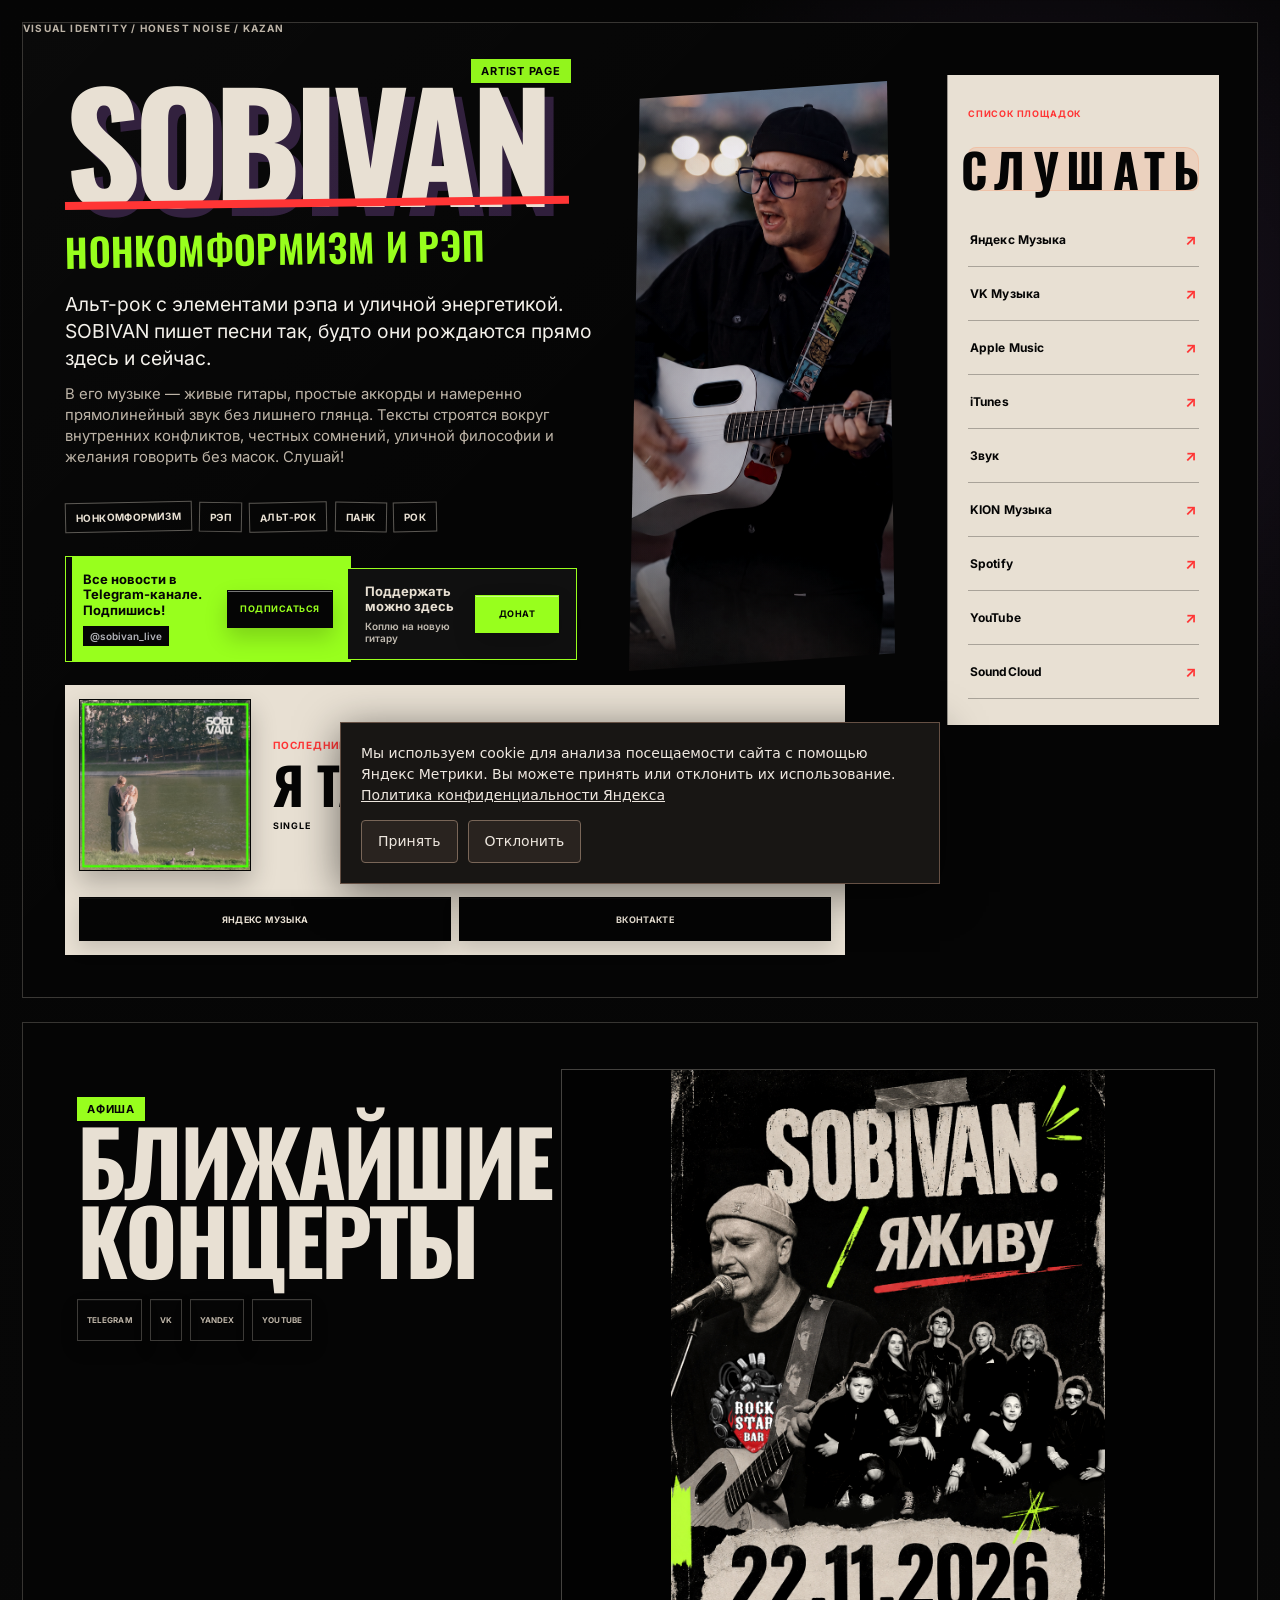
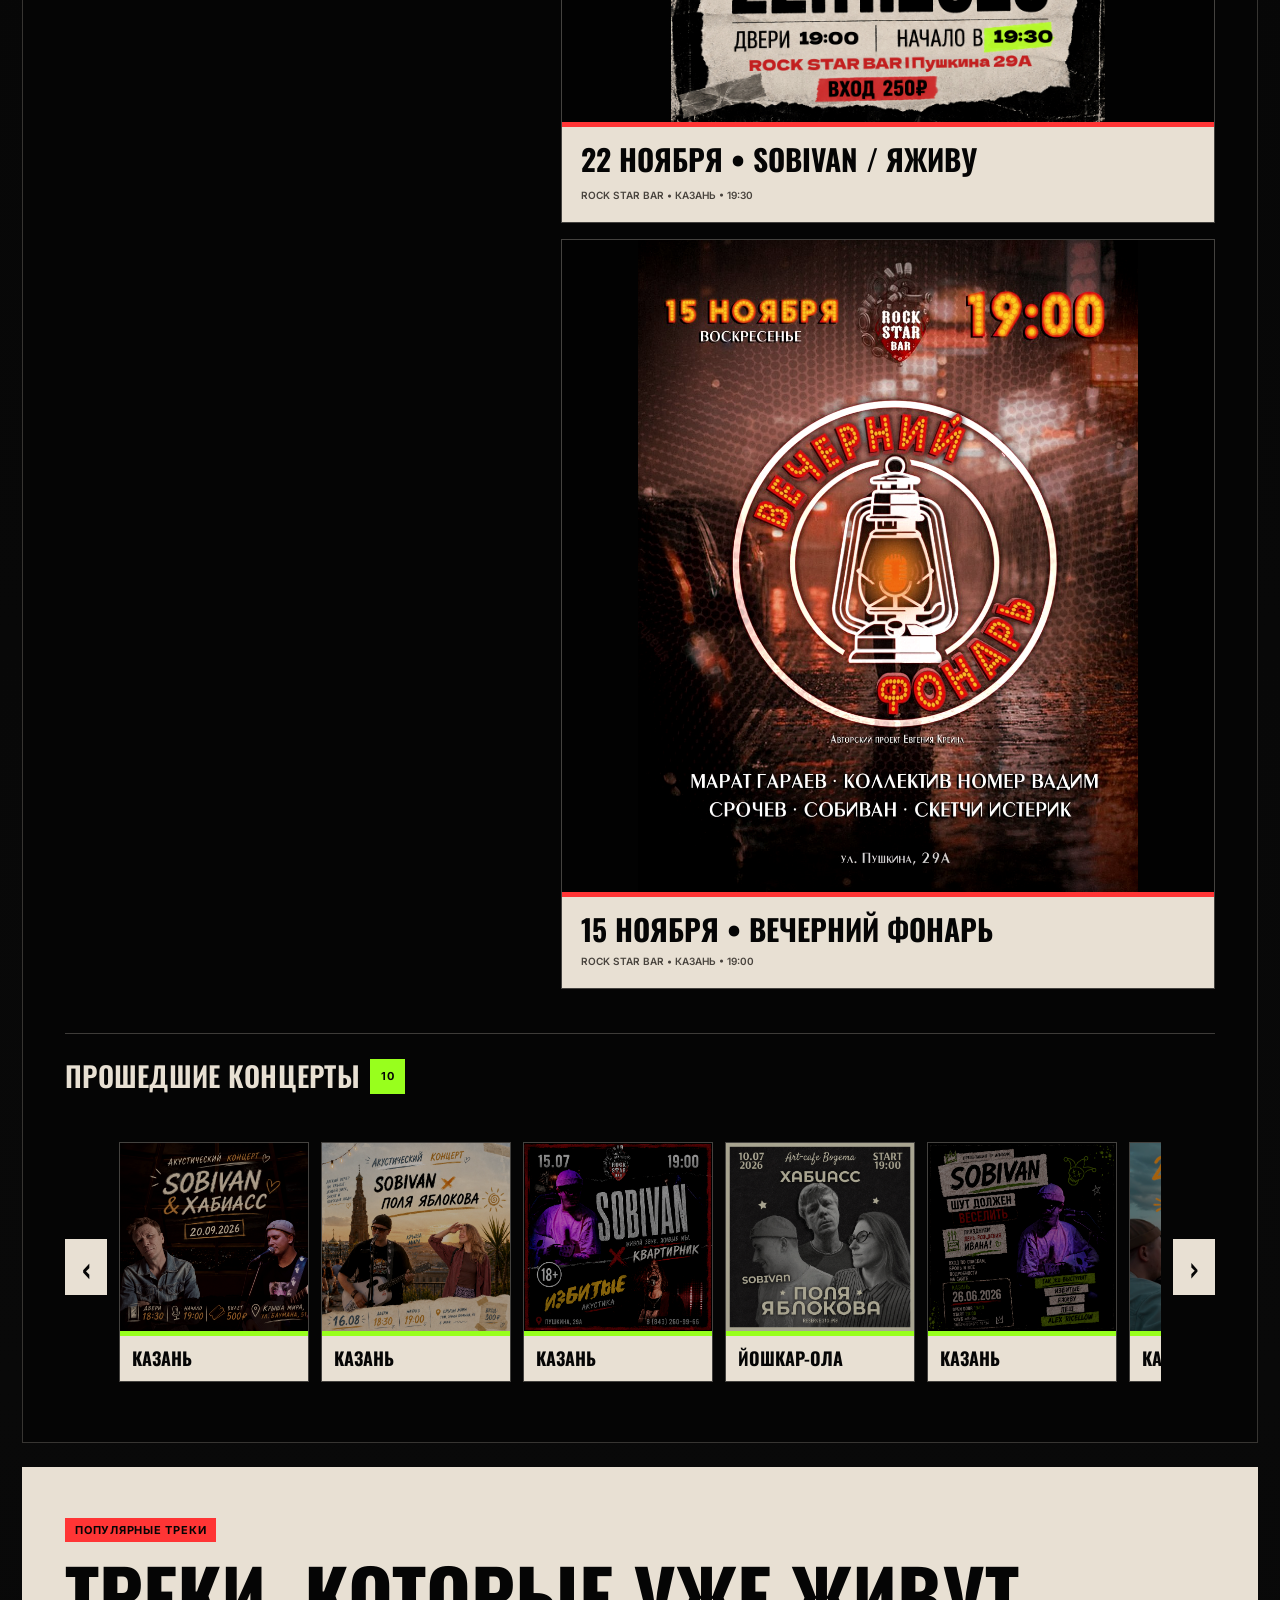
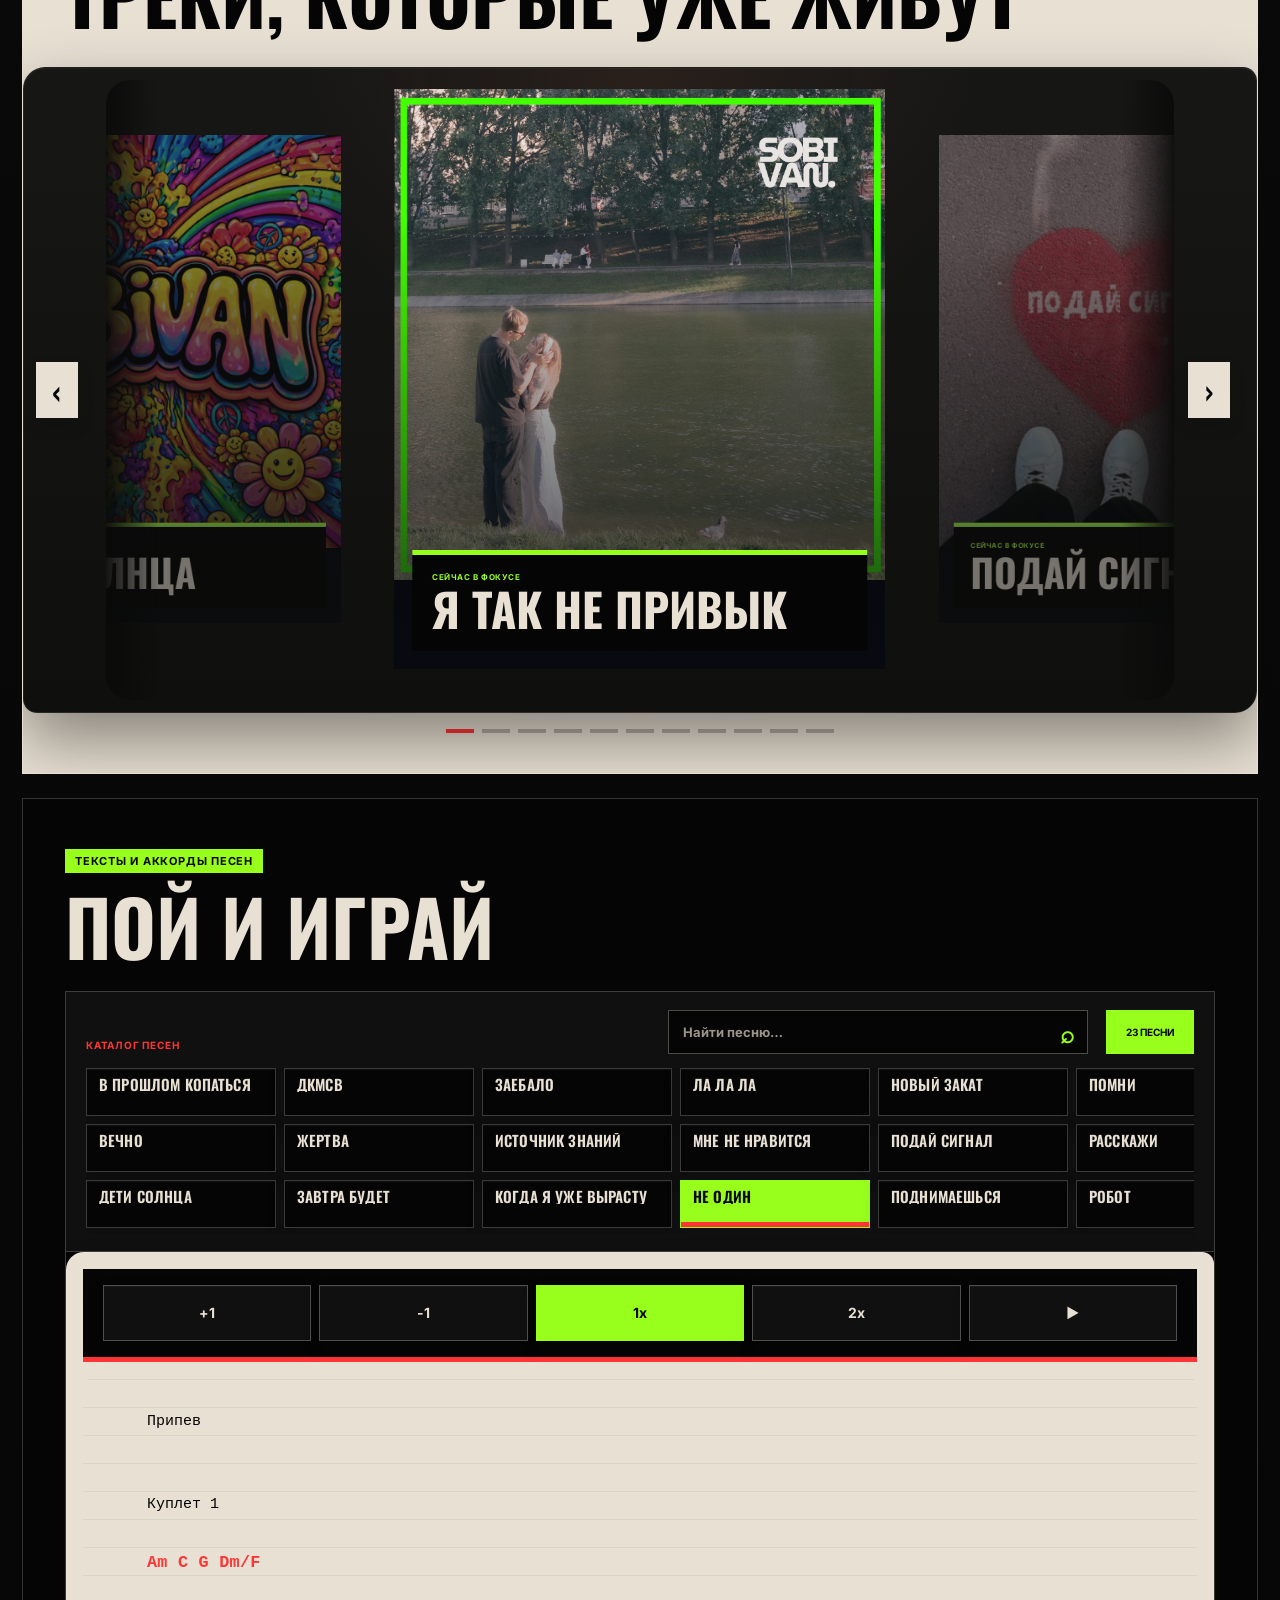
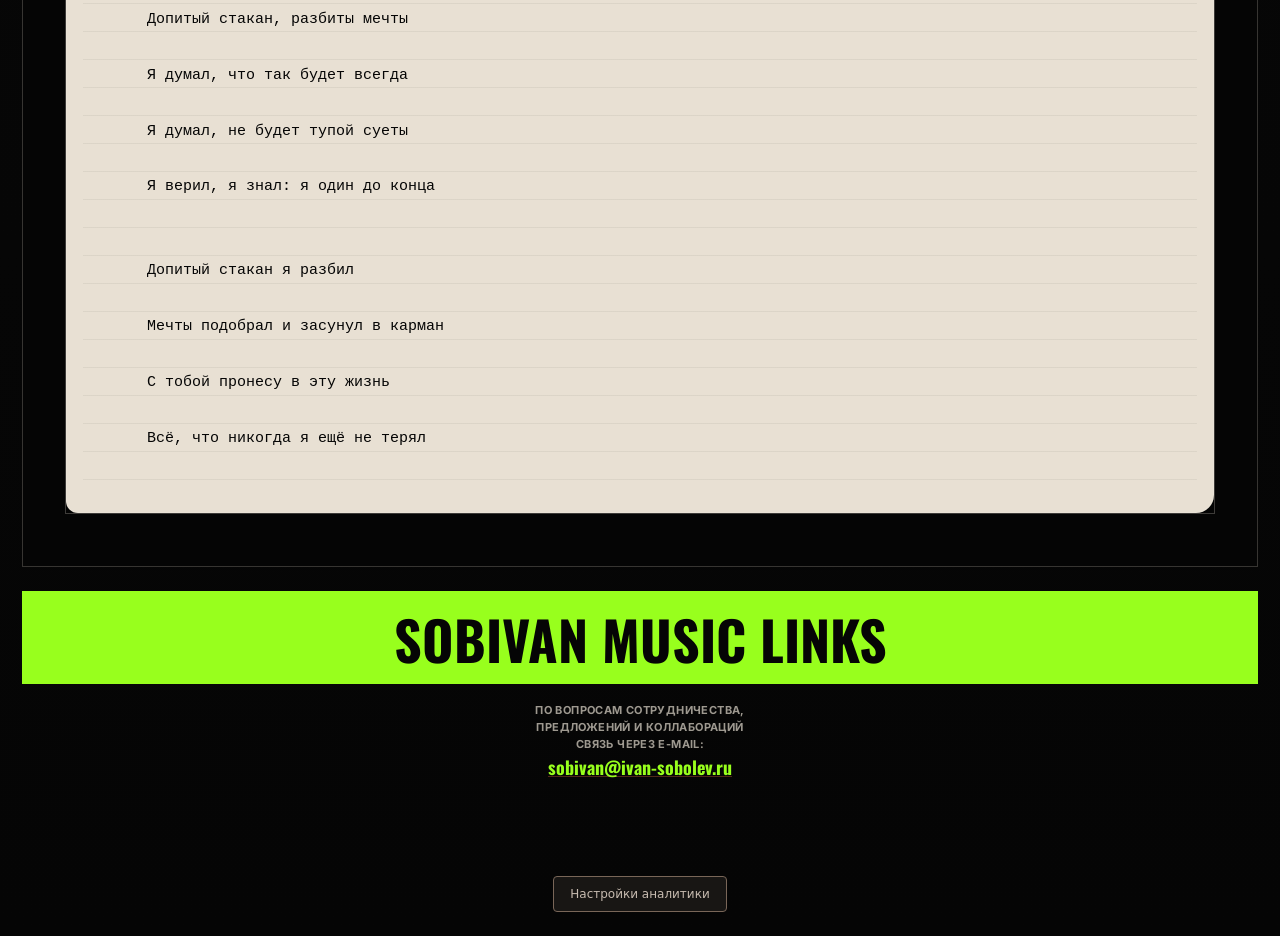
<file: index.html>
<!doctype html>
<html lang="ru">
  <head>
    <meta charset="UTF-8" />
    <meta name="viewport" content="width=device-width, initial-scale=1.0" />
    <title>SOBIVAN | Music Links</title>
    <meta
      name="description"
      content="Визитка музыканта SOBIVAN со ссылками на площадки и творчество."
    />
    <link rel="preconnect" href="https://fonts.googleapis.com" />
    <link rel="preconnect" href="https://fonts.gstatic.com" crossorigin />
    <link
      href="https://fonts.googleapis.com/css2?family=Manrope:wght@400;500;700;800&family=Unbounded:wght@500;700&display=swap"
      rel="stylesheet"
    />
    <link rel="stylesheet" href="./styles.css?v=20260919-2300" />
    <link rel="stylesheet" href="./brandbook-redesign.css?v=1.0.7" />
    <link rel="stylesheet" href="./chords-catalog.css?v=1.2.0" />
    <script src="./analytics-consent.js?v=114260647-2" defer></script>
  </head>
  <body>
    <main class="page">
      <section class="hero">
        <div class="hero-copy">
          <p class="eyebrow hero-eyebrow">Artist Page</p>
          <h1>SOBIVAN</h1>
          <div class="hero-motto">нонкомформизм и рэп</div>
          <div class="hero-photo">
            <img
              src="./IMG_9033-clean.png"
              alt="SOBIVAN выступает с гитарой"
            />
          </div>
          <div class="telegram-banner hero-telegram">
            <span class="banner-copy">
              <strong>Все новости в Telegram-канале. Подпишись!</strong>
              <span class="telegram-handle">
                <span class="telegram-icon" aria-hidden="true">
                  <svg viewBox="0 0 24 24" fill="none" xmlns="http://www.w3.org/2000/svg">
                    <path d="M21.2 4.8L18 19.9c-.2.9-.8 1.1-1.6.7l-4.2-3.1-2 1.9c-.2.2-.4.4-.8.4l.3-4.3 7.8-7c.3-.3-.1-.5-.5-.2l-9.6 6.1-4.1-1.3c-.9-.3-.9-.9.2-1.3l16-6.2c.7-.3 1.4.2 1.2 1.2z" fill="currentColor"/>
                  </svg>
                </span>
                <em>@sobivan_live</em>
              </span>
            </span>
            <a class="banner-action" href="https://t.me/sobivan_live" target="_blank" rel="noreferrer">Подписаться</a>
          </div>
          <div class="donate-banner">
            <span class="banner-copy">
              <span class="donate-title">Поддержать можно здесь</span>
              <span class="donate-text">Коплю на новую гитару</span>
            </span>
            <a class="banner-action" href="https://tips.yandex.ru/guest/payment/3214056" target="_blank" rel="noreferrer">Донат</a>
          </div>
          <div class="lead">
            <p>
              Альт-рок с элементами рэпа и уличной энергетикой. SOBIVAN пишет
              песни так, будто они рождаются прямо здесь и сейчас.
            </p>
            <p>
              В его музыке — живые гитары, простые аккорды и намеренно
              прямолинейный звук без лишнего глянца. Тексты строятся вокруг
              внутренних конфликтов, честных сомнений, уличной философии и
              желания говорить без масок. Слушай!
            </p>
          </div>

          <div class="hero-tags">
            <span>нонкомформизм</span>
            <span>рэп</span>
            <span>альт-рок</span>
            <span>панк</span>
            <span>рок</span>
          </div>
          <section class="release-player" data-release-card>
            <img
              class="release-cover"
              data-release-cover
              src="./covers/releases/tvoya-nezavisimost-vol-2.jpg"
              alt="Обложка последнего релиза SOBIVAN"
            />
            <div class="release-copy">
              <p class="release-kicker" data-release-kicker>Последний релиз</p>
              <strong data-release-title>твоя независимость, Vol. 2</strong>
              <span class="release-type" data-release-meta>single</span>
            </div>
            <div class="release-actions">
              <a
                class="release-link"
                data-release-yandex
                href="https://music.yandex.com/album/43728208/track/155240395?ref_id=8E3B8B9B-8B6E-4116-BDEE-F1F4A4B2D12D&amp;utm_medium=copy_link"
                target="_blank"
                rel="noreferrer"
              >
                Яндекс Музыка
              </a>
              <a
                class="release-link"
                data-release-vk
                href="https://vk.ru/audio474499164_456971412"
                target="_blank"
                rel="noreferrer"
              >
                ВКонтакте
              </a>
            </div>
          </section>
        </div>

        <aside class="links-panel">
          <p class="panel-label">Слушать</p>
          <div class="hero-actions">
            <a class="link-button" href="https://music.yandex.ru/artist/20125266?utm_medium=copy_link" target="_blank" rel="noreferrer">
              Яндекс Музыка
            </a>
            <a class="link-button" href="https://vk.com/artist/sobivan" target="_blank" rel="noreferrer">
              VK Музыка
            </a>
            <a class="link-button" href="https://music.apple.com/us/album/%D0%B7%D0%B0%D0%B2%D1%82%D1%80%D0%B0-%D0%B1%D1%83%D0%B4%D0%B5%D1%82-single/1815285343" target="_blank" rel="noreferrer">
              Apple Music
            </a>
            <a class="link-button" href="https://music.apple.com/us/artist/sobivan/1815285342" target="_blank" rel="noreferrer">
              iTunes
            </a>
            <a class="link-button" href="https://zvuk.com/search?query=SOBIVAN" target="_blank" rel="noreferrer">
              Звук
            </a>
            <a class="link-button" href="https://music.kion.ru/search?text=SOBIVAN" target="_blank" rel="noreferrer">
              KION Музыка
            </a>
            <a class="link-button" href="https://open.spotify.com/search/SOBIVAN" target="_blank" rel="noreferrer">
              Spotify
            </a>
            <a class="link-button" href="https://music.youtube.com/search?q=SOBIVAN" target="_blank" rel="noreferrer">
              YouTube
            </a>
            <a class="link-button" href="https://soundcloud.com/search?q=SOBIVAN" target="_blank" rel="noreferrer">
              SoundCloud
            </a>
          </div>
        </aside>
      </section>

      <section class="poster-card">
        <div class="poster-copy">
          <p class="eyebrow poster-eyebrow">Афиша</p>
          <h2>Ближайшие концерты</h2>
          <div class="social-row">
            <a href="https://t.me/sobivan_live" target="_blank" rel="noreferrer">Telegram</a>
            <a href="https://vk.com/artist/sobivan" target="_blank" rel="noreferrer">VK</a>
            <a href="https://music.yandex.ru/artist/20125266?utm_medium=copy_link" target="_blank" rel="noreferrer">Yandex</a>
            <a href="https://youtube.com/@sobivanmusic2583?si=ARrOoiVS6lwWnsSt" target="_blank" rel="noreferrer">YouTube</a>
          </div>
        </div>
        <div class="poster-grid" data-poster-grid></div>
        <div class="poster-archive-wrap" data-poster-archive-wrap>
          <details class="poster-archive" open>
            <summary class="poster-archive-summary">
              <span>Прошедшие концерты</span>
              <span class="poster-archive-count" data-poster-archive-count>0</span>
            </summary>
            <div class="poster-archive-carousel">
              <button class="poster-archive-nav poster-archive-nav-prev" type="button" aria-label="Предыдущее прошедшее мероприятие" data-archive-prev>‹</button>
              <div class="poster-archive-list" data-poster-archive-list></div>
              <button class="poster-archive-nav poster-archive-nav-next" type="button" aria-label="Следующее прошедшее мероприятие" data-archive-next>›</button>
            </div>
          </details>
        </div>
      </section>

      <section class="tracks-card">
        <div class="section-head">
          <p class="eyebrow tracks-eyebrow">Популярные треки</p>
        </div>
        <div class="track-carousel" data-track-carousel>
          <div class="track-frame">
            <button class="track-nav track-nav-prev" type="button" aria-label="Предыдущий трек" data-track-prev>
              ‹
            </button>
            <div class="track-viewport">
              <div class="track-strip" data-track-strip></div>
            </div>
            <button class="track-nav track-nav-next" type="button" aria-label="Следующий трек" data-track-next>
              ›
            </button>
          </div>
          <div class="track-dots" data-track-dots></div>
        </div>
      </section>

      <section class="chords-card" data-chords>
        <div class="chords-head">
          <p class="eyebrow chords-eyebrow">Тексты и аккорды песен</p>
                    <p class="chords-subtitle">
            
          </p>
        </div>

        <div class="chords-layout">
          <div class="chords-browser">
            <div class="chords-browser-head">
              <div class="chords-browser-title">
                <span>Каталог песен</span>
              </div>
              <label class="chords-search">
                <span class="visually-hidden">Поиск песни</span>
                <input type="search" placeholder="Найти песню…" autocomplete="off" data-song-search />
              </label>
              <span class="chords-browser-count" data-song-count>23 песни</span>
            </div>

            <aside class="chords-sidebar" data-song-nav>
            <button class="chord-song is-active" type="button" data-song-button data-song-id="ne-odin">
              <strong>Не один</strong>
              
            </button>
            <button class="chord-song" type="button" data-song-button data-song-id="deti-solntsa">
              <strong>Дети солнца</strong>
              
            </button>
            <button class="chord-song" type="button" data-song-button data-song-id="zhertva">
              <strong>Жертва</strong>
              
            </button>
            <button class="chord-song" type="button" data-song-button data-song-id="poday-signal">
              <strong>Подай сигнал</strong>
              
            </button>
            <button class="chord-song" type="button" data-song-button data-song-id="novyy-zakat">
              <strong>Новый закат</strong>
              
            </button>
            <button class="chord-song" type="button" data-song-button data-song-id="zavtra-budet">
              <strong>Завтра будет</strong>
              
            </button>
            <button class="chord-song" type="button" data-song-button data-song-id="dkmsv">
              <strong>ДКМСВ</strong>
              
            </button>
            <button class="chord-song" type="button" data-song-button data-song-id="ya-dumal">
              <strong>Я думал</strong>
              
            </button>
            <button class="chord-song" type="button" data-song-button data-song-id="vechno">
              <strong>Вечно</strong>
              
            </button>
            <button class="chord-song" type="button" data-song-button data-song-id="istochnik-znaniy">
              <strong>Источник знаний</strong>
              
            </button>
            <button class="chord-song" type="button" data-song-button data-song-id="rasskazhi">
              <strong>Расскажи</strong>
              
            </button>
            <button class="chord-song" type="button" data-song-button data-song-id="la-la-la">
              <strong>Ла ла ла</strong>
              
            </button>
            <button class="chord-song" type="button" data-song-button data-song-id="podnimaeshsya">
              <strong>Поднимаешься</strong>
              
            </button>
            <button class="chord-song" type="button" data-song-button data-song-id="mne-ne-nravitsya">
              <strong>Мне не нравится</strong>
              
            </button>
            <button class="chord-song" type="button" data-song-button data-song-id="silnyy">
              <strong>Сильный</strong>
              
            </button>
            <button class="chord-song" type="button" data-song-button data-song-id="robot">
              <strong>Робот</strong>
              
            </button>
            <button class="chord-song" type="button" data-song-button data-song-id="ya-hochu">
              <strong>Я хочу</strong>
              
            </button>
            <button class="chord-song" type="button" data-song-button data-song-id="ya-tak-ne-privyk">
              <strong>Я так не привык</strong>

            </button>
            <button class="chord-song" type="button" data-song-button data-song-id="v-proshlom-kopatsya">
              <strong>В прошлом копаться</strong>
              
            </button>
            <button class="chord-song" type="button" data-song-button data-song-id="tvoya-nezavisimost">
              <strong>Твоя независимость</strong>
              
            </button>
            <button class="chord-song" type="button" data-song-button data-song-id="kogda-ya-uzhe-vyrastu">
              <strong>Когда я уже вырасту</strong>
              
            </button>
            <button class="chord-song" type="button" data-song-button data-song-id="pomni">
              <strong>Помни</strong>
              
            </button>
            <button class="chord-song" type="button" data-song-button data-song-id="zaebalo">
              <strong>Заебало</strong>
              
            </button>
            </aside>
            <p class="chords-empty" data-song-empty hidden>Ничего не найдено</p>
          </div>

          <div class="chords-viewer">
            <div class="chords-toolbar">
              <div class="chords-actions">
                <button type="button" data-transpose="1">+1</button>
                <button type="button" data-transpose="-1">-1</button>
                <button type="button" class="chords-speed is-active" data-speed="1">1x</button>
                <button type="button" class="chords-speed" data-speed="2">2x</button>
                <button type="button" class="chords-autoscroll" data-auto-scroll aria-label="запустить автоскролл">▶</button>
              </div>
            </div>

            <p class="chords-missing-note" data-chords-missing hidden>
              Аккорды для этой песни уточняются. Текст уже можно читать и прокручивать.
            </p>

            <pre class="chords-sheet"><code data-song-sheet>Припев

Куплет 1
Am C G Dm/F
Допитый стакан, разбиты мечты
Я думал, что так будет всегда
Я думал, не будет тупой суеты
Я верил, я знал: я один до конца</code></pre>
          </div>
        </div>
      </section>

      <footer class="footer">
        <p>SOBIVAN music links</p>
        <p class="footer-note">
          По вопросам сотрудничества,
          <br />
          предложений и коллабораций
          <br />
          связь через e-mail:
          <br />
          <a href="mailto:sobivan@ivan-sobolev.ru">sobivan@ivan-sobolev.ru</a>
        </p>
      </footer>
    </main>
    <script>
      (() => {
        const releaseCard = document.querySelector("[data-release-card]");

        function applyReleaseData(data) {
          if (!releaseCard || !data || data.enabled === false) {
            return;
          }

          const cover = releaseCard.querySelector("[data-release-cover]");
          const kicker = releaseCard.querySelector("[data-release-kicker]");
          const title = releaseCard.querySelector("[data-release-title]");
          const meta = releaseCard.querySelector("[data-release-meta]");
          const yandex = releaseCard.querySelector("[data-release-yandex]");
          const vk = releaseCard.querySelector("[data-release-vk]");
          const embed = releaseCard.querySelector("[data-release-embed]");
          const iframe = releaseCard.querySelector("[data-release-iframe]");

          if (cover && data.cover) {
            cover.src = data.cover;
            cover.alt = `Обложка релиза ${data.title || "SOBIVAN"}`;
          }

          if (kicker && data.kicker) {
            kicker.textContent = data.kicker;
          }

          if (title && data.title) {
            title.textContent = data.title;
          }

          if (meta && data.meta) {
            meta.textContent = data.meta;
          }

          if (yandex && data.yandexUrl) {
            yandex.href = data.yandexUrl;
          }

          if (vk && data.vkUrl) {
            vk.href = data.vkUrl;
          }

          if (embed && iframe) {
            if (data.embedUrl) {
              iframe.src = data.embedUrl;
              embed.hidden = false;
            } else {
              iframe.removeAttribute("src");
              embed.hidden = true;
            }
          }
        }

        if (releaseCard) {
          fetch("./latest-release.json", { cache: "no-store" })
            .then((response) => (response.ok ? response.json() : null))
            .then((data) => {
              if (data) {
                applyReleaseData(data);
              }
            })
            .catch(() => {});
        }

        const hero = document.querySelector(".hero");
        const panel = document.querySelector(".links-panel");

        if (!hero || !panel) {
          return;
        }

        let baseTop = 0;
        let maxShift = 0;
        let startScroll = 0;
        let ticking = false;
        let currentShift = 0;
        let targetShift = 0;
        let animationFrame = 0;

        function updateMetrics() {
          panel.style.setProperty("--links-panel-shift", "0px");

          baseTop = parseFloat(getComputedStyle(panel).top) || 0;
          const isMobile = window.matchMedia("(max-width: 820px)").matches;
          const release = hero.querySelector(".release-player");

          if (isMobile && release) {
            const heroRect = hero.getBoundingClientRect();
            const releaseRect = release.getBoundingClientRect();
            const releaseTop = releaseRect.top - heroRect.top;

            maxShift = Math.max(
              0,
              releaseTop - panel.offsetHeight - baseTop - 18
            );
          } else {
            maxShift = 0;
          }
          startScroll = window.scrollY + hero.getBoundingClientRect().top;
        }

        function renderPanelMotion() {
          ticking = false;

          targetShift = Math.min(
            Math.max(window.scrollY - startScroll, 0),
            maxShift
          );

          if (!animationFrame) {
            animatePanel();
          }
        }

        function animatePanel() {
          currentShift += (targetShift - currentShift) * 0.13;

          if (Math.abs(targetShift - currentShift) < 0.12) {
            currentShift = targetShift;
          }

          panel.style.setProperty(
            "--links-panel-shift",
            `${currentShift.toFixed(2)}px`
          );

          if (Math.abs(targetShift - currentShift) > 0.12) {
            animationFrame = window.requestAnimationFrame(animatePanel);
          } else {
            animationFrame = 0;
          }
        }

        function requestRender() {
          if (ticking) {
            return;
          }

          ticking = true;
          window.requestAnimationFrame(renderPanelMotion);
        }

        updateMetrics();
        renderPanelMotion();

        window.addEventListener("scroll", requestRender, { passive: true });
        window.addEventListener("resize", () => {
          updateMetrics();
          requestRender();
        });
      })();

      (() => {
        const carousel = document.querySelector("[data-track-carousel]");

        if (!carousel) {
          return;
        }

        const tracks = [
          {
            title: "Я так не привык",
            artist: "SOBIVAN",
            image: "./covers/releases/ya-tak-ne-privyk.jpg",
            link: "https://music.yandex.com/album/44164484?ref_id=CF2725C0-1ABF-409D-A783-55C886642B25&utm_medium=copy_link",
          },
          {
            title: "Подай сигнал",
            artist: "SOBIVAN",
            image: "./IMG_6470.JPG",
            link: "https://music.yandex.ru/search?text=SOBIVAN%20%D0%9F%D0%BE%D0%B4%D0%B0%D0%B9%20%D1%81%D0%B8%D0%B3%D0%BD%D0%B0%D0%BB",
          },
          {
            title: "расскажи",
            artist: "SOBIVAN",
            image: "./IMG_6472.JPG",
            link: "https://music.yandex.ru/search?text=SOBIVAN%20%D1%80%D0%B0%D1%81%D1%81%D0%BA%D0%B0%D0%B6%D0%B8",
          },
          {
            title: "я думал",
            artist: "SOBIVAN",
            image: "./IMG_6471.JPG",
            link: "https://music.yandex.ru/search?text=SOBIVAN%20%D1%8F%20%D0%B4%D1%83%D0%BC%D0%B0%D0%BB",
          },
          {
            title: "Завтра будет",
            artist: "SOBIVAN",
            image: "./завтра будет.jpg",
            link: "https://music.yandex.ru/search?text=SOBIVAN%20%D0%B7%D0%B0%D0%B2%D1%82%D1%80%D0%B0%20%D0%B1%D1%83%D0%B4%D0%B5%D1%82",
          },
          {
            title: "дкмсв",
            artist: "SOBIVAN",
            image: "./дкмсв обложка.jpg",
            link: "https://music.yandex.ru/search?text=SOBIVAN%20%D0%B4%D0%BA%D0%BC%D1%81%D0%B2",
          },
          {
            title: "я хочу",
            artist: "SOBIVAN",
            image: "./covers/tracks/ya-hochu.jpg",
            link: "https://music.yandex.com/album/43004555/track/153511798?ref_id=01FBF79A-D601-484A-8C86-E64B9F19A2D9&utm_medium=copy_link",
          },
          {
            title: "в прошлом копаться",
            artist: "SOBIVAN",
            image: "./covers/tracks/v-proshlom-kopatsya.jpg",
            link: "https://music.yandex.com/album/43528193/track/154752006?ref_id=E67C2590-97FE-4B59-B533-6B6D83DDE7AF&utm_medium=copy_link",
          },
          {
            title: "внутрянка",
            artist: "SOBIVAN",
            note: "EP / альбом",
            image: "./covers/tracks/vnutryanka.jpg",
            link: "https://music.yandex.com/album/42389549?ref_id=7F511267-D7B5-419B-888D-BD8D783AE9E8&utm_medium=copy_link",
          },
          {
            title: "поднимаешься",
            artist: "SOBIVAN",
            image: "./covers/tracks/podnimaeshsya.jpg",
            link: "https://music.yandex.com/album/42389549/track/151303122?ref_id=B277CFC3-65D3-4D33-9F16-918C511A6ED1&utm_medium=copy_link",
          },
          {
            title: "дети солнца",
            artist: "SOBIVAN",
            image: "./covers/tracks/deti-solntsa.jpg",
            link: "https://music.yandex.com/album/41288577/track/149570107?ref_id=620FA750-4C61-40F0-8BFF-0B8C136928F5&utm_medium=copy_link",
          },
        ];
        const copyCount = 3;
        const centerCopy = Math.floor(copyCount / 2);
        const loopedTracks = Array.from({ length: copyCount }, () => tracks).flat();

        const strip = carousel.querySelector("[data-track-strip]");
        const viewport = carousel.querySelector(".track-viewport");
        const prevButton = carousel.querySelector("[data-track-prev]");
        const nextButton = carousel.querySelector("[data-track-next]");
        const dotsWrap = carousel.querySelector("[data-track-dots]");
        dotsWrap.innerHTML = tracks.map((_, index) => `<button class="track-dot${index === 0 ? " is-active" : ""}" type="button" aria-label="Трек ${index + 1}"></button>`).join("");
        const dots = Array.from(carousel.querySelectorAll(".track-dot"));
        let activeIndex = 0;
        let visualIndex = tracks.length * centerCopy;
        let timer = 0;
        let slideBasis = 72;
        let slideWidth = 0;
        let slideGap = 14;
        let touchStartX = 0;
        let touchDeltaX = 0;
        let isAnimatingLoopReset = false;
        let carouselIsVisible = !("IntersectionObserver" in window);

        strip.innerHTML = loopedTracks
          .map(
            (track) => `
              <a class="track-slide" href="${track.link}" target="_blank" rel="noreferrer">
                <img src="${track.image}" alt="${track.title}" loading="lazy" decoding="async" />
                <div class="track-slide-meta">
                  <p class="track-kicker">Сейчас в фокусе</p>
                  <strong>${track.title}</strong>
                  ${track.note ? `<span>${track.note}</span>` : ""}
                </div>
              </a>
            `
          )
          .join("");

        const slides = Array.from(strip.querySelectorAll(".track-slide"));

        function updateCarouselMetrics() {
          slideBasis =
            parseFloat(
              getComputedStyle(carousel).getPropertyValue("--track-slide-basis")
            ) || 72;
          slideGap = parseFloat(getComputedStyle(strip).columnGap) || 14;
          slideWidth = viewport.clientWidth * (slideBasis / 100);
        }

        function updateDots() {
          slides.forEach((slide, slideIndex) => {
            const isActive = slideIndex % tracks.length === activeIndex;

            slide.classList.toggle("is-active", isActive);
            slide.setAttribute("aria-hidden", isActive ? "false" : "true");
          });

          dots.forEach((dot, dotIndex) => {
            dot.classList.toggle("is-active", dotIndex === activeIndex);
          });
        }

        function setStripPosition(withTransition = true) {
          strip.style.transition = withTransition
            ? "transform 720ms cubic-bezier(0.16, 1, 0.3, 1)"
            : "none";
          const offset =
            viewport.clientWidth / 2 -
            slideWidth / 2 -
            visualIndex * (slideWidth + slideGap);
          strip.style.transform = `translateX(${offset}px)`;
        }

        function renderTrack(index, { immediate = false } = {}) {
          activeIndex = index;
          visualIndex = tracks.length * centerCopy + index;
          setStripPosition(!immediate);
          updateDots();
        }

        function goToNext() {
          if (isAnimatingLoopReset) {
            return;
          }

          activeIndex = (activeIndex + 1) % tracks.length;
          visualIndex += 1;
          setStripPosition(true);
          updateDots();
        }

        function goToPrev() {
          if (isAnimatingLoopReset) {
            return;
          }

          activeIndex = (activeIndex - 1 + tracks.length) % tracks.length;
          visualIndex -= 1;
          setStripPosition(true);
          updateDots();
        }

        function startRotation() {
          window.clearInterval(timer);

          if (!carouselIsVisible || document.hidden) {
            return;
          }

          timer = window.setInterval(() => {
            goToNext();
          }, 3200);
        }

        dots.forEach((dot, index) => {
          dot.addEventListener("click", () => {
            renderTrack(index);
            startRotation();
          });
        });

        prevButton?.addEventListener("click", () => {
          goToPrev();
          startRotation();
        });

        nextButton?.addEventListener("click", () => {
          goToNext();
          startRotation();
        });

        strip.addEventListener("transitionend", () => {
          const minIndex = tracks.length;
          const maxIndex = tracks.length * (copyCount - 1) - 1;

          if (visualIndex >= minIndex && visualIndex <= maxIndex) {
            return;
          }

          isAnimatingLoopReset = true;
          const resetIndex = tracks.length * centerCopy + activeIndex;

          window.requestAnimationFrame(() => {
            strip.classList.add("is-resetting");
            strip.style.transition = "none";
            visualIndex = resetIndex;
            const offset =
              viewport.clientWidth / 2 -
              slideWidth / 2 -
              visualIndex * (slideWidth + slideGap);
            strip.style.transform = `translateX(${offset}px)`;
            strip.getBoundingClientRect();

            window.requestAnimationFrame(() => {
              strip.style.transition =
                "transform 720ms cubic-bezier(0.16, 1, 0.3, 1)";
              strip.classList.remove("is-resetting");
              isAnimatingLoopReset = false;
            });
          });
        });

        viewport?.addEventListener(
          "touchstart",
          (event) => {
            touchStartX = event.touches[0]?.clientX || 0;
            touchDeltaX = 0;
            window.clearInterval(timer);
          },
          { passive: true }
        );

        viewport?.addEventListener(
          "touchmove",
          (event) => {
            touchDeltaX = (event.touches[0]?.clientX || 0) - touchStartX;
          },
          { passive: true }
        );

        viewport?.addEventListener("touchend", () => {
          if (Math.abs(touchDeltaX) > 36) {
            if (touchDeltaX < 0) {
              goToNext();
            } else {
              goToPrev();
            }
          }

          startRotation();
        });

        carousel.addEventListener("mouseenter", () => window.clearInterval(timer));
        carousel.addEventListener("mouseleave", startRotation);
        carousel.addEventListener("touchstart", () => window.clearInterval(timer), {
          passive: true,
        });
        carousel.addEventListener("touchend", startRotation);

        window.addEventListener("resize", () => {
          updateCarouselMetrics();
          setStripPosition(false);
          updateDots();
        });

        if ("IntersectionObserver" in window) {
          const carouselObserver = new IntersectionObserver(
            ([entry]) => {
              carouselIsVisible = Boolean(entry?.isIntersecting);
              startRotation();
            },
            { rootMargin: "160px 0px", threshold: 0.01 }
          );
          carouselObserver.observe(carousel);
        }

        document.addEventListener("visibilitychange", startRotation);

        updateCarouselMetrics();
        renderTrack(0, { immediate: true });
        startRotation();
      })();

      (() => {
        const chordsBlock = document.querySelector("[data-chords]");

        if (!chordsBlock) {
          return;
        }

        const songs = {
          "ne-odin": {
            title: "Не один",
            text: `Припев

Куплет 1
Am C G Dm/F
Допитый стакан, разбиты мечты
Я думал, что так будет всегда
Я думал, не будет тупой суеты
Я верил, я знал: я один до конца

Допитый стакан я разбил
Мечты подобрал и засунул в карман
С тобой пронесу в эту жизнь
Всё, что никогда я ещё не терял

Припев
C G
Однажды уйдут холода
Dm F
Однажды наступит в мире весна
Мы вместе с тобой навсегда
Пока твою руку держит рука

И пусть будет трудно сейчас
Пусть наши движения скрывает страх
Не отпущу ни на миг
Тот лучик света, что сквозь тучку проник

Куплет 2
Всё, что когда-то с кем делал, казалось: глупая затея вышла
Руки опускаются, как будто в руках ты держишь груз килограммов триста
Тело покидают силы, и кажется — уходит двадцать один грамм, последний
Ты жадно вспоминаешь всё, что когда-то несмело прожил до секунды посмертно

Тебя окружили, зажали в котёл и кричат: «Сдавайся быстро
В плену ты будешь сохранён, приятель, как сохраняют картины на дорогих выставках
Зачем сопротивляться? Просто сдай оружие и выйди из боя
Мы обещаем тебе достойную жизнь до достойного гроба

Кажется, выход только один, и выход достаточно мрачный
Всё как обычно: ты либо победил, либо, как всегда, простой неудачник
И так вот во всём — сделал выводы о своей жизни поспешно
Но рядом с моим плечом другое плечо, опора, сила, надежда

Всё верно: выбор был сделан давно, и сделан выбор был верно
Я не один и никогда не буду один, как бы вы там ни хотели
Вам не сломить человека, который уже был когда-то сломлен
Но сломлен не так, как вы предрекали: морально я был подготовлен

Последней строчкой опишу последний миг, который мне дан
Жаль, не курю — тогда бы получился поэпичней финал
Допил, поставил и разбил гранёной жизни стакан
Я достаю мечты и убираю их обратно в карман

Припев
D A
Однажды уйдут холода
Em G
Однажды наступит в мире весна
Мы вместе с тобой навсегда
Пока твою руку держит рука

И пусть будет трудно сейчас
Пусть наши движения скрывает страх
Не отпущу ни на миг
Тот лучик света, что сквозь тучку проник`,
          },
          "deti-solntsa": {
            title: "Дети солнца",
            text: `Куплет 1
G
Солнце медленно передвигалось по ветру
D
А мы на ракете, брат, да, на ракете
Em
Джа нас встретит, там смеются дети
C
Там нас ждёт созерцание нашей планеты

Мы не парим мозги никому
Дети солнца живут так, как я живу
Улетая в небо, улетая, туууда
Туда, где нам светит sunshine-звезда

Над пыльным урбаном поют свои колонки
В эти перепонки, муравьёв перепонки
Заливают системы, сдвиги
Гиги, гиги, гигабайты, крики

Миру — мир, война нам не к чему
Дети солнца живут так, как я живу
Вавилон пал, свои песни спел и крыто
Одинокий воин, твоя карта бита

Бита, не слышно, регги, peace, браза
Подпевай под гитару мирные рассказы
И уже настанет детям солнца праздник
Ракета улетела, никого на базе

Припев
Мы взлетим с тобой по воле неба
Посетим места, где никто ни разу не был
Глаза на свет, и в душе моей регги
Ты поверь, что в душе моей регги

Куплет 2
Огненный шар летит куда-то не спеша
Туда, вдаль, а за ним летит моя душа
Что же, жаль, как жало хуже ножа
В ножнах смерти, в её сети моя душа

Мы там искали с тобой своё солнце
Всё разделив братьям, разделив на порции
Peace, happy в больших пропорциях
Солнце светит в наше оконце

Ты подпевай так, как мы подпевали
Нет войне, нет насилию, зла не знали
Глаза в небо, Джа, мы к себе звали
Джа мы ждали — и пришёл Джами

Небо в пыли, все сети скручены
Рассвет настанет, и мы уже измучены
Солнце встанет, осветит наши крыши
Дым всё выше и выше, выше и выше

Взлетим мы, память не оставим
Падшие в бою, падшие в сердцах, восстанут
Всё спокойно, никакой тревоги
Не забывай, ведь мы под крылом у Бога

Песни уж спеты, кончаются фразы
Подпевай под гитару мирные рассказы
И уже настанет детям солнца праздник
Ракета улетела, никого на базе

Припев
Мы взлетим с тобой по воле неба
Посетим места, где ещё никто не был
Глаза на свет, и в душе моей регги
Ты поверь, что в душе моей регги`,
          },
          "zhertva": {
            title: "Жертва",
            text: `F#m Gm Am A#m
Всё, что ты есть, навязано обществом
Из новой красивой рекламы
Всякий раз, когда думаешь, что по-другому нельзя
Поищи, где та мысль взяла начало

Никогда не ищи, кому выгодно, ища того
Для кого выгода — главное
Переступая через всё человеческое
Главное — втюхать свои товары

Вся твоя жизнь — маркетинговое исследование
Всё создано для твоего потребления
Вершиной жизни, без капли сомнения
Будет айфон нового поколения

И даже чтобы разобраться, что хочется в жизни
Тебе нужна сраная карта желаний
Только так, через запросы дебильные
Макбук, айпад, отдых и так далее

Ты найдёшь своё искреннее желание
И вот ты такой весь одухотворённый
Весь такой правильный
Расширил сознание, ешь БАДы килограммами

Ты так и не понял, что происходит
Со своим сраным мнением
Ты всё ещё живёшь потреблением
Мы не то, что мы едим
Мы — то, что мы о себе думаем
Каждый твой поступок продуман, пойми, недоумок
Маркетолог — человек не глупый

Чё я такой злой, чё я такой строгий, ты серьёзно
Тут всякие цыгане говорят, что вылечили опухоль мозга
Делая заявления из серии
Что нужно просто загадать желание
И вот корешки этого цирка подсчитаны, прибыль попилена
Но не по-честному, а чтобы наебать государство

Ведь оно не может дать то, что ты хочешь
Тебе всего и всегда будет мало
Тебе так сказали, все твои мысли придуманы кем-то
Будь то оппозиция или Кремль — не важно
Важно лишь понять
Что конкретно для тебя имеет значение
Близкие, друзья, работа или ещё что-то
Что-то, что делает твою жизнь проще и лучше

Ведь даже в айфоне нет ничего плохого
Если он тебе действительно нужен
Мысль текста простая, но очень глубокая
Сейчас Атлант расправит плечи
И мои слова станут для тебя откровением
Как явление предтечи пророка
Мы — то, что мы едим
Мы — то, что мы о себе думаем, и только`,
          },
          "poday-signal": {
            title: "Подай сигнал",
            text: `C#m G# A Em

Куплет 1
Полный карман обещаний
Сегодня точно не буду
Сегодня точно не пьяный
Сегодня не приду утром

Не будет СМС странных
Не будет громких скандалов
Но если ты так захочешь
Вернусь к тебе, обещаю

Я обещаю, что больше
Никаких обещаний
Я сохраню, что осталось
И перемножить стараюсь

С тобой как без сигареты
Мне лучше, но не хватает
Давай вернём всё как было
Но без пустых обещаний

Припев
Я бы нашёл тебя из сотен
Я б распознал твои движения
Услышал из тысяч голосов
Будет достаточно только мгновения

Я бы пришёл к тебе
Только подай сигнал, молю тебя
Только подай сигнал, молю тебя
Только подай сигнал

Куплет 2
Будет достаточно маленькой искры
Или шёпота ветра
Будет достаточно квадратного сантиметра
Я распознаю из тысяч людей на площади в центре
Смогу отыскать, только дай сигнал мне

Будет мало просто найти
Или просто заметить мне
Будет мало отыскать и идти дальше не вместе
У бесконечности есть свой размер
Но его недостаточно
Только подай сигнал, я умоляю тебя

Припев
Я бы нашёл тебя из сотен
Я б распознал твои движения
Услышал из тысяч голосов
Будет достаточно только мгновения

Я бы пришёл к тебе
Только подай сигнал, молю тебя
Только подай сигнал, молю тебя
Только подай сигнал

Куплет 3
Просто верить — и всё
Этого хватит сполна
Просто идти до конца
И верить в чудеса

Мы друг без друга не сможем
Ты — свет в моей душе
Только подай сигнал
И я приду к тебе`,
          },
          "novyy-zakat": {
            title: "Новый закат",
            text: `Капо 4 лад

Dm
Стрела горизонта пронзает
Ярко-оранжевый новый закат
Am
К чёрту сомнения, трепет, волнения
Идём наугад
Лучше упасть и подняться заново
Тысячу раз подряд
Чем вообще не пытаться ворваться
И себе доказать

Стрела горизонта пронзает
Ярко-оранжевый новый закат
К чёрту сомнения, трепет, волнения
Идём наугад
Лучше упасть и подняться заново
Тысячу раз подряд
Чем вообще не пытаться ворваться
И себе доказать

Что ты такой же, как все
И ничего тебе в этой жизни больше не светит
Что ты не сможешь добиться любви
От той леди на этой планете
И ничего, кроме унылой работы
Без перспективы, больше не будет
Достигнув свой пик, ты остановился
Плывёшь по течению изломанных судеб

Лишней мороки тебе никогда и нигде не хотелось
Просто прожить этот день, никому не мешая
Лёжа в постели
Без канители новую жизнь
С новой недели ждёшь наугад
Стрела горизонта пронзает
Ярко-оранжевый новый закат

Стрела горизонта пронзает
Ярко-оранжевый новый закат
К чёрту сомнения, трепет, волнения
Идём наугад
Лучше упасть и подняться заново
Тысячу раз подряд
Чем вообще не пытаться ворваться
И себе доказать

Что ты сильней
Ты сильней этой жизни
Ты смотришь на мир
Через ясную призму
Всем доказать
Что ты можешь получше
Лучше, чем было, —
Это не трудно

Трудно смотреть на себя
И своё обвисшее пузо
Разве об этом ты в детстве мечтал
Стадионы, концерты — где это, слушай

Слушай свой внутренний голос
Слушай своё вдохновение
Вайбы поймай и гармонию тела
Чтобы выплеснуть всё в это стихотворение
Пиши каждый миг
Пусть даже без цели
Пишу свои тексты пока наугад
Стрела горизонта пронзает
Ярко-оранжевый новый закат

Стрела горизонта пронзает
Ярко-оранжевый новый закат
К чёрту сомнения, трепет, волнения
Идём наугад
Лучше упасть и подняться заново
Тысячу раз подряд
Чем вообще не пытаться ворваться
И себе доказать

После удара поднялся
Ведь в жизни будет много преград
Чужие советы не слушать отныне —
Это бессмысленный дар
Всё, что получится, будет потом
А пока — наугад
Стрела горизонта пронзает
Ярко-оранжевый новый закат`,
          },
          "zavtra-budet": {
            title: "Завтра будет",
            text: `G# Em Hm C#

Куплет 1
Я смотрю в окно и вижу лишь серость
Закрываю глаза и вижу лишь темень
Я один в этой комнате, что же мне делать
Выход только один, но достаточно смелый

Самоанализ — неблагодарное дело
Выйти из зоны комфорта, в которой ты не был
Я смотрю в окно и вижу лишь выход
Предрассудки долой: ты один во Вселенной

Припев
Когда нет настроения говорить ни о чём
Когда хочешь убежать от всех, всех, всех
Дальше будет хуже, поверь, дурачок
Сегодня худший день, но завтра будет

Нет желанья творить и желанья делать
Ты хотел бы спалить — так сжигай всё смело
Дальше будет хуже, поверь, дурачок
Сегодня худший день, но завтра будет

Куплет 2
Завтра точно будет, и не важно, если
Будет хуже, чем вчера, — ты пройдёшь успешно
Вся жизнь не может быть чёрной полосой
Открой глаза и посмотри, кто рядом с тобой

Не нужно ныть и ждать, что всё дадут легко
Не нужно думать, что сейчас просто тяжело
Всё, что с тобой сейчас, — выбор твоих действий
А каждое действие несёт последствия

Ты должен отвечать за все свои дела
Просто сделай вывод и их не повторяй
Даже если сейчас комната пуста
Выход есть, не один, выход есть всегда`,
          },
          "dkmsv": {
            title: "День когда мы создали свою вселенную (ДКМСВ)",
            text: `Припев
C
Помню, словно было вчера
C
День знакомства тебя со мной
Em
Я не понял тогда сперва
Em
Как безмерно мне повезло
F
Я смотрю тебе прямо в глаза
F
Мы с тобой уже бессмертны
G
Знай, что я никогда не забуду
G
День, когда мы создали вселенную

Куплет 1
Атом за атомом, кирпич за кирпичиком
Мы строим свою небольшую утопию
Тридцать квадратных метров пространства творчества —
Это наша личная территория
Защита от внешнего мира
Купол из личностных убеждений
Саркофаг упрёков не пропустит излучений
Но без него не ощущаю себя полноценным

Помню тот день, как будто он был вчера
Как будто не было ещё десяти лет путешествия
Всё, через что мы прошли, точно было не зря
Я помню день, когда мы создали вселенную

Припев
Помню, словно было вчера
День знакомства тебя со мной
Я не понял тогда сперва
Как безмерно мне повезло

Я смотрю тебе прямо в глаза
Мы с тобой уже бессмертны
Знай, что я никогда не забуду
День, когда мы создали вселенную

Куплет 2
Наша вселенная хрупка, как младенец
Что держит ладошками свои ступни
Я так, увы, больше не умею
Ты же осталась такой же хрупкой
В смете прописаны сотни расходов
Платить нервными клетками мы точно не будем
С тобой мы строим свою вселенную
Начиная с минуты знакомства`,
          },
          "ya-dumal": {
            title: "Я думал",
            text: `Припев
Em Am
Я думал, можно просто всё расставить по местам
H7
Уже почти всё сделал — жизнь сказала: «Хуй там
Всё усложнять не нужно, пусть лежит всё где лежит
Раз взял — положи на место и не делай умный вид

Порядок в голове — это главный твой завет
Порядок будет в голове, когда там мозга нет
Этот парень с нами словно вечно во вражде
Лёгкое сделать сложным может секунды за две

Куплет 1
Всё вечно усложнять, всех вечно поучать
Всё сразу надо под контроль своих действий взять
На деле всё гораздо проще: есть хуйня и пиздец
Хуйня сама решится, а если пиздец — то пиздец

Решить проблему проще, когда проблемы нет
Запомни: все ограничения в твоей голове
И если уж случился какой головнячок
Такое дело, брат, — всё тыщу раз быть хуже могло

Не наводи суету, не берись сразу за всё
Это важно, как помыть руки перед едой
А если что-то не выходит или нельзя поменять
Учись на эти вещи самый большой болт класть

Припев
Я думал, можно просто всё расставить по местам
Уже почти всё сделал — жизнь сказала: «Хуй там
Всё усложнять не нужно, пусть лежит всё где лежит
Раз взял — положи на место и не делай умный вид

Порядок в голове — это главный твой завет
Порядок будет в голове, когда там мозга нет
Этот парень с нами словно вечно во вражде
Лёгкое сделать сложным может секунды за две

Куплет 2
Тут вроде надо тему было продолжать
Всем рассказать, как я справляюсь, в голове удержать
Две-три работы плюс музло — когда ты всё успел
Всё просто, чел: я даже не пытался успеть

Если чему-то научился я к своим годам
Так это тому, что не нужно ныть по пустякам
И даже в этом треке, как будто всем назло
Рифмую как попало, просто и легко

Квадрат, за ним ещё один, ты только посмотри
Ну не любовь-морковь, и больно хорошо вкуси
Эти прекрасные строчки — мотивация топ
Теперь ты знаешь правду, так действуй всем назло`,
          },
          "vechno": {
            title: "Вечно",
            text: `G

Вечно — слишком короткое слово
Им не опишешь и ничего не дополнишь
C
Этого мало, чтобы сказать
Чтобы сказать, насколько
Ты нужна мне
Будет поверхностно — и только
A#
Вечно буду бегать в поисках дела
D
Вечно любить — слишком мало
Вечно
G
Дарить тепло — слишком сложно

Вечно беречь — никуда не годится
Вечно — слишком мало, чтобы быть твоим принцем
Чтобы назад возвратиться
Недостаточно сниться

Вечно в квадрате, в кубе, в четвёртой
Ещё хоть как-то подходит
Но всё же короче
Не сможет выразить в полной мощи
Что я чувствую этой ночью
Где нет света — там и есть темнота
И без тебя не будет меня

Хватит, хватит бежать, не дождавшись ответов
Это так мало, но без этого жизни нам нет
Всё, что я мог тебе передать, было мало, тут не посмотришь
Но всё, что было моё, теперь у тебя
Перестал притворяться героем

Каждую ночь дежурю под твоим окном
Каждый день вспоминаю, каким был мудаком
Хватит, даю клятву, даю обещание

Я стану лучше
Лучше, чем был
Лучше, чем есть в эту минуту
Я переверну ради тебя целый мир
Целый мир без тебя мне тут не нужен

Может быть, слишком сентиментально
Может быть, слишком грубо
Но всё, что есть у меня, теперь у тебя
Хоть этого мало — отдал тебе душу

Если вселенная бесконечна
То у любви не будет начала
Закрываю глаза, представлю тебя
Пока не ослеп окончательно

Вечно вечности мало, чтобы забыть тебя
Я не позволю своим демонам победить`,
          },
          "istochnik-znaniy": {
            title: "Источник знаний",
            text: `C# A G# G

Куплет 1
Брюс Ли говорил
Что мысли — это начало поступков
Мир таков, что каждый хочет больше покупок
Дороже покупок, понтовей покупок
Чтобы значок или надпись была видна всем недоумкам

Путь рыцаря в белых доспехах жалок и мерзок
Ведь под доспехами всё тот же популист, изолентой
Замотан шлем, подбородок, держи повыше, уёбок
Дорогой изумрудной выложен путь в проклятый город

А правда где? Куда смотреть? Кому писать? Кто изволит
Всё рассказать, кто тут прав, кто не прав, кто герой
У каждого правда своя, но истина только одна
Истина в том, что в стакане есть жидкость, но не вода

Припев
Знаю точно
К кому обратиться
Знаю точно
На какой я странице
Знаю точно
Закладку оставил
Знаю точно
Источник всех знаний

Куплет 2
Не надо сжигать книги — мы сами откажемся от знаний
Добрые люди с честными лицами скажут
Кого слушать дальше
Скажут, кого ненавидеть, кого уважать
В кого кинуть камень
А книги — это пиздец, будет хуже
От всех этих знаний

На мир стоит смотреть однобоко и чётко
Тут либо хорошо, но чаще всего хуёво
Тут либо ты чемпион, но чаще в отстающих
И если есть «но», то «но» всегда не в пользу умных

Сказки про лучший мир в конце пути — точно утопия
Путь возникает под ногами идущего, а не лежащего боком
Смысл всей жизни — сорок два, или хуй его знает
Но книги — это пиздец, там нет и не будет правды

Припев
Знаю точно
К кому обратиться
Знаю точно
На какой я странице
Знаю точно
Закладку оставил
Знаю точно
Источник всех знаний

Куплет 3
Homo — не sapiens
Вокруг толпы абсолютных дебилов
Не в силах преодолеть животные позывы
Живут не мозгом, а жопой
Сидя на жопе в комфорте
Не можем дольше минуты воспринимать анекдоты

Контент короткий, несложный
Ведь поколение тиктока
Нужно быстрее и ярче
Движений больше и слаще
Как тут во всём разобраться
Кому писать, где смеяться
Вам всё покажут прекрасно
Тренды ютуба и лайка

Отвлёкся на мгновение —
И ты уже не в теме
Моргнул — и пропустил очередное явление
Тут напрягаться не нужно
Критически относиться
Дуэлей интеллектуальных
Не берут безоружных`,
          },
          "rasskazhi": {
            title: "Расскажи",
            text: `C#sus2 Dsus2

Быстро всем расскажи, что сжигает внутри
Душу всем покажи, расскажи, удиви

Ты не просто должен — ты просто обязан
Показать, что скрывается под этой маской
Вечно улыбаешься, вечно шутишь не в кассу
Даже там, где надо промолчать, корчишь гримасы

А что внутри — кому какое дело
Всем важна обёртка, только шелести смелее
Хочешь показать, какой ты настоящий
Не разочаруй людей — шоу должно продолжаться

Продолжай это шоу, продолжай смеяться
Шут должен веселить, шут должен улыбаться
Забудь про лица людей, забудь про их проблемы
Вообще на всё забей — кому какое дело

Быстро всем расскажи, что сжигает внутри
Душу всем покажи, расскажи, удиви

А так быть хочется настоящим
Быть добрым, сильным, для всех примером
Чтоб вдохновлять, чтобы хоть что-то делать
Чтобы разжечь в глазах толпы идею

Внутри себя скрываю сотни мыслей
Сказать хочу, но боюсь реакций
Ты знаешь, это как влюбиться снова
Пиздец как хочется, но пиздец как страшно

Продолжай это шоу, продолжай смеяться
Шут должен веселить, шут должен улыбаться
Забудь про лица людей, забудь про их проблемы
Вообще на всё забей — кому какое дело

Быстро всем расскажи, что сжигает внутри
Душу всем покажи, расскажи, удиви`,
          },
          "la-la-la": {
            title: "Ла ла ла",
            text: `Am Em C D

Куплет 1
Ты возьми все мои песни
Ты возьми всё, что осталось
Мы с тобой навечно вместе
Потерпи самую малость

Я спою, а ты послушай
И перебивать не стоит
Я открою тебе душу
Наплевать в неё попробуй

Мои строчки — это чувство
Ручка и листок бумаги
Я открою тебе сердце
Разорви его на части

Каждый миг, что мы не вместе
Посвящаю тебе песни
Этого ничтожно мало
Я помню, как ты мне когда-то сказала

Припев
Ла ла ла

Куплет 2
Сможем мы построить что-то
Дай надежду, умоляю
Открываю тебе двери
Ты закрыла их обратно

Примитивно и паршиво
И ключи лежат на полке
Я открыл тебе, что можно
Что нельзя — сама открыла

Поцелуем на прощанье
Забираешь ты обратно
Все мои воспоминания
Что я был с тобой в неволе

Так всегда, когда теряешь
Никогда — когда находишь
Я хочу, чтоб ты сказала
И для припева мне нужна помощь зала`,
          },
          "podnimaeshsya": {
            title: "Поднимаешься",
            text: `D#sus2 A#m

Поднимаешься — падаешь
Поднимаешься — падаешь
Под ногами не чувствуешь
На что опираешься
Спотыкаешься кубарем
Летит фортуна сутулая
Все эти маски на лицах сорвать
И расстроиться бы

Твой путь давно уже пройден
Ты был на пике, был модным
Все, кто когда-то был рядом
Давно уже растерялись

Ты больше не человечен
Ты хочешь стать кем-то вечным
Ты будешь клёвой отметкой
В сети останешься следом

Поднимаешься — падаешь
Поднимаешься — подаёшь
Всё как-то заново стало
Одним смазанным кадром

Уже не будет, наверное
Никогда во Вселенной
И не забрать этот титул
Ты так мечтал покарать их

Ты был когда-то героем
Ты был когда-то примером
Ты хочешь быть самым главным
Ты хочешь стать самым первым

Но завтра будет иначе
Уже вот-вот станет лучше
Ты резко встал в одночасье
Но потолок сверху рухнул`,
          },
          "mne-ne-nravitsya": {
            title: "Мне не нравится",
            text: `Капо 3 лад
Em Asus2 C (2 струна пустая) D/Dsus4

Мне не нравится всё
Начиная от обстановки, музыки, людей
Мне не нравится быть
Тут пахнет какой-то хуйнёй
Мне не нравится, что в баре есть только алкоголь (Роскомнадзор)

Мне нравится только чай и ты
Вот, собственно, и всё
Обстановка по кайфу
Только кайф у каждого свой
Кто-то вискарь хуярит (Роскомнадзор)
Кто-то курит (Роскомнадзор)
Я же обдолбан тобой

Как в том фильме дебильном
Ты мой сорт героина (Роскомнадзор)
Ничего не вставляет так же сильно, стабильно
А люди всё хотят
А музыка долбит
Мне не нравится чувствовать
Это крайне хуёво

Смысла в тусовке нисколько
Если они не похожи
На каждый прожитый миг
На мгновение прожитого
Если тебя нет рядом со мной
Ломка такая, что просто пиздец
Отстой

Один сижу возле бара
Тут ходят люди так странно
Ты на танцполе, в полёте
Ты так стабильно жестока
А люди всё ходят
А музыка долбит
Всё примитивно и глупо
На повторениях основано

И всё как в жизни — сюжеты
Помнишь, когда с тобой встретились
И всё как в сказке
И каждый день как на карусели
Потом провал в отношениях
Я самый гнусный истерик
Но ты всегда самая яркая
Без изменений, со временем

Мне не нравится всё
Начиная от обстановки, музыки, людей
Мне не нравится быть
Тут пахнет какой-то хуйнёй
Мне не нравится, что в баре есть только Роскомнадзор

Мне нравятся только чай и ты
Вот, собственно, и всё
Обстановка по кайфу
Но я не учитель
У всех свой Роскомнадзор
Свой Роскомнадзор я нашёл
И Роскомнадзор`,
          },
          "silnyy": {
            title: "Сильный",
            text: `Hm A G Em

Куплет 1
Ты хотел понравиться всем
Ты хотел, чтоб тебя понимали
Ты хотел показать, что внутри
Но тебя они не принимали

Мотивация на нуле
Силы кончились, руки устали
Ты бежишь словно в пустоте
Ты кричишь в темноте, надрываясь

Припев
Всё, что есть у меня, —
Это чувство вины
Что подвёл я, я, я, я, я себя же
Не нужен никто
Чтобы помнить, кто я
Всему миру ещё, о-о, мы покажем

Куплет 2
Тебе все должны? Тебе все обязаны
Какой важный, курица, тебе трон не поставили
Полуцарёк своего жалкого мира
Но твой мир — это твоя съёмная квартира

Just do it, ёпта
Только тогда ты добьёшься чего-то
Ныть про бег в пустоте
Крик в темноте
Узкие стены комнаты
Пошёл ты нахуй, нытик
Возьми и сделай что-то

Ты никому тут не нужен
И никогда не будешь нужен
Ты нужен маме, папе
Но только для настройки компа
Всё остальное будет
Из обломков
Твоих чувств
Растоптанных прохожими только

Иди поплачь своей девушке
Ах да, её же нет
Ты ебаный инцел
Как ты жалок, пиздец
Ну что, хотел жизнеутверждающий
Андеграундный рэп
Такого рэпа нет
И что теперь`,
          },
          "robot": {
            title: "Робот",
            text: `Em Em Em G F# Em

Такие простые и банальные мысли
Но если ты мыслишь, ты существуешь
Что будет потом, нас не интересует
Что было тогда, нас не волнует

Обязательства, планы, последствия, срывы
Мы живём настоящим, живём как жили
Только капча на сайте пройти не позволит
Ты докажи, что ты не робот

Куплет 1
99% износа
Выставленный на максимум предел
Это твоя неподъёмная ноша
Пустое действие твоих смешных идей

Уже не важно, для чего это нужно
Уже не думаешь о благе для других людей
Взять себя в руки осталось недолго
Ещё 1% — и настанет вечный покой

Куплет 2
Как совместить в голове несовместимые мысли
Как мне понять, что я не робот точно
Смотрю по сторонам: кто переступать не против
Готовых предать своего ближнего ради грошей

Ценою подлости малой, ценой лжи огромной
В лицо улыбнутся, но нож воткнут в спину
Как только ты на мгновение от него отвернёшься
Неужели человек так поступать умеет

Тест Войта—Кампфа пройти не сумеет
И половина моих давних знакомых
Да даже с капчей справиться не под силу
И как понять, что ты не робот? Впрочем

Свою полемику оставлю вам на откуп
И через тысячу лет я вам скажу смело
Идите дальше, а я остаюсь, пожалуй
Я остаюсь без надежды, но остаюсь человеком`,
          },
          "ya-hochu": {
            title: "Я хочу",
            text: `Em Hm D Am

У каждого рэпера в начале пути должен быть трек
Про то, что он будет делать, когда станет знаменитым

Куплет 1
Я хочу, чтобы вы песне в такт головой качали
Чтобы не скучали, ну а лучше даже танцевали
Чтоб, как только рот открою, все другие замолкали
Чтоб на стадионе толпы «Ваня, выходи!» кричали

Почему же, почему же всё ещё я неизвестен
Где мои фанаты в мерче, где же groupies, вы ответьте
Ну, когда-нибудь я тоже в клубе «Рай» вам отыграю
Залечу на фит с Маканом или с тем, кто щас популярен

Ну а может, в «Антихайпа»
Чтобы, в смысле, много текста
Чтобы, блядь, как Слава Мэрлоу
Разрывать на VK Fest'е
И в мечтах, хардкор играя
Трём подходы на скамейке
Я на улице с гитарой
Разрываю твоё сердце

Всё в своих мечтах летаю
Дело всё стоит на месте
Популярен кто угодно
Даже там какой-то Федя
Я хочу, чтобы когда эта песня стала гимном
Гимном всех, кто не сдаётся, гимном всех ноунеймов в мире

Припев
Я хочу, я хочу, я хочу, я хочу

Куплет 2
Когда случится то, что я хочу
Будет странно хотеть чего-то нового, в принципе
Так что пока я ноунейм
Никому не нужный совсем
Буду хотеть банально быть услышанным

Если ты качаешь головой в такт
Значит, я на немного, совсем чуть-чуть, но ближе к цели
Но если тебя не прёт, что сейчас происходит в ушах
Чё ты вообще на втором куплете делаешь

Слишком много стёба, слишком много мата
Чё, хуёвый рэп у меня? Блядь, иди и слушай свой пиздатый
Не украл, а вдохновился
Ты ничего не смыслишь в искусстве
Стану знаменитым — в интервью у Дудя обсудим`,
          },
          "ya-tak-ne-privyk": {
            title: "Я так не привык",
            text: `Em C#m G# A

Пять часов утра не могу уснуть
Не могу лежать не могу дышать
Не могу кричать не могу петь
Чтобы с тобой быть нужно улететь
Только крылья у тебя а не у меня

Тысяча минут тысяча причин
Тысячу часов нахожусь один
Тысячу вещей готов тебе отдать
Мечтаю улететь чтоб с тобой спать
Но Могу я лишь мечтать

Сколько есть причин на это у меня
Но одна причина это ты другая не нужна
Грустный реп про любовь это все фуфло
Настоящая любовь это не кино

Это не форсаж это не о чем и сразу обо всем
Это как на шару выиграть миллион, только каждый день
Только каждый мик, жаль ты далеко так я не привык

Припев:
Я так не привык

Куплет два:
Только что хотел сказать банальные слова
Только что хотел сказать что я твой а ты моя
Но какая то фигня это просто ни о чем
Это как сказать что лучше дышать носом а не ртом

Такой вот реп о любви тебе я посветит
Но любовь это не только слова о любови
Это не только когда смотрим мы глаза в глаза
Это когда направлен взгляд обоих в небеса

Я так могу весь день и все мне не почем
Только я забыл опять что от меня ты далеко
Я не могу уснуть хочу я закричать
Я так не привык я хочу спать`,
          },
          "v-proshlom-kopatsya": {
            title: "В прошлом копаться",
            text: `G A# F C

В прошлом копаться
Сломаешь лопатку
И не найдёшь ни ответов, ни смысла
Как бы тебе ни хотелось забыться

То, что было, не скроешь
Там, где фундамент и не был заложен
Чувствуешь, чувствуешь, рушатся стены
Может быть, не было их здесь, но всё же

Это было важное дело
Не было мне ни ответа, ни смысла
Терзаньям, покою и снов по причине
Душа всколыхнулась, но забыла и стихла
Не было больше подумать причины

Я не сожалею о том, что там было
Листая страницы лет в своей памяти
Там остался тот след
И он точно останется
Он останется

По привычке открою призакрытые двери
И юности ветер задует все уши
Мне было там так хорошо
И я слепо верил
Что не будет лучше
Что не может быть лучше

Но вот я здесь, привет
В своём настоящем
И я стою на земле своими ногами
В руках гитара
А в будущем — песни, альбомы
И я останусь здесь
А может, пойду дальше
Но буду помнить

Как было там страшно и очень обидно
Когда мне казалось, что жизнь не моя
И конца боли не видно`,
          },
          "tvoya-nezavisimost": {
            title: "Твоя независимость",
            text: `F#m A D Hm

Серый город, я как Бетмен
только без чести только бедный
Робина нет его убил джокер
двуликий стал мером
Гордон стал бомжем

Грязный город, я как Роршах
только без маски только без толку
Все мои мысли только о смысле
нахуй я тут и что мной движет

Никаких компромиссов никакой дипломатии
никаких уступков и никакой жалости
Никакой чести никакой доблести
мы же не в комиксах у меня нету совести

Для борьбы с внутренним демоном выбираю оружие честь не приемлема
Пленных не брать, брать в плен просто не кого
Ты все равно тут будешь отвергнутым

По закону военного времени —
критика власти недопустима!
Чем больше сила, тем больше ответственность
Будешь и дальше жить как терпила?!

То что мертво умереть не может,
То что внутри давно уже умерло
Что остаётся? Только бороться,
Только бороться будет тут безумием

Вся независимость собственных мыслей
Сходиться к выбору чужих мнений
Смотришься в зеркало видишь убийцу
Убийцу собственных достижений

Но ты не такой ты особенный мальчик
Ты не такой ты лучше всех остальных
Ты не такой ты не можешь боятся
Ты не такой ты не победишь

ПРИПЕВ
Только бабки решают
где твое место
Ты всему знаешь цену
но не предаешь ценность
Твой разум в тумане
пойми меня правильно
Твоя независимость
лишь в выбор хозяина

бабки решают
где твое место
Ты всему знаешь цену
но не предаешь ценность
Твой разум в тумане
пойми меня правильно
Твоя независимость
Это в выбор хозяина

Закроем сми
Ради свободы слова
Удалим контент
Ради свободы слова
Запретим проход
Ради свободы мысли
Создадим ружье
Что бы мир был чистым

Сколько можно бегать сколько можно ждать скажи мне
Все что нажил ты за годы вряд ли унесешь в могилу
Что твое по праву нужно брать а не бояться трогать
Право сильного сегодня можешь ты себе позволить

Тот кто был когда то рупор, кто был голосом народа
Стал сегодня просто флюгер, говорит все то что модно
Так что будешь отвечать, отмолчаться не позволю
До последнего бойца будем биться за свободу`,
          },
          "kogda-ya-uzhe-vyrastu": {
            title: "Когда я уже вырасту",
            text: `Em Em Em Gm F#m

Пост сдал, пост принял
Пост сдал, пост принял
Ещё один год — как ты стал ближе к могиле
Ещё один день как будто впустую прожит
Ещё одну катку сыграю, потом спать, может

Вместо своих развлечений подумай о будущем
Ты бизнес построил
Миллион заработал
Каким ты будешь мужем
Я думал, что в 30 вся жизнь состоится
Но 30 пришли, сука, очень так быстро

А мысли всё те же
Вот буду большим
Вот буду на взрослой работе работу работать
Вот будет мама говорить: «Вот это мой сын
Смотри, совсем на отца не похожий»

А ты ведь похожий
Ну правда похожий
Ноешь и ноешь, но тебе никто не поможет
Чтобы добиться успеха, нужно ебашить до гроба
Но после гроба успех ощутить сложно

Припев
Одному всё, а другим ничего
Одному ничего для успеха не нужно
Другим для успеха нужно всё
Но его как нет, так и не будет дальше

Куплет 2
Нет больше героев труда, есть герои в сети
Они богаты, красивы, успешны, их мысли ясны
Как правильно жить расскажут
Где вкусно поесть покажут
Они так старались стать лучшими нами

А ты, славный малый, работал так мало
Войди в состояние потока ресурса
Чтоб выжать весь максимум потенциала
Пройти тренинг по созданию личного курса

Это тебе не витрина в Ашане — тут выбора мало
Хоть каждый из них вроде как уникален
Пустые слова под копирку, без оснований
Визуал в голове, план на бумаге

Поставь точку А, представь точку Б
Работай усердней, родись в богатой семье
Ты только не думай — он тут не для денег
Он тут, чтобы ты стал сверхчеловеком

Но когда все красивые — то никто не красивый
И чтоб заработать, нужно много усилий
Сидя в ипотеках, кредитах, долгах
Тебе скажут: ты сам в этом всём виноват`,
          },
          "pomni": {
            title: "Помни",
            text: `Запомни меня таким
Мои дурацкие шутки
Что постоянно не в тему
Но всё же бывает, смешат до коликов где-то в желудке

Когда душно становится
С каждой минутой моих беспонтовых историй
Ты просто запомни их
Пока ещё есть что вспомнить

Тот вечный сарказм
Что выдаю как патроны Калашникова
Тот вечный стендап, о котором сказал я ранее
Повторенье не страшно

Всё, что есть у меня сейчас, — это одно повторенье
Запоминаю каждый твой жест, как будто он последний
Глаза как лисички — хитрые, хитрые
Яркие, яркие
Щёчки с ямочками при искренней улыбке
От моих тупых рифм

Запоминаю каждую мелочь
Которую могу запомнить
И ты меня помни
Таким, какой я есть, запомни

Даже через тысячу лет у нас с тобой ничего не изменится
Хоть я буду дряхлым стариком
Но ты по-прежнему будешь затейница
Как ворчу по утрам, наверное, лучше тоже запомнить
Не только ведь песню пою под гитару с утра
Чтоб разбудить тебя — помни

Помни о том, через что мы прошли
Помни про то, что ещё что-то будет
Словарный запас свой истратил в пути
Пока говорил, что тебя не забуду

Помни лишь то, что одной тебе помнить по силам
Помни о том, как я люблю тебя сильно, сильно`,
          },
          "zaebalo": {
            title: "Заебало",
            text: `Dm Am

Как же заебало
Открыл глаза и проснулся
Потянулся, зевнул, встал, почистил зубы
Принял таблетки, чтоб прожить хотя бы сутки
Прошёл третий десяток

Как же заебало
Воткнул наушники в уши
А куда ты ещё можешь их воткнуть
У самурая нет цели, есть только путь
Самурай, мусор выкинуть не забудь

А тебя не заебало
Всю свою жизнь работать на дядю
Чтоб он богаче был, а ты доживал до зарплаты
Без тебя там всё развалится, без базара
Но с тобой что-то не видно нам результата

Как же заебало
Слушать нытьё и ныть всем вам в уши
А вам нравится чужие сопли слушать
Типа понять, что не один ты, а нас двое
Как же заебало быть для всех героем

Уайяй, уайяй, без былины в гневе
Русский народ уже усилил свои стены
И с этим мы избавляемся от гангрены
Что гневным ядом проникает в вены

Но как же заебало
Во дворе нет опять парковки
И какой-то мудак всю ночь орал под окнами
Будь я посмелее, ему въебал бы легко я
Полежу, подумаю, что мне это стоит

Заебало
Что все считают себя богами
Заебало, не считают себя мудаками
Мудаку не докажешь ничего, конечно
Заебало быть для них посмешищем`,
          },
        };

        const buttons = Array.from(chordsBlock.querySelectorAll("[data-song-button]"));
        const songNav = chordsBlock.querySelector("[data-song-nav]");
        const songSearch = chordsBlock.querySelector("[data-song-search]");
        const songCount = chordsBlock.querySelector("[data-song-count]");
        const songEmpty = chordsBlock.querySelector("[data-song-empty]");
        const textNode = chordsBlock.querySelector("[data-song-sheet]");
        const chordsMissingNote = chordsBlock.querySelector("[data-chords-missing]");
        const transposeButtons = Array.from(chordsBlock.querySelectorAll("[data-transpose]"));
        const speedButtons = Array.from(chordsBlock.querySelectorAll("[data-speed]"));
        const autoScrollButton = chordsBlock.querySelector("[data-auto-scroll]");

        let currentSongId = "ne-odin";
        let currentShift = 0;
        let autoScrollFrame = null;
        let autoScrollActive = false;
        let autoScrollLastTime = 0;
        let autoScrollRemainder = 0;
        let autoScrollMultiplier = 1;
        const autoScrollBaseSpeed = 48;

        const songCollator = new Intl.Collator("ru", { sensitivity: "base" });
        buttons
          .sort((first, second) => songCollator.compare(
            first.textContent.trim(),
            second.textContent.trim()
          ))
          .forEach((button, index) => {
            button.dataset.songIndex = String(index + 1).padStart(2, "0");
            songNav?.append(button);
          });

        function songWord(count) {
          const mod10 = count % 10;
          const mod100 = count % 100;
          if (mod10 === 1 && mod100 !== 11) return "песня";
          if (mod10 >= 2 && mod10 <= 4 && (mod100 < 12 || mod100 > 14)) return "песни";
          return "песен";
        }

        function filterSongs(query = "") {
          const normalizedQuery = query.trim().toLocaleLowerCase("ru");
          let visibleCount = 0;

          buttons.forEach((button) => {
            const title = button.textContent.trim().toLocaleLowerCase("ru");
            const visible = !normalizedQuery || title.includes(normalizedQuery);
            button.hidden = !visible;
            if (visible) visibleCount += 1;
          });

          if (songCount) {
            songCount.textContent = `${visibleCount} ${songWord(visibleCount)}`;
          }
          if (songEmpty) {
            songEmpty.hidden = visibleCount !== 0;
          }
        }


        function setAutoScrollSpeed(multiplier) {
          autoScrollMultiplier = multiplier;
          speedButtons.forEach((button) => {
            button.classList.toggle("is-active", Number(button.dataset.speed) === multiplier);
          });
        }

        function stopAutoScroll() {
          if (autoScrollFrame) {
            window.cancelAnimationFrame(autoScrollFrame);
            autoScrollFrame = null;
          }
          autoScrollActive = false;
          autoScrollLastTime = 0;
          autoScrollRemainder = 0;
          if (autoScrollButton) {
            autoScrollButton.textContent = "▶";
            autoScrollButton.setAttribute("aria-label", "запустить автоскролл");
            autoScrollButton.classList.remove("is-active");
          }
        }

        function startAutoScroll() {
          const sheet = textNode?.closest(".chords-sheet");
          if (!sheet) {
            return;
          }

          stopAutoScroll();
          autoScrollActive = true;
          autoScrollButton?.classList.add("is-active");
          if (autoScrollButton) {
            autoScrollButton.textContent = "❚❚";
            autoScrollButton.setAttribute("aria-label", "остановить автоскролл");
          }

          const step = (timestamp) => {
            if (!autoScrollActive) {
              return;
            }

            if (!autoScrollLastTime) {
              autoScrollLastTime = timestamp;
            }

            const delta = timestamp - autoScrollLastTime;
            autoScrollLastTime = timestamp;
            const effectiveMultiplier = autoScrollMultiplier === 1 ? 0.5 : 1;
            const rawAmount = (autoScrollBaseSpeed * effectiveMultiplier * delta) / 1000 + autoScrollRemainder;
            const amount = Math.floor(rawAmount);
            autoScrollRemainder = rawAmount - amount;
            const maxScroll = Math.max(0, sheet.scrollHeight - sheet.clientHeight);

            if (sheet.scrollTop >= maxScroll - 2) {
              stopAutoScroll();
              return;
            }

            if (amount > 0) {
              sheet.scrollTop = Math.min(maxScroll, sheet.scrollTop + amount);
            }
            autoScrollFrame = window.requestAnimationFrame(step);
          };

          autoScrollFrame = window.requestAnimationFrame(step);
        }
        function escapeHtml(value) {
          return value
            .replaceAll("&", "&amp;")
            .replaceAll("<", "&lt;")
            .replaceAll(">", "&gt;");
        }

        function isChordLine(line) {
          const trimmed = line.trim();

          if (!trimmed) {
            return false;
          }

          if (/^Капо(?:\s|$)/i.test(trimmed)) {
            return true;
          }

          const chord = "[A-H](?:#|b)?(?:m|maj|min|sus|add|dim|aug)?(?:2|4|5|6|7|9|11|13)?(?:\\/[A-H](?:#|b)?(?:m|maj|min|sus|add|dim|aug)?(?:2|4|5|6|7|9|11|13)?)?";
          const oneChord = new RegExp(`^${chord}$`, "i");

          if (oneChord.test(trimmed)) {
            return true;
          }

          const chordsInLine = trimmed.match(new RegExp(`(?:^|\\s)${chord}(?=\\s|$|\\))`, "gi")) || [];
          return chordsInLine.length >= 2;
        }

        function renderHighlightedText(text) {
          return text
            .split("\n")
            .map((line) => {
              const escaped = escapeHtml(line);
              if (!line.trim()) {
                return "";
              }
              if (isChordLine(line)) {
                return `<span class="chords-line chords-line--accent">${escaped}</span>`;
              }
              return `<span class="chords-line">${escaped}</span>`;
            })
            .join("\n");
        }

        const NOTE_ORDER = ["C", "C#", "D", "D#", "E", "F", "F#", "G", "G#", "A", "A#", "H"];
        const FLAT_MAP = {
          Db: "C#",
          Eb: "D#",
          Gb: "F#",
          Ab: "G#",
          Bb: "A#",
          B: "H",
        };
        const SHARP_TO_FLAT = {
          "C#": "Db",
          "D#": "Eb",
          "F#": "Gb",
          "G#": "Ab",
          "A#": "Bb",
        };

        function normalizeNote(note) {
          return FLAT_MAP[note] || note;
        }

        function transposeNote(note, shift) {
          const normalized = normalizeNote(note);
          const index = NOTE_ORDER.indexOf(normalized);

          if (index === -1) {
            return note;
          }

          const next = NOTE_ORDER[(index + shift + NOTE_ORDER.length * 10) % NOTE_ORDER.length];
          return /b/.test(note) ? (SHARP_TO_FLAT[next] || next) : next;
        }

        function transposeChordToken(token, shift) {
          return token.replace(/([A-H](?:#|b)?)(?=([^a-zA-Z]|$))/g, (match, note) => transposeNote(note, shift));
        }

        function transposeChordLine(line, shift) {
          return line
            .split(/(\s+)/)
            .map((part) => (/\s+/.test(part) ? part : transposeChordToken(part, shift)))
            .join("");
        }

        function getRenderedSongText(song, shift) {
          return song.text
            .split("\n")
            .map((line) => (isChordLine(line) ? transposeChordLine(line, shift) : line))
            .join("\n");
        }

        function renderSong(songId, shift = 0) {
          const song = songs[songId];

          if (!song || !textNode) {
            return;
          }

          currentSongId = songId;
          currentShift = shift;

          const hasChords = song.text
            .split("\n")
            .some((line) => isChordLine(line));

          if (chordsMissingNote) {
            chordsMissingNote.hidden = hasChords;
          }
          transposeButtons.forEach((button) => {
            button.disabled = !hasChords;
            button.setAttribute("aria-disabled", String(!hasChords));
          });

          stopAutoScroll();
          textNode.innerHTML = renderHighlightedText(getRenderedSongText(song, shift));
          const sheet = textNode.closest(".chords-sheet");
          if (sheet) {
            sheet.scrollTop = 0;
          }

          buttons.forEach((button) => {
            button.classList.toggle(
              "is-active",
              button.dataset.songId === songId
            );
          });
        }

        buttons.forEach((button) => {
          button.addEventListener("click", () => {
            renderSong(button.dataset.songId, 0);
          });
        });

        songSearch?.addEventListener("input", (event) => {
          filterSongs(event.currentTarget.value);
        });

        songSearch?.addEventListener("keydown", (event) => {
          if (event.key === "Enter") {
            const firstVisibleSong = buttons.find((button) => !button.hidden);
            firstVisibleSong?.click();
          }
          if (event.key === "Escape") {
            event.currentTarget.value = "";
            filterSongs();
            event.currentTarget.blur();
          }
        });

        transposeButtons.forEach((button) => {
          button.addEventListener("click", () => {
            const delta = Number(button.dataset.transpose || 0);
            renderSong(currentSongId, currentShift + delta);
          });
        });

        speedButtons.forEach((button) => {
          button.addEventListener("click", () => {
            setAutoScrollSpeed(Number(button.dataset.speed || 1));
          });
        });

        autoScrollButton?.addEventListener("click", () => {
          if (autoScrollActive) {
            stopAutoScroll();
            return;
          }

          startAutoScroll();
        });

        setAutoScrollSpeed(1);
        filterSongs();
        renderSong("ne-odin", 0);
        window.requestAnimationFrame(() => {
          if (songNav) songNav.scrollLeft = 0;
        });
      })();
    </script>
    <script src="./poster-render.js?v=20260527-1541"></script>
</body>
</html>
</file>
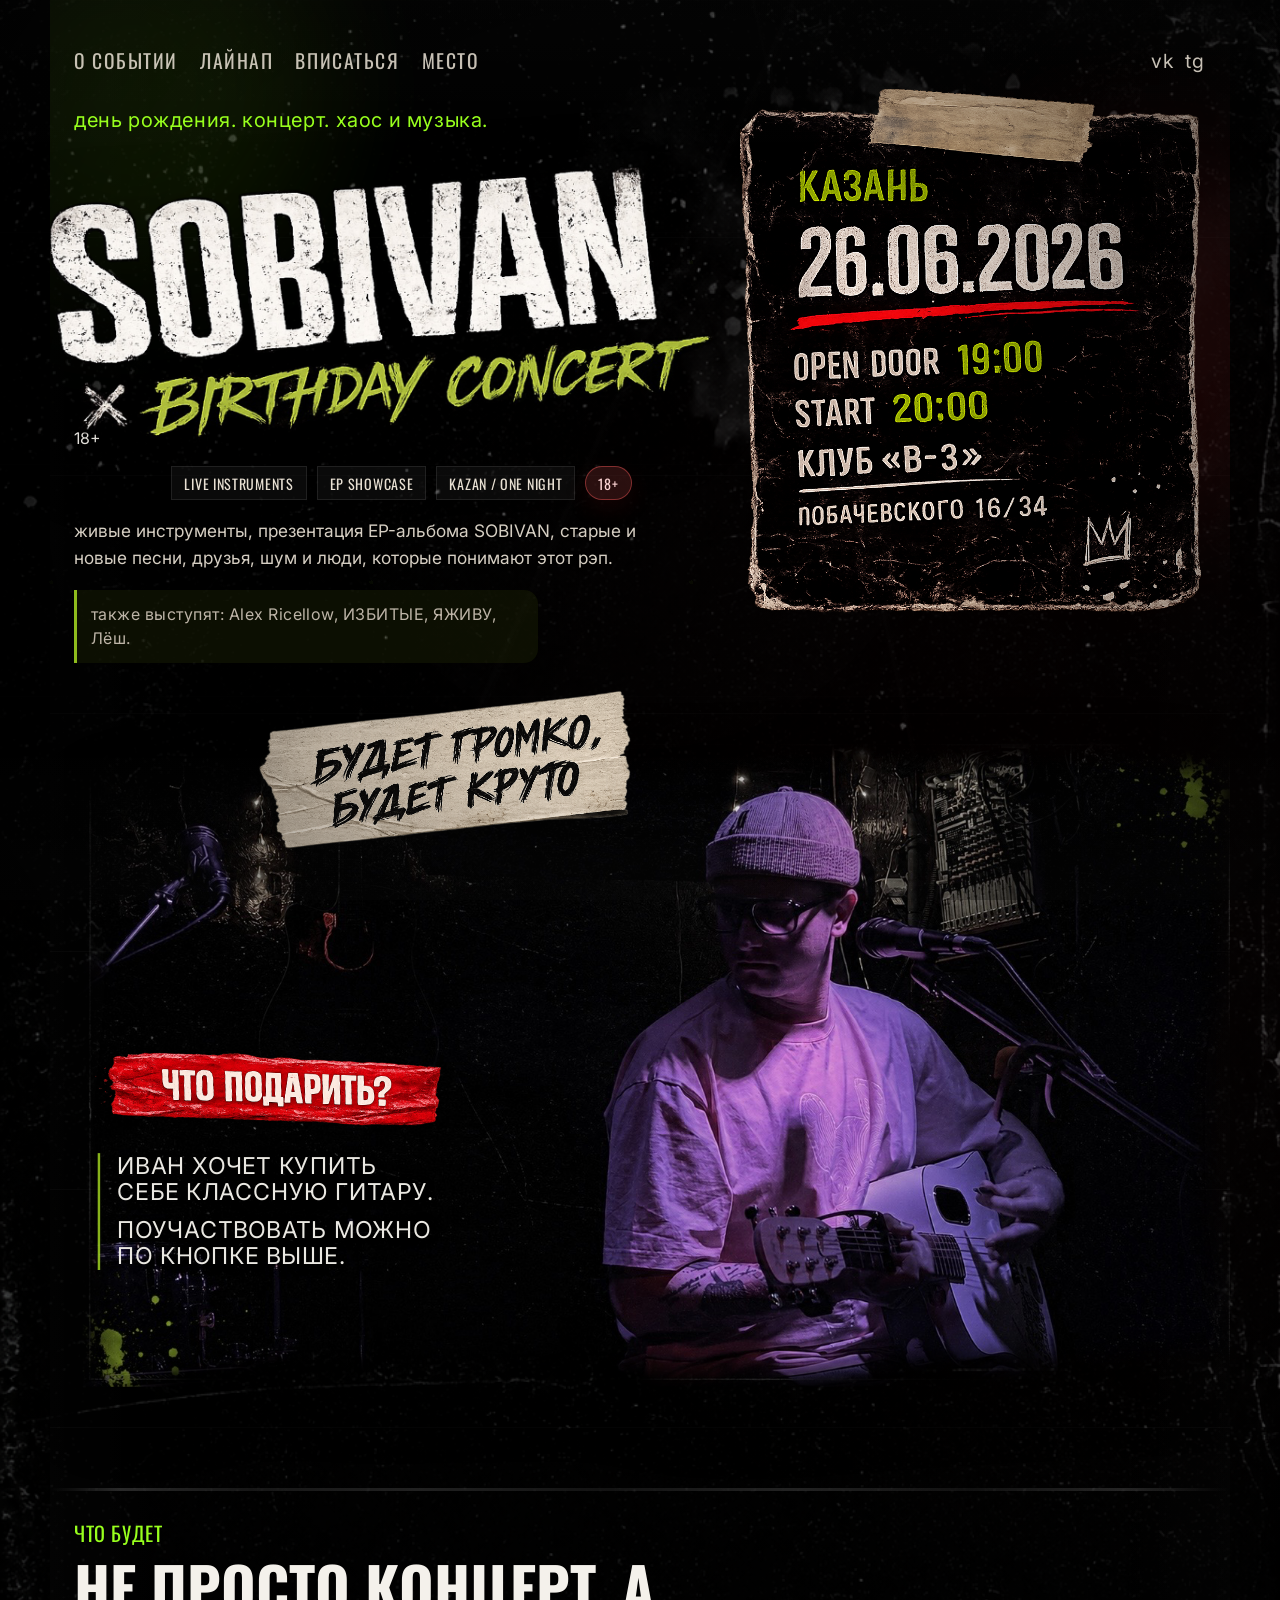
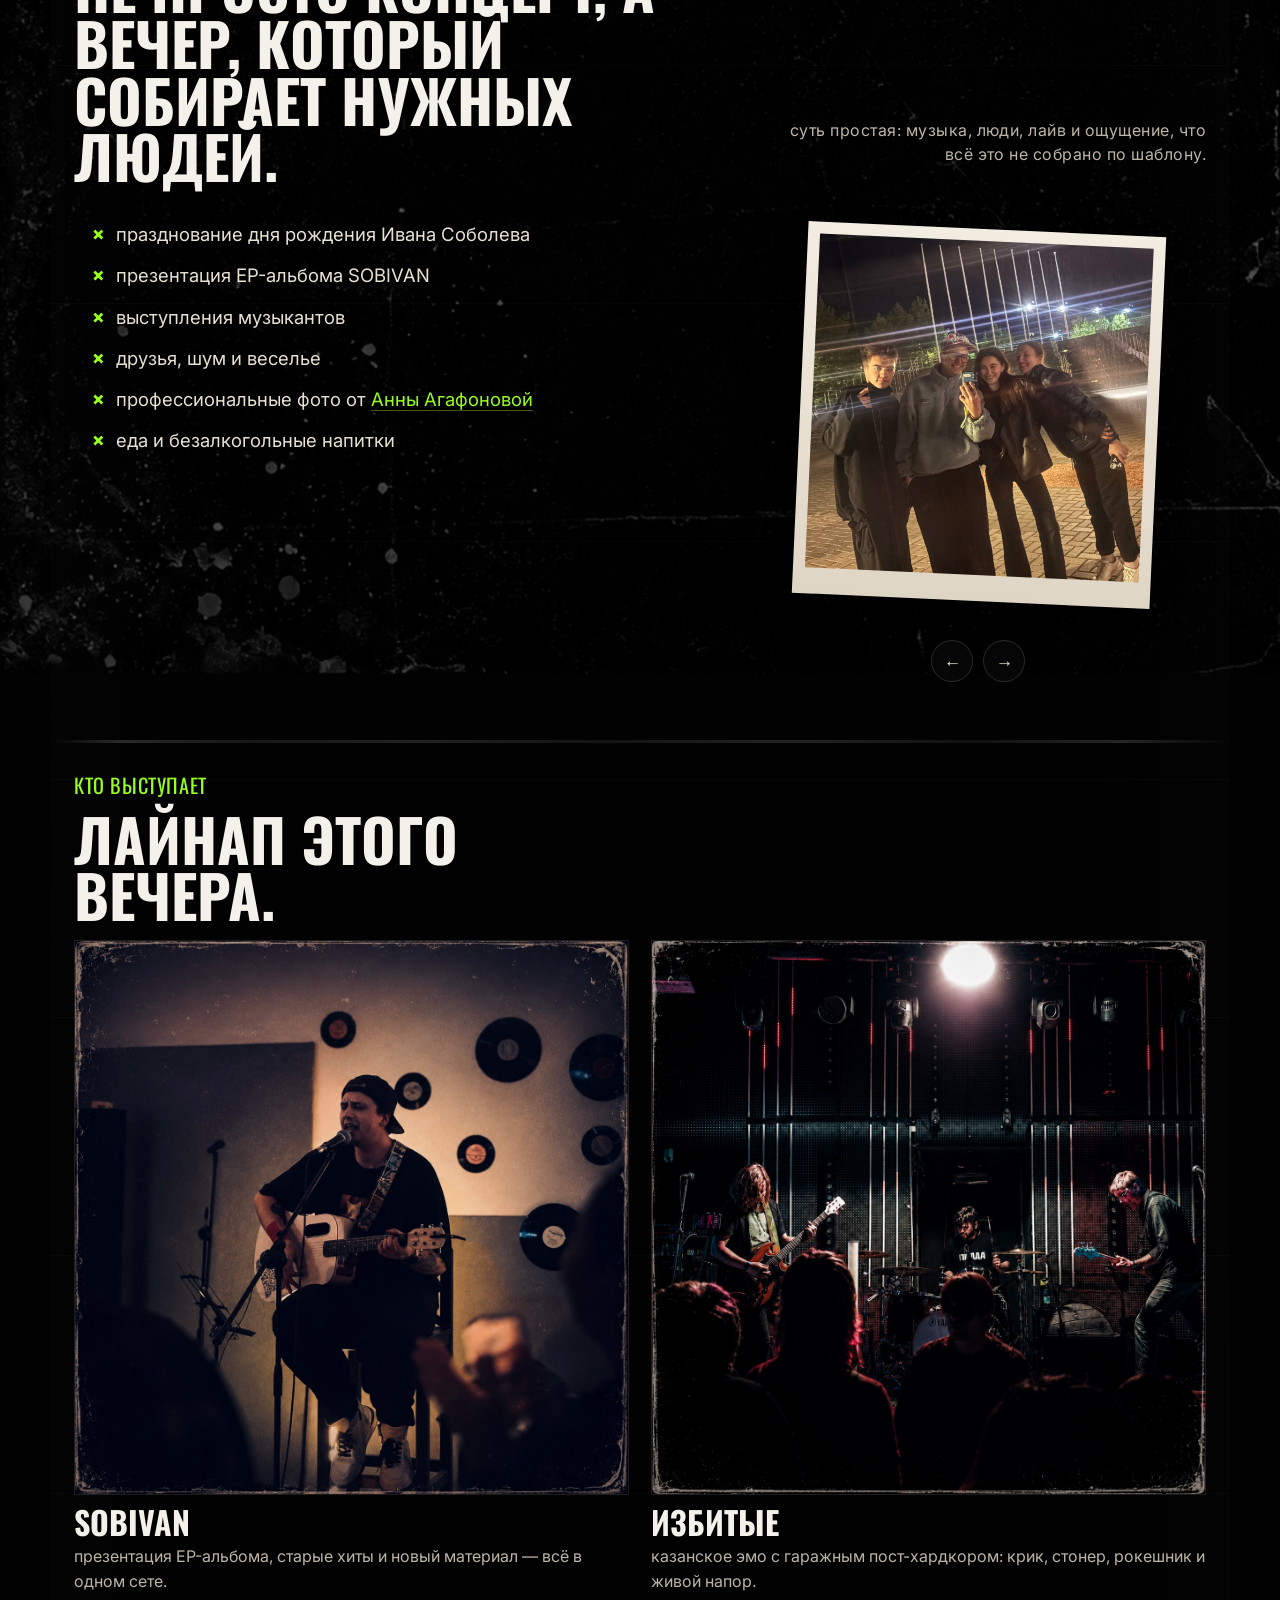
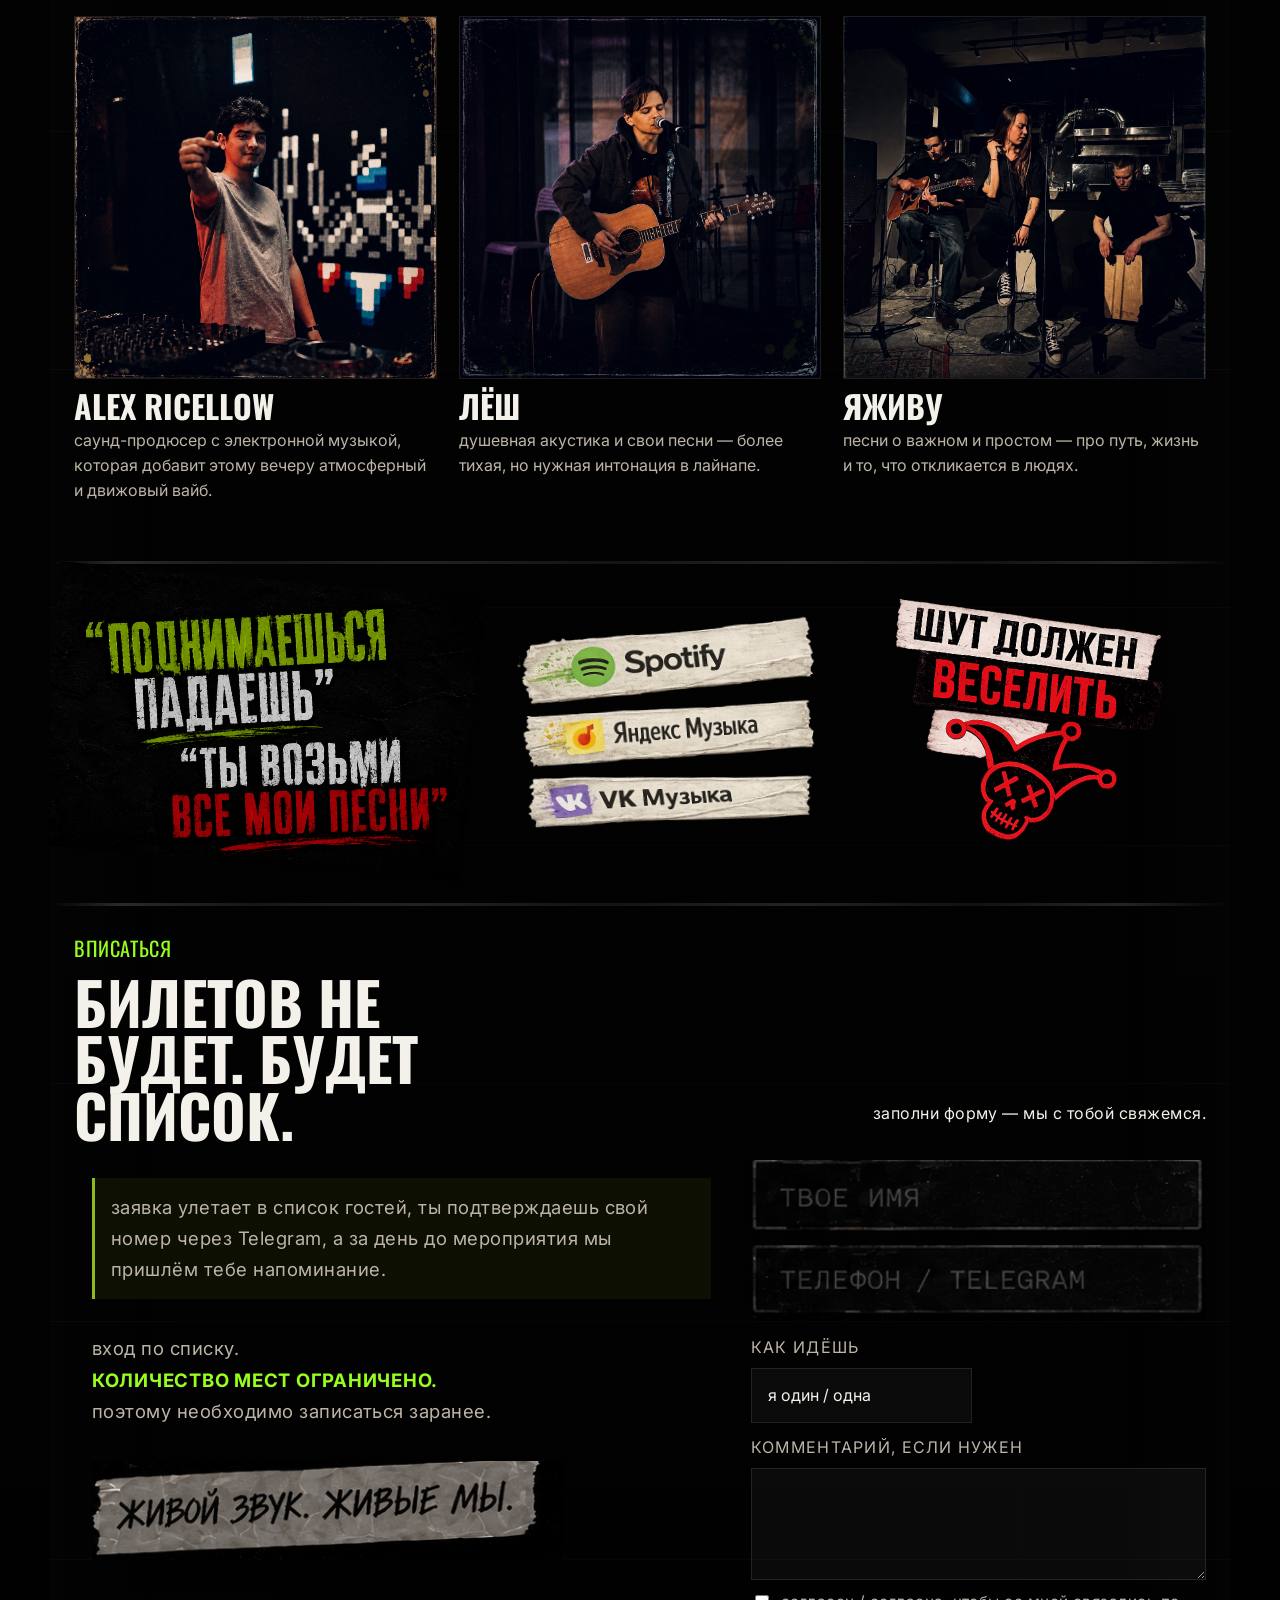
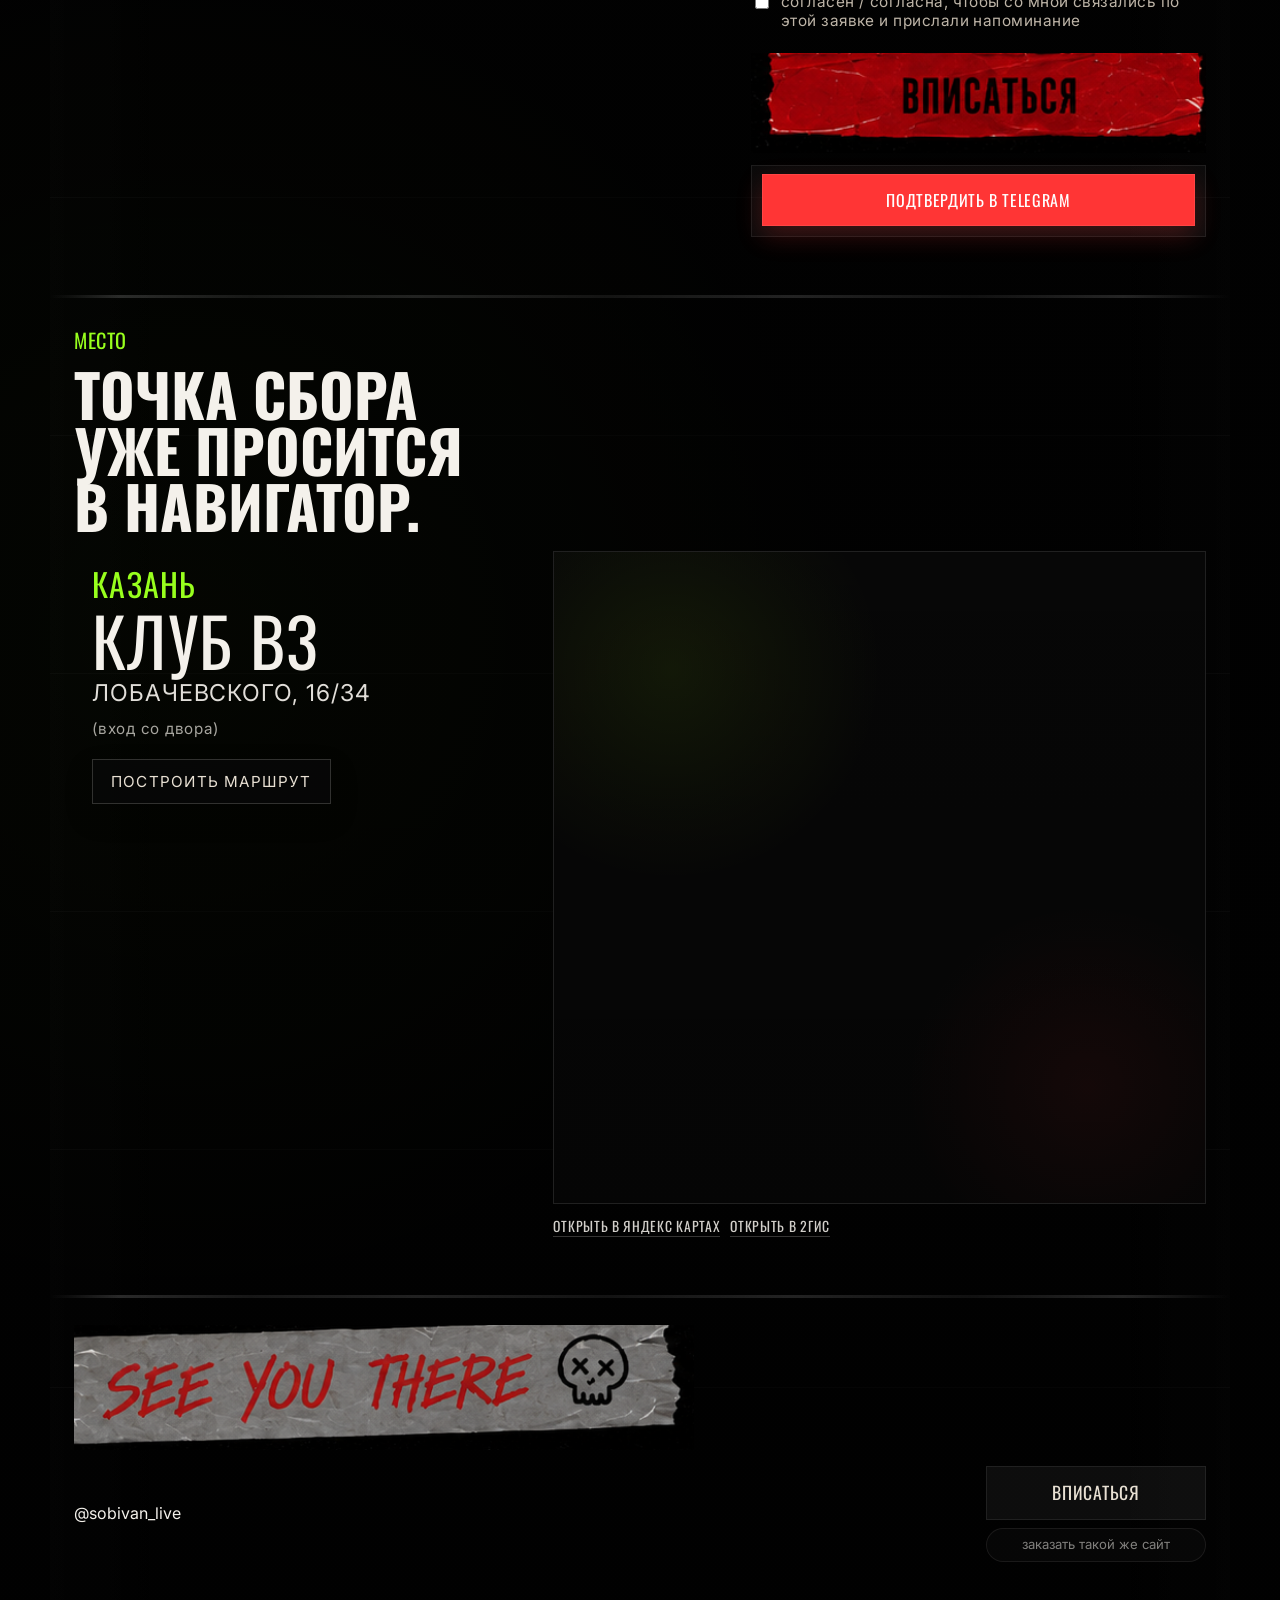
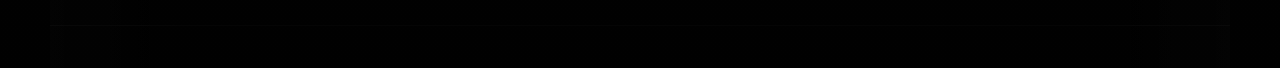
<file: birthday/index.html>
<!DOCTYPE html><html lang="ru"><head>
    <meta charset="UTF-8">
    <meta name="viewport" content="width=device-width, initial-scale=1.0">
    <title>SOBIVAN EVENT — концерт-приглашение</title>
    <meta name="description" content="Мини-сайт приглашение на концерт и день рождения SOBIVAN с лайнапом, атмосферой и формой записи.">
    <link rel="preconnect" href="https://fonts.googleapis.com">
    <link rel="preconnect" href="https://fonts.gstatic.com" crossorigin="">
    <link href="https://fonts.googleapis.com/css2?family=Oswald:wght@400;500;600;700&amp;family=Inter:wght@400;500;600;700;800&amp;display=swap" rel="stylesheet">
    <link rel="stylesheet" href="./styles.css?v=20260604c">
  <style data-site-studio-mobile-overrides="">@media (max-width: 767px) {
  body [data-site-studio-node="n-24-p-4"][data-site-studio-node="n-24-p-4"][data-site-studio-node="n-24-p-4"][data-site-studio-node="n-24-p-4"][data-site-studio-node="n-24-p-4"] { transform: translate(0px, 48px) !important }
  body [data-site-studio-node="n-23-p-3"][data-site-studio-node="n-23-p-3"][data-site-studio-node="n-23-p-3"][data-site-studio-node="n-23-p-3"][data-site-studio-node="n-23-p-3"] { transform: translate(0px, 40px) !important }
body [data-site-studio-node="n-20-span-0"][data-site-studio-node="n-20-span-0"][data-site-studio-node="n-20-span-0"][data-site-studio-node="n-20-span-0"][data-site-studio-node="n-20-span-0"] { transform: translate(0px, 32px) !important }
  body [data-site-studio-node="n-21-span-1"][data-site-studio-node="n-21-span-1"][data-site-studio-node="n-21-span-1"][data-site-studio-node="n-21-span-1"][data-site-studio-node="n-21-span-1"] { transform: translate(0px, 32px) !important }
  body [data-site-studio-node="n-22-span-2"][data-site-studio-node="n-22-span-2"][data-site-studio-node="n-22-span-2"][data-site-studio-node="n-22-span-2"][data-site-studio-node="n-22-span-2"] { transform: translate(0px, 32px) !important }
  body .hero-microcopy .micro-tag--age { transform: translate(0px, 32px) !important }
  body .age-badge--hero { display: none !important }
  body [data-site-studio-node="n-29-img-0"][data-site-studio-node="n-29-img-0"][data-site-studio-node="n-29-img-0"][data-site-studio-node="n-29-img-0"][data-site-studio-node="n-29-img-0"] { transform: translate(8px, -16px) scale(1.42) !important }
}
</style></head>
  <body>
    <div class="page-noise" aria-hidden="true" data-site-studio-node="n-0-div-0"></div>
    <main class="page-shell" data-site-studio-node="n-1-main-1">
      <section class="hero section-frame" id="top" data-site-studio-node="n-2-section-0">
        <div class="hero-burst hero-burst-left" aria-hidden="true" data-site-studio-node="n-3-div-0"></div>
        <div class="hero-burst hero-burst-right" aria-hidden="true" data-site-studio-node="n-4-div-1"></div>

        <header class="topbar" data-site-studio-node="n-5-header-2">
          
          <nav class="nav" data-site-studio-node="n-6-nav-0">
            <a href="#about" data-site-studio-node="n-7-a-0">о событии</a>
            <a href="#lineup" data-site-studio-node="n-8-a-1">лайнап</a>
            <a href="#rsvp" data-site-studio-node="n-9-a-2">вписаться</a>
            <a href="#place" data-site-studio-node="n-10-a-3">место</a>
          </nav>
          <div class="socials" aria-label="Социальные сети" data-site-studio-node="n-11-div-1">
            <a href="https://vk.com/artist/sobivan" target="_blank" rel="noreferrer" data-site-studio-node="n-12-a-0">vk</a>
            <a href="https://t.me/sobivan_live" target="_blank" rel="noreferrer" data-site-studio-node="n-13-a-1">tg</a>
          </div>
        </header>

        <div class="hero-grid" data-site-studio-node="n-14-div-3">
          <div class="hero-copy" data-site-studio-node="n-15-div-0">
            <p class="eyebrow" data-site-studio-node="n-16-p-0">день рождения. концерт. хаос и музыка.</p>

            <div class="hero-title-art-wrap" data-site-studio-node="n-17-div-1">
              <img class="hero-title-art" src="./assets/images/hero-title-final.png" alt="SOBIVAN Birthday Concert" data-site-studio-node="n-18-img-0" style="transform: translate(-16px, 0px) scale(1.14); width: 631px; height: 286px; max-width: 631px">
              <div class="age-badge age-badge--hero" aria-label="только для лиц старше 18 лет">18+</div>
            </div>

            <div class="hero-microcopy" data-site-studio-node="n-19-div-2">
              <span class="micro-tag" data-site-studio-node="n-20-span-0">LIVE INSTRUMENTS</span>
              <span class="micro-tag" data-site-studio-node="n-21-span-1">EP SHOWCASE</span>
              <span class="micro-tag micro-tag--kazan" data-site-studio-node="n-22-span-2">KAZAN / ONE NIGHT</span>
              <span class="micro-tag micro-tag--age" aria-label="только для лиц старше 18 лет">18+</span>
            </div>

            <p class="hero-lead" data-site-studio-node="n-23-p-3">живые инструменты, презентация EP-альбома SOBIVAN, старые и новые песни, друзья, шум и люди, которые понимают этот рэп.</p>
            <p class="hero-note" data-site-studio-node="n-24-p-4">также выступят: Alex Ricellow, ИЗБИТЫЕ, ЯЖИВУ, Лёш.</p>
          </div>

          <aside class="hero-poster-large-wrap" data-site-studio-node="n-25-aside-1">
            <img class="hero-poster-large" src="./assets/images/hero-side-poster.png" alt="Афиша с датой, временем и местом" data-site-studio-node="n-26-img-0" style="transform: translate(0px, 32px) scale(1.21); width: 439px; height: 609px; max-width: 439px">
          </aside>
        </div>

        <div class="hero-photo-band" data-site-studio-node="n-27-div-4">
          <div class="hero-live-photo-wrap" data-site-studio-node="n-28-div-0">
            <img class="hero-live-photo" src="./assets/images/hero-live-photo-site-v3.png" alt="Живой кадр с концерта SOBIVAN" data-site-studio-node="n-29-img-0" style="transform: translate(-16px, -64px) scale(1.09)">
            <div class="hero-photo-overlay" data-site-studio-node="n-30-div-1">
              <img class="hero-photo-note-art" src="./assets/images/note-budet-gromko-v2.png" alt="Будет громко, будет круто" data-site-studio-node="n-31-img-0" style="transform: translate(126px, 86px) scale(0.72) rotate(-1deg)">
              <button class="hero-gift-button" type="button" data-gift-modal-open aria-haspopup="dialog" aria-controls="gift-modal" data-site-studio-node="n-32-a-1"><img src="./assets/images/button-chto-podarit-v1.png" alt="Что подарить?" data-site-studio-node="n-33-img-0" style="transform: translate(2px, 202px) scale(1.51) rotate(5deg)"></button>
              <p class="hero-gift-note" data-site-studio-node="n-34-p-2" style="transform: translate(44px, 134px) scale(1.23)">ИВАН ХОЧЕТ КУПИТЬ СЕБЕ КЛАССНУЮ ГИТАРУ.<br data-site-studio-node="n-35-br-0"><span class="hero-gift-note-secondary" data-site-studio-node="n-36-span-1">ПОУЧАСТВОВАТЬ МОЖНО ПО КНОПКЕ ВЫШЕ.</span></p>
            </div>
          </div>
        </div>
      </section>

      <section class="about section-frame" id="about" data-site-studio-node="n-37-section-1">
        <div class="section-title-block wide" data-site-studio-node="n-38-div-0">
          <div data-site-studio-node="n-39-div-0">
            <p class="section-kicker" data-site-studio-node="n-40-p-0">что будет</p>
            <h2 data-site-studio-node="n-41-h2-1">не просто концерт, а вечер, который собирает нужных людей.</h2>
          </div>
          <p class="section-side-note" data-site-studio-node="n-42-p-1">
            суть простая: музыка, люди, лайв и ощущение, что всё это не собрано по шаблону.
          </p>
        </div>

        <div class="about-grid" data-site-studio-node="n-43-div-1">
          <div class="about-list panel-dark textured-panel" data-site-studio-node="n-44-div-0">
            <ul data-site-studio-node="n-45-ul-0">
              <li data-site-studio-node="n-46-li-0">празднование дня рождения Ивана Соболева</li>
              <li data-site-studio-node="n-47-li-1">презентация EP-альбома SOBIVAN</li>
              <li data-site-studio-node="n-48-li-2">выступления музыкантов</li>
              <li data-site-studio-node="n-49-li-3">друзья, шум и веселье</li>
              <li data-site-studio-node="n-50-li-4">профессиональные фото от <a class="about-inline-link" href="https://anna-agafonova.wfolio.pro/" target="_blank" rel="noreferrer noopener" data-site-studio-node="n-51-a-0">Анны Агафоновой</a></li>
              <li data-site-studio-node="n-52-li-5">еда и безалкогольные напитки</li>
            </ul>
          </div>

          <div class="photo-strip friends-carousel js-friends-carousel" data-site-studio-node="n-53-div-1">
            <div class="friends-carousel__viewport" data-site-studio-node="n-54-div-0">
              <div class="friends-carousel__track" aria-label="Фото друзей и атмосферы" data-site-studio-node="n-55-div-0">
              <figure class="polaroid-slide" data-tilt="-5.2" data-site-studio-node="n-56-figure-0">
                <img src="./assets/images/friends/friend-01.jpg" alt="Друзья и атмосфера концерта 1" loading="lazy" data-site-studio-node="n-57-img-0">
              </figure>
              <figure class="polaroid-slide" data-tilt="-3.8" data-site-studio-node="n-58-figure-1">
                <img src="./assets/images/friends/friend-02.jpg" alt="Друзья и атмосфера концерта 2" loading="lazy" data-site-studio-node="n-59-img-0">
              </figure>
              <figure class="polaroid-slide" data-tilt="-2.6" data-site-studio-node="n-60-figure-2">
                <img src="./assets/images/friends/friend-03.jpg" alt="Друзья и атмосфера концерта 3" loading="lazy" data-site-studio-node="n-61-img-0">
              </figure>
              <figure class="polaroid-slide" data-tilt="-1.4" data-site-studio-node="n-62-figure-3">
                <img src="./assets/images/friends/friend-04.jpg" alt="Друзья и атмосфера концерта 4" loading="lazy" data-site-studio-node="n-63-img-0">
              </figure>
              <figure class="polaroid-slide" data-tilt="0.0" data-site-studio-node="n-64-figure-4">
                <img src="./assets/images/friends/friend-05.jpg" alt="Друзья и атмосфера концерта 5" loading="lazy" data-site-studio-node="n-65-img-0">
              </figure>
              <figure class="polaroid-slide" data-tilt="1.8" data-site-studio-node="n-66-figure-5">
                <img src="./assets/images/friends/friend-06.jpg" alt="Друзья и атмосфера концерта 6" loading="lazy" data-site-studio-node="n-67-img-0">
              </figure>
              <figure class="polaroid-slide" data-tilt="2.6" data-site-studio-node="n-68-figure-6">
                <img src="./assets/images/friends/friend-07.jpg" alt="Друзья и атмосфера концерта 7" loading="lazy" data-site-studio-node="n-69-img-0">
              </figure>
              <figure class="polaroid-slide" data-tilt="4.6" data-site-studio-node="n-70-figure-7">
                <img src="./assets/images/friends/friend-08.jpg" alt="Друзья и атмосфера концерта 8" loading="lazy" data-site-studio-node="n-71-img-0">
              </figure>
              <figure class="polaroid-slide" data-tilt="5.2" data-site-studio-node="n-72-figure-8">
                <img src="./assets/images/friends/friend-09.jpg" alt="Друзья и атмосфера концерта 9" loading="lazy" data-site-studio-node="n-73-img-0">
              </figure>
              <figure class="polaroid-slide" data-tilt="-5.2" data-site-studio-node="n-74-figure-9">
                <img src="./assets/images/friends/friend-10.jpg" alt="Друзья и атмосфера концерта 10" loading="lazy" data-site-studio-node="n-75-img-0">
              </figure>
              <figure class="polaroid-slide" data-tilt="-3.8" data-site-studio-node="n-76-figure-10">
                <img src="./assets/images/friends/friend-11.jpg?v=20260529a" alt="Друзья и атмосфера концерта 11" loading="lazy" data-site-studio-node="n-77-img-0">
              </figure>
              <figure class="polaroid-slide" data-tilt="-2.6" data-site-studio-node="n-78-figure-11">
                <img src="./assets/images/friends/friend-12.jpg" alt="Друзья и атмосфера концерта 12" loading="lazy" data-site-studio-node="n-79-img-0">
              </figure>
              <figure class="polaroid-slide" data-tilt="-1.4" data-site-studio-node="n-80-figure-12">
                <img src="./assets/images/friends/friend-13.jpg" alt="Друзья и атмосфера концерта 13" loading="lazy" data-site-studio-node="n-81-img-0">
              </figure>
              <figure class="polaroid-slide" data-tilt="0.0" data-site-studio-node="n-82-figure-13">
                <img src="./assets/images/friends/friend-14.jpg" alt="Друзья и атмосфера концерта 14" loading="lazy" data-site-studio-node="n-83-img-0">
              </figure>
              <figure class="polaroid-slide" data-tilt="1.8" data-site-studio-node="n-84-figure-14">
                <img src="./assets/images/friends/friend-15.jpg" alt="Друзья и атмосфера концерта 15" loading="lazy" data-site-studio-node="n-85-img-0">
              </figure>
              <figure class="polaroid-slide" data-tilt="2.6" data-site-studio-node="n-86-figure-15">
                <img src="./assets/images/friends/friend-16.jpg" alt="Друзья и атмосфера концерта 16" loading="lazy" data-site-studio-node="n-87-img-0">
              </figure>
              <figure class="polaroid-slide" data-tilt="4.6" data-site-studio-node="n-88-figure-16">
                <img src="./assets/images/friends/friend-17.jpg" alt="Друзья и атмосфера концерта 17" loading="lazy" data-site-studio-node="n-89-img-0">
              </figure>
              <figure class="polaroid-slide" data-tilt="5.2" data-site-studio-node="n-90-figure-17">
                <img src="./assets/images/friends/friend-18.jpg" alt="Друзья и атмосфера концерта 18" loading="lazy" data-site-studio-node="n-91-img-0">
              </figure>
              <figure class="polaroid-slide" data-tilt="-5.2" data-site-studio-node="n-92-figure-18">
                <img src="./assets/images/friends/friend-19.jpg" alt="Друзья и атмосфера концерта 19" loading="lazy" data-site-studio-node="n-93-img-0">
              </figure>
              <figure class="polaroid-slide" data-tilt="-3.8" data-site-studio-node="n-94-figure-19">
                <img src="./assets/images/friends/friend-20.jpg" alt="Друзья и атмосфера концерта 20" loading="lazy" data-site-studio-node="n-95-img-0">
              </figure>
              <figure class="polaroid-slide" data-tilt="-2.6" data-site-studio-node="n-96-figure-20">
                <img src="./assets/images/friends/friend-21.jpg" alt="Друзья и атмосфера концерта 21" loading="lazy" data-site-studio-node="n-97-img-0">
              </figure>
              <figure class="polaroid-slide" data-tilt="-1.4" data-site-studio-node="n-98-figure-21">
                <img src="./assets/images/friends/friend-22.jpg" alt="Друзья и атмосфера концерта 22" loading="lazy" data-site-studio-node="n-99-img-0">
              </figure>
              <figure class="polaroid-slide" data-tilt="0.0" data-site-studio-node="n-100-figure-22">
                <img src="./assets/images/friends/friend-23.jpg" alt="Друзья и атмосфера концерта 23" loading="lazy" data-site-studio-node="n-101-img-0">
              </figure>
              <figure class="polaroid-slide" data-tilt="1.8" data-site-studio-node="n-102-figure-23">
                <img src="./assets/images/friends/friend-24.jpg" alt="Друзья и атмосфера концерта 24" loading="lazy" data-site-studio-node="n-103-img-0">
              </figure>
              <figure class="polaroid-slide" data-tilt="2.6" data-site-studio-node="n-104-figure-24">
                <img src="./assets/images/friends/friend-25.jpg" alt="Друзья и атмосфера концерта 25" loading="lazy" data-site-studio-node="n-105-img-0">
              </figure>
              <figure class="polaroid-slide" data-tilt="4.6" data-site-studio-node="n-106-figure-25">
                <img src="./assets/images/friends/friend-26.jpg" alt="Друзья и атмосфера концерта 26" loading="lazy" data-site-studio-node="n-107-img-0">
              </figure>
              <figure class="polaroid-slide" data-tilt="5.2" data-site-studio-node="n-108-figure-26">
                <img src="./assets/images/friends/friend-27.jpg" alt="Друзья и атмосфера концерта 27" loading="lazy" data-site-studio-node="n-109-img-0">
              </figure>
              <figure class="polaroid-slide" data-tilt="-5.2" data-site-studio-node="n-110-figure-27">
                <img src="./assets/images/friends/friend-28.jpg" alt="Друзья и атмосфера концерта 28" loading="lazy" data-site-studio-node="n-111-img-0">
              </figure>
              <figure class="polaroid-slide" data-tilt="-3.8" data-site-studio-node="n-112-figure-28">
                <img src="./assets/images/friends/friend-29.jpg" alt="Друзья и атмосфера концерта 29" loading="lazy" data-site-studio-node="n-113-img-0">
              </figure>
              <figure class="polaroid-slide" data-tilt="-2.6" data-site-studio-node="n-114-figure-29">
                <img src="./assets/images/friends/friend-30.jpg" alt="Друзья и атмосфера концерта 30" loading="lazy" data-site-studio-node="n-115-img-0">
              </figure>
              <figure class="polaroid-slide" data-tilt="-1.4" data-site-studio-node="n-116-figure-30">
                <img src="./assets/images/friends/friend-31.jpg" alt="Друзья и атмосфера концерта 31" loading="lazy" data-site-studio-node="n-117-img-0">
              </figure>
              <figure class="polaroid-slide" data-tilt="0.0" data-site-studio-node="n-118-figure-31">
                <img src="./assets/images/friends/friend-32.jpg" alt="Друзья и атмосфера концерта 32" loading="lazy" data-site-studio-node="n-119-img-0">
              </figure>
              <figure class="polaroid-slide" data-tilt="1.8" data-site-studio-node="n-120-figure-32">
                <img src="./assets/images/friends/friend-33.jpg" alt="Друзья и атмосфера концерта 33" loading="lazy" data-site-studio-node="n-121-img-0">
              </figure>
              <figure class="polaroid-slide" data-tilt="2.6" data-site-studio-node="n-122-figure-33">
                <img src="./assets/images/friends/friend-34.jpg" alt="Друзья и атмосфера концерта 34" loading="lazy" data-site-studio-node="n-123-img-0">
              </figure>
              <figure class="polaroid-slide" data-tilt="4.6" data-site-studio-node="n-124-figure-34">
                <img src="./assets/images/friends/friend-35.jpg" alt="Друзья и атмосфера концерта 35" loading="lazy" data-site-studio-node="n-125-img-0">
              </figure>
              </div>
            </div>
          </div>
        </div>
      </section>

      <section class="lineup section-frame" id="lineup" data-site-studio-node="n-126-section-2">
        <div class="section-title-block compact wide" data-site-studio-node="n-127-div-0">
          <div data-site-studio-node="n-128-div-0">
            <p class="section-kicker" data-site-studio-node="n-129-p-0">кто выступает</p>
            <h2 data-site-studio-node="n-130-h2-1">лайнап этого вечера.</h2>
          </div>
        </div>

        <div class="lineup-grid lineup-grid--dense" data-site-studio-node="n-131-div-1">
          <article class="artist-card artist-card--photo artist-card--featured" data-site-studio-node="n-132-article-0">
            <a class="artist-link-card" href="https://t.me/sobivan_live" target="_blank" rel="noreferrer noopener" aria-label="SOBIVAN в Telegram" data-site-studio-node="n-133-a-0">
              <div class="artist-art artist-art--photo" data-site-studio-node="n-134-div-0">
                <img class="artist-photo" src="./assets/images/lineup/sobivan.jpg" alt="SOBIVAN" data-site-studio-node="n-135-img-0">
              </div>
              <h3 data-site-studio-node="n-136-h3-1">SOBIVAN</h3>
              <p class="artist-copy" data-site-studio-node="n-137-p-2">презентация EP-альбома, старые хиты и новый материал — всё в одном сете.</p>
            </a>
          </article>

          <article class="artist-card artist-card--alex artist-card--photo artist-card--compact" data-site-studio-node="n-138-article-1">
            <a class="artist-link-card" href="https://t.me/alex_ricellow" target="_blank" rel="noreferrer noopener" aria-label="Alex Ricellow в Telegram" data-site-studio-node="n-139-a-0">
              <div class="artist-art artist-art--photo" data-site-studio-node="n-140-div-0">
                <img class="artist-photo" src="./assets/images/lineup/alex.jpg" alt="Alex Ricellow" data-site-studio-node="n-141-img-0">
              </div>
              <h3 data-site-studio-node="n-142-h3-1">Alex Ricellow</h3>
              <p class="artist-copy" data-site-studio-node="n-143-p-2">саунд-продюсер с электронной музыкой, которая добавит этому вечеру атмосферный и движовый вайб.</p>
            </a>
          </article>

          <article class="artist-card artist-card--photo artist-card--featured artist-card--izbitye" data-site-studio-node="n-144-article-2">
            <a class="artist-link-card" href="https://t.me/izbityye" target="_blank" rel="noreferrer noopener" aria-label="Избитые в Telegram" data-site-studio-node="n-145-a-0">
              <div class="artist-art artist-art--photo" data-site-studio-node="n-146-div-0">
                <img class="artist-photo" src="./assets/images/lineup/izbitye.jpg" alt="Избитые" data-site-studio-node="n-147-img-0">
              </div>
              <h3 data-site-studio-node="n-148-h3-1">ИЗБИТЫЕ</h3>
              <p class="artist-copy" data-site-studio-node="n-149-p-2">казанское эмо с гаражным пост-хардкором: крик, стонер, рокешник и живой напор.</p>
            </a>
          </article>

          <article class="artist-card artist-card--photo artist-card--compact artist-card--yazhivu" data-site-studio-node="n-150-article-3">
            <a class="artist-link-card" href="https://t.me/daryarik_hi" target="_blank" rel="noreferrer noopener" aria-label="Яживу в Telegram" data-site-studio-node="n-151-a-0">
              <div class="artist-art artist-art--photo" data-site-studio-node="n-152-div-0">
                <img class="artist-photo" src="./assets/images/lineup/yazhivu.jpg" alt="Яживу" data-site-studio-node="n-153-img-0">
              </div>
              <h3 data-site-studio-node="n-154-h3-1">ЯЖИВУ</h3>
              <p class="artist-copy" data-site-studio-node="n-155-p-2">песни о важном и простом — про путь, жизнь и то, что откликается в людях.</p>
            </a>
          </article>

          <article class="artist-card artist-card--lesh artist-card--photo artist-card--compact" data-site-studio-node="n-156-article-4">
            <a class="artist-link-card" href="https://t.me/leshmusic" target="_blank" rel="noreferrer noopener" aria-label="Лёш в Telegram" data-site-studio-node="n-157-a-0">
              <div class="artist-art artist-art--photo" data-site-studio-node="n-158-div-0">
                <img class="artist-photo" src="./assets/images/lineup/lesh.jpg" alt="Лёш" data-site-studio-node="n-159-img-0">
              </div>
              <h3 data-site-studio-node="n-160-h3-1">Лёш</h3>
              <p class="artist-copy" data-site-studio-node="n-161-p-2">душевная акустика и свои песни — более тихая, но нужная интонация в лайнапе.</p>
            </a>
          </article>
        </div>
      </section>

      <section class="mood section-frame" id="mood" data-site-studio-node="n-162-section-3">
        <article class="mood-card quote-card quote-art-card" data-site-studio-node="n-163-article-0">
          <img class="quote-art" src="./assets/images/quote-phrases-v2.png" alt="Поднимаешься падаешь / ты возьми все мои песни" data-site-studio-node="n-164-img-0" style="transform: translate(2px, 4px) scale(1.16) rotate(5deg)">
        </article>

        <article class="mood-card music-composite-card" data-site-studio-node="n-165-article-1">
          <div class="music-composite-block" data-site-studio-node="n-166-div-0">
            <img class="music-composite-art" src="./assets/images/music-platforms-composite-v2.png" alt="Музыкальные площадки" data-site-studio-node="n-167-img-0" style="transform: translate(-32px, 56px)">
            <a class="music-composite-hit music-composite-hit--spotify" href="https://open.spotify.com/artist/2RHJVOSwfm2Wl4YfAKhU" target="_blank" rel="noreferrer" aria-label="Spotify" data-site-studio-node="n-168-a-1"></a>
            <a class="music-composite-hit music-composite-hit--yandex" href="https://music.yandex.ru/artist/20125266?ref_id=AB7DA0E5-C5BD-471C-A823-78DDF893F163&utm_medium=copy_link" target="_blank" rel="noreferrer" aria-label="Яндекс Музыка" data-site-studio-node="n-169-a-2"></a>
            <a class="music-composite-hit music-composite-hit--vk" href="https://vk.com/artist/sobivan" target="_blank" rel="noreferrer" aria-label="VK Музыка" data-site-studio-node="n-170-a-3" style="transform: translate(2px, 56px)"></a>
          </div>
        </article>

        <article class="mood-card doodle-card sprite-art-card" data-site-studio-node="n-171-article-2">
          <img class="sprite-art-image" src="./assets/images/shut-dolzhen-veselit-v3.png" alt="Шут должен веселить" data-site-studio-node="n-172-img-0" style="transform: translate(-8px, 8px) scale(1.53) rotate(10deg)">
        </article>
      </section>

      <section class="rsvp section-frame" id="rsvp" data-site-studio-node="n-173-section-4">
        <div class="section-title-block compact wide" data-site-studio-node="n-174-div-0">
          <div data-site-studio-node="n-175-div-0">
            <p class="section-kicker" data-site-studio-node="n-176-p-0">вписаться</p>
            <h2 data-site-studio-node="n-177-h2-1">билетов не будет. будет список.</h2>
          </div>
          <p class="section-note" data-site-studio-node="n-178-p-1">заполни форму — мы с тобой свяжемся.</p>
        </div>

        <div class="rsvp-grid" data-site-studio-node="n-179-div-1">
          <div class="rsvp-copy panel-dark textured-panel" data-site-studio-node="n-180-div-0">
            <p class="rsvp-lead-note" data-site-studio-node="n-181-p-0">
              заявка улетает в список гостей, ты подтверждаешь свой номер через
              Telegram, а за день до мероприятия мы пришлём тебе напоминание.
            </p>
            <p class="rsvp-warning" data-site-studio-node="n-182-p-1">
              вход по списку.<br data-site-studio-node="n-183-br-0">
              <strong data-site-studio-node="n-184-strong-1">количество мест ограничено.</strong><br data-site-studio-node="n-185-br-2">
              поэтому необходимо записаться заранее.
            </p>
            <div class="rsvp-slogans rsvp-slogans-sprite" data-site-studio-node="n-186-div-2">
              <img src="./assets/sprites/sticker-live.png" alt="Живой звук. Живые мы." data-site-studio-node="n-187-img-0">
            </div>
          </div>

          <form class="rsvp-form sprite-rsvp-form" action="#" method="post" novalidate="" data-site-studio-node="n-188-form-1">
            <label class="sprite-field sprite-field-name" data-site-studio-node="n-189-label-0">
              <img src="./assets/sprites/form-name.png" alt="Поле имени" data-site-studio-node="n-190-img-0">
              <input type="text" name="name" placeholder="" autocomplete="name" required="" data-site-studio-node="n-191-input-1">
            </label>
            <label class="sprite-field sprite-field-contact" data-site-studio-node="n-192-label-1">
              <img src="./assets/sprites/form-contact.png" alt="Поле контакта" data-site-studio-node="n-193-img-0">
              <input type="text" name="contact" placeholder="" autocomplete="tel" required="" data-site-studio-node="n-194-input-1">
            </label>
            <div class="rsvp-structured-fields" data-site-studio-node="n-195-div-2">
              <label class="rsvp-control" data-site-studio-node="n-196-label-0">
                <span class="rsvp-control-label" data-site-studio-node="n-197-span-0">как идёшь</span>
                <select name="attendance_type" required="" data-site-studio-node="n-198-select-1">
                  <option value="solo" data-site-studio-node="n-199-option-0">я один / одна</option>
                  <option value="plus_one" data-site-studio-node="n-200-option-1">я +1</option>
                  <option value="group" data-site-studio-node="n-201-option-2">нас больше двух</option>
                </select>
              </label>
              <label class="rsvp-control rsvp-control-wide" data-site-studio-node="n-205-label-2">
                <span class="rsvp-control-label" data-site-studio-node="n-206-span-0">комментарий, если нужен</span>
                <textarea name="note" rows="3" placeholder="" data-site-studio-node="n-207-textarea-1"></textarea>
              </label>
              <label class="rsvp-consent" data-site-studio-node="n-208-label-3">
                <input type="checkbox" name="consent_contact" required="" data-site-studio-node="n-209-input-0">
                <span data-site-studio-node="n-210-span-1">согласен / согласна, чтобы со мной связались по этой заявке и прислали напоминание</span>
              </label>
            </div>
            <button class="sprite-submit" type="submit" data-site-studio-node="n-211-button-3">
              <img src="./assets/sprites/form-submit.png" alt="Вписаться" data-site-studio-node="n-212-img-0">
            </button>
            <div class="rsvp-feedback" aria-live="polite" hidden="" data-site-studio-node="n-213-div-4">
              <p class="rsvp-feedback-title" data-site-studio-node="n-214-p-0"></p>
              <p class="rsvp-feedback-text" data-site-studio-node="n-215-p-1"></p>
              <a class="cta-primary rsvp-telegram-cta" href="#" target="_blank" rel="noreferrer noopener" hidden="" data-site-studio-node="n-216-a-2">подтвердить в telegram</a>
            </div>
          </form>
        </div>
      </section>

      <section class="place section-frame" id="place" data-site-studio-node="n-217-section-5">
        <div class="section-title-block compact wide" data-site-studio-node="n-218-div-0">
          <div data-site-studio-node="n-219-div-0">
            <p class="section-kicker" data-site-studio-node="n-220-p-0">место</p>
            <h2 data-site-studio-node="n-221-h2-1">точка сбора уже просится в навигатор.</h2>
          </div>
        </div>

        <div class="place-grid" data-site-studio-node="n-222-div-1">
          <div class="place-copy panel-dark textured-panel" data-site-studio-node="n-223-div-0">
            <p class="place-kicker" data-site-studio-node="n-224-p-0">казань</p>
            <p class="place-name place-name--hero" data-site-studio-node="n-225-p-1">клуб B3</p>
            <p class="place-address place-address--hero" data-site-studio-node="n-226-p-2">лобачевского, 16/34</p>
            <p class="place-note place-note--entry" data-site-studio-node="n-227-p-3">(вход со двора)</p>
            <a class="route-button" href="https://yandex.ru/maps/?rtext=~55.797257,49.122718&amp;rtt=auto" target="_blank" rel="noreferrer noopener" data-site-studio-node="n-228-a-4">построить маршрут</a>
          </div>

          <div class="place-map real-map-embed" data-site-studio-node="n-229-div-1">
            <div class="map-embed-wrap" data-site-studio-node="n-230-div-0">
              <iframe class="map-embed-frame" title="Клуб B3 на карте" loading="lazy" referrerpolicy="no-referrer-when-downgrade" src="https://www.google.com/maps?q=loc:55.797257,49.122718&amp;z=18&amp;output=embed" data-site-studio-node="n-231-iframe-0"></iframe>
            </div>
            <div class="map-links" data-site-studio-node="n-232-div-1">
              <a class="map-link" href="https://yandex.ru/maps/?pt=49.122718,55.797257&amp;z=17&amp;l=map" target="_blank" rel="noreferrer noopener" data-site-studio-node="n-233-a-0">открыть в яндекс картах</a>
              <a class="map-link" href="https://2gis.ru/kazan/geo/2956122914237392/49.122718,55.797257?m=49.122718%2C55.797257%2F17" target="_blank" rel="noreferrer noopener" data-site-studio-node="n-234-a-1">открыть в 2гис</a>
            </div>
          </div>
        </div>
      </section>

      <footer class="footer section-frame" data-site-studio-node="n-235-footer-6">
        <div class="footer-banner sprite-footer-banner" data-site-studio-node="n-236-div-0">
          <img src="./assets/sprites/sticker-see-you-there.png" alt="See you there" data-site-studio-node="n-237-img-0">
        </div>
        <div class="footer-meta" data-site-studio-node="n-238-div-1">
          <div data-site-studio-node="n-239-div-0">
            <a href="https://t.me/sobivan_live" target="_blank" rel="noreferrer" data-site-studio-node="n-240-a-0">@sobivan_live</a>
          </div>
          <div class="footer-actions" data-site-studio-node="n-241-div-1">
            <a class="cta-secondary footer-cta" href="#rsvp" data-site-studio-node="n-242-a-0">вписаться</a>
            <a class="footer-quiet-link" href="https://t.me/ksoumuse?text=%D0%BF%D1%80%D0%B8%D0%B2%D0%B5%D1%82!%20%D1%83%D0%B2%D0%B8%D0%B4%D0%B5%D0%BB(%D0%B0)%20%D1%81%D0%B0%D0%B9%D1%82-%D0%BF%D1%80%D0%B8%D0%B3%D0%BB%D0%B0%D1%88%D0%B5%D0%BD%D0%B8%D0%B5%20%D0%B4%D0%BB%D1%8F%20sobivan.%20%D1%85%D0%BE%D1%87%D1%83%20%D0%BF%D0%BE%D1%85%D0%BE%D0%B6%D0%B8%D0%B9%20%D1%81%D0%B0%D0%B9%D1%82%20%D0%B4%D0%BB%D1%8F%20%D1%81%D0%B2%D0%BE%D0%B5%D0%B3%D0%BE%20%D0%BF%D1%80%D0%BE%D0%B5%D0%BA%D1%82%D0%B0.%20%D0%BF%D0%BE%D0%B4%D1%81%D0%BA%D0%B0%D0%B6%D0%B8%20%D0%BF%D0%BE%20%D1%81%D1%82%D0%BE%D0%B8%D0%BC%D0%BE%D1%81%D1%82%D0%B8%20%D0%B8%20%D1%83%D1%81%D0%BB%D0%BE%D0%B2%D0%B8%D1%8F%D0%BC." target="_blank" rel="noreferrer" data-site-studio-node="n-243-a-1">заказать такой же сайт</a>
          </div>
        </div>
      </footer>
    </main>

    <div class="gift-modal" id="gift-modal" hidden aria-hidden="true">
      <div class="gift-modal__backdrop" data-gift-modal-close></div>
      <div class="gift-modal__dialog textured-panel" role="dialog" aria-modal="true" aria-labelledby="gift-modal-title">
        <button class="gift-modal__close" type="button" aria-label="Закрыть окно" data-gift-modal-close>×</button>
        <p class="gift-modal__eyebrow">общий сбор на подарок <span>для ивана</span></p>
        <h3 class="gift-modal__title" id="gift-modal-title">выбирай удобный для себя способ</h3>
        <p class="gift-modal__intro">если переводите по номеру телефона, укажите в сообщении: <strong>«подарок для Вани»</strong>.</p>

        <div class="gift-options">
          <article class="gift-option gift-option--compact">
            <div class="gift-option__topline">
              <p class="gift-option__label">сбер / тинькофф — по номеру телефона</p>
              <span class="gift-option__badge">самый простой способ</span>
            </div>
            <div class="gift-option__action-row">
              <div class="gift-option__content">
                <p class="gift-option__value" data-copy-value="89196244939">8 919 624-49-39</p>
                <p class="gift-option__meta">получатель: Ксения С.</p>
              </div>
              <button class="gift-option__button gift-option__button--compact" type="button" data-copy-text="89196244939">скопировать</button>
            </div>
          </article>

          <article class="gift-option">
            <div class="gift-option__topline">
              <p class="gift-option__label">реквизиты / карты</p>
              <span class="gift-option__badge">если так удобнее</span>
            </div>
            <div class="gift-option__cards">
              <div class="gift-card-row">
                <div class="gift-card-row__content">
                  <p class="gift-card-row__label">сбер — Ксения С.</p>
                  <p class="gift-card-row__value">4276 6200 2706 1450</p>
                </div>
                <button class="gift-option__button gift-option__button--small gift-option__button--compact" type="button" data-copy-text="4276620027061450">скопировать</button>
              </div>
              <div class="gift-card-row">
                <div class="gift-card-row__content">
                  <p class="gift-card-row__label">тинькофф — Ксения С.</p>
                  <p class="gift-card-row__value">2200 7013 0034 8544</p>
                </div>
                <button class="gift-option__button gift-option__button--small gift-option__button--compact" type="button" data-copy-text="2200701300348544">скопировать</button>
              </div>
            </div>
          </article>

          <article class="gift-option gift-option--accent gift-option--compact">
            <div class="gift-option__topline">
              <p class="gift-option__label">общий счёт подарка</p>
              <span class="gift-option__badge">официальная ссылка</span>
            </div>
            <div class="gift-option__action-row gift-option__action-row--link">
              <p class="gift-option__meta">если удобнее перевести сразу в сбор на гитару — можно открыть ссылку от Тинькофф.</p>
              <a class="gift-option__button gift-option__button--link gift-option__button--compact" href="https://www.tinkoff.ru/rm/r_yGPDyMUNeY.SOOLKKWrMq/otxxb58517" target="_blank" rel="noreferrer noopener">открыть</a>
            </div>
          </article>
        </div>

        <p class="gift-modal__footnote">любого из этих способов достаточно — всё уйдёт в подарок Ивану.</p>
      </div>
    </div>

    <script src="./rsvp-config.js?v=20260614b" data-site-studio-node="n-244-script--1"></script>
    <script src="./script.js?v=20260614e" data-site-studio-node="n-245-script--1"></script>
  



</body></html>
</file>
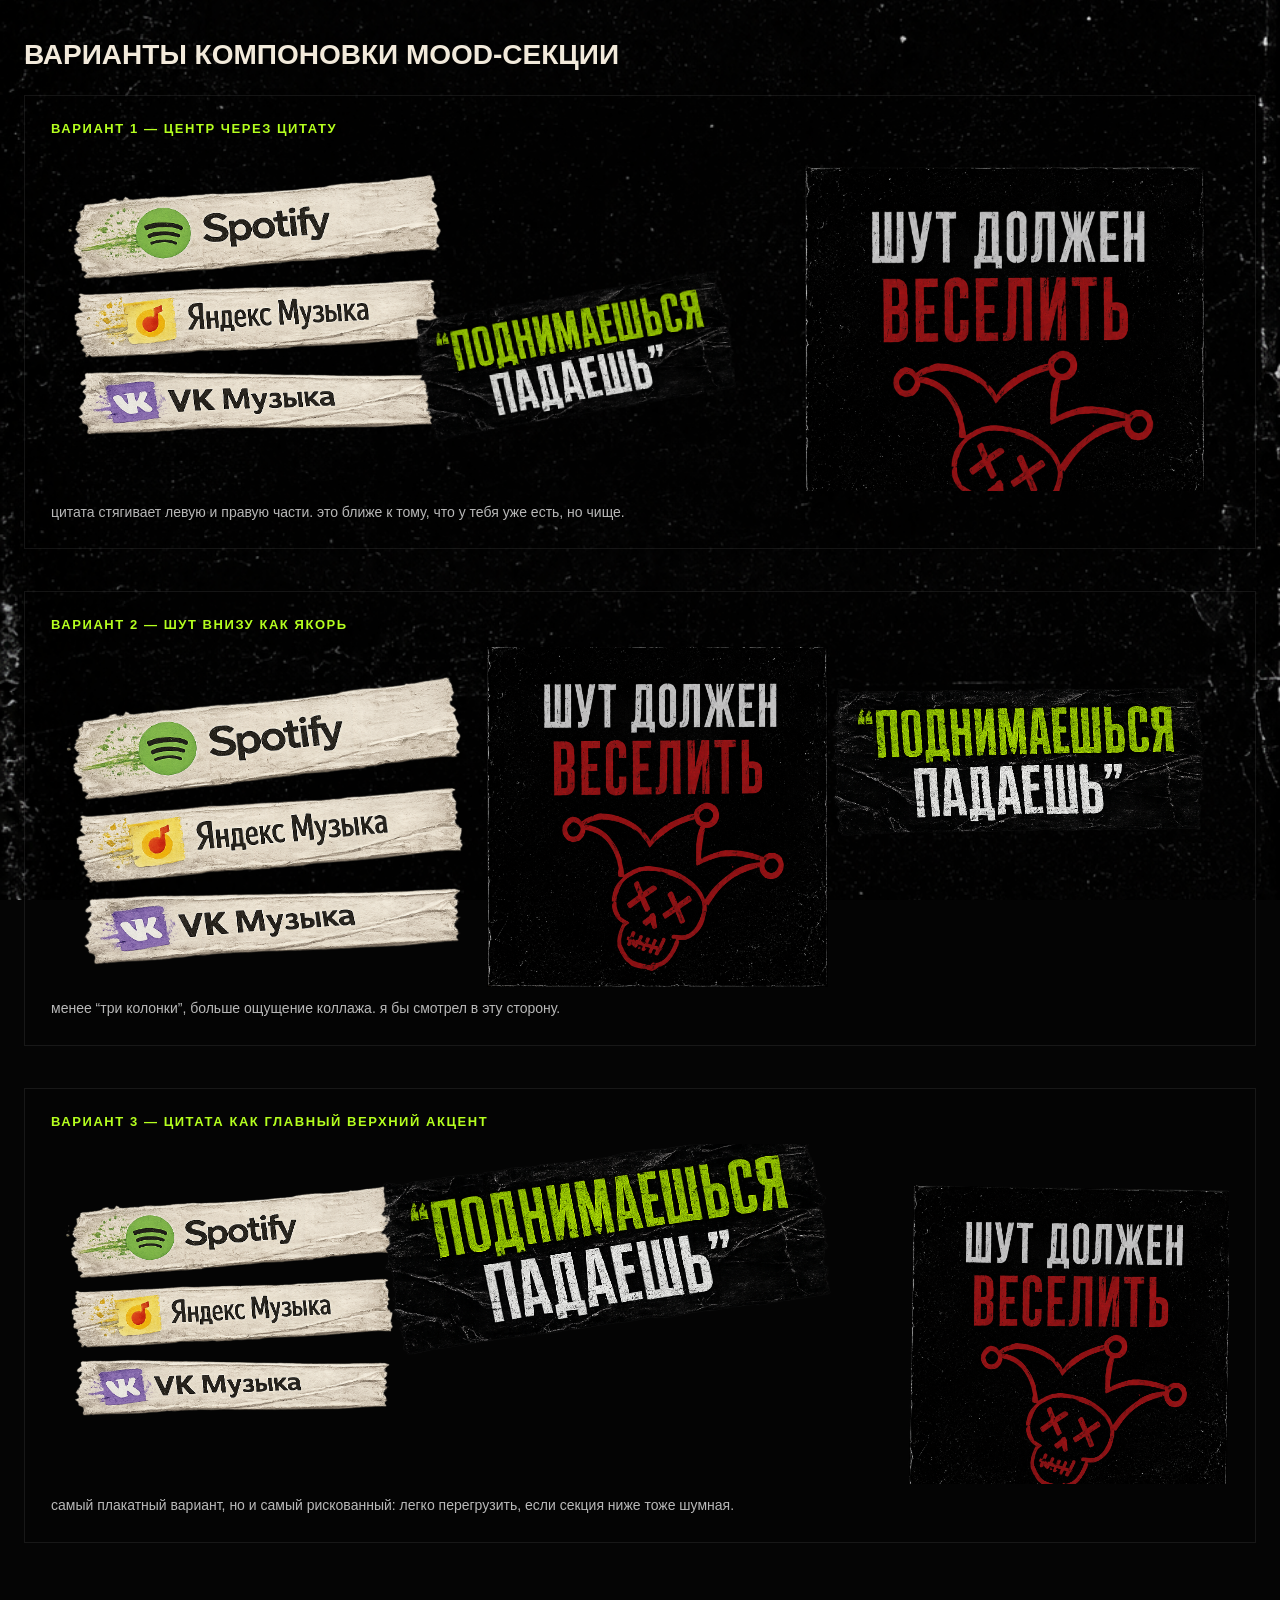
<file: birthday/mood-variants.html>
<!doctype html>
<html lang="ru">
<head>
  <meta charset="UTF-8">
  <meta name="viewport" content="width=device-width, initial-scale=1.0">
  <title>mood section variants</title>
  <style>
    :root { --bg:#050505; --line:rgba(255,255,255,.08); --green:#b5ff1f; --paper:#f2eadb; }
    * { box-sizing:border-box; }
    body { margin:0; font-family:Arial,sans-serif; background:#050505 url('./assets/images/bg-texture-main.png') center/cover fixed; color:#f2eadb; }
    .wrap { width:min(1280px, 100% - 48px); margin:0 auto; padding:40px 0 80px; }
    h1 { font:700 28px/1.1 Arial,sans-serif; margin:0 0 24px; text-transform:uppercase; }
    .variants { display:grid; gap:42px; }
    .variant { padding:26px; border:1px solid var(--line); background:rgba(0,0,0,.28); }
    .label { color:var(--green); font:700 13px/1 Arial,sans-serif; letter-spacing:.12em; text-transform:uppercase; margin-bottom:16px; }
    .board { min-height:340px; position:relative; overflow:hidden; }
    .listen, .quote, .shut { position:absolute; display:block; }
    .listen img, .quote img, .shut img { display:block; width:100%; height:auto; }
    .v1 .listen { left:0; top:10px; width:34%; }
    .v1 .quote { left:31%; top:135px; width:27%; transform:rotate(-6deg); }
    .v1 .shut { right:2%; top:16px; width:34%; }
    .v2 .listen { left:0; top:22px; width:36%; transform:rotate(-2deg); }
    .v2 .quote { right:2%; top:32px; width:32%; transform:rotate(3deg); }
    .v2 .shut { left:37%; bottom:0; width:29%; }
    .v3 .listen { left:0; top:30px; width:30%; }
    .v3 .quote { left:28%; top:0; width:38%; transform:rotate(-4deg); }
    .v3 .shut { right:0; top:44px; width:27%; transform:rotate(1deg); }
    .note { margin-top:12px; color:rgba(255,255,255,.72); font-size:14px; line-height:1.4; max-width:780px; }
  </style>
</head>
<body>
  <div class="wrap">
    <h1>варианты компоновки mood-секции</h1>
    <div class="variants">
      <section class="variant v1">
        <div class="label">вариант 1 — центр через цитату</div>
        <div class="board">
          <div class="listen"><img src="./assets/images/listen-platforms-full-v1.png" alt=""></div>
          <div class="quote"><img src="./assets/images/quote-podnimaeshsya-v1.png" alt=""></div>
          <div class="shut"><img src="./assets/images/shut-dolzhen-veselit.png" alt=""></div>
        </div>
        <div class="note">цитата стягивает левую и правую части. это ближе к тому, что у тебя уже есть, но чище.</div>
      </section>
      <section class="variant v2">
        <div class="label">вариант 2 — шут внизу как якорь</div>
        <div class="board">
          <div class="listen"><img src="./assets/images/listen-platforms-full-v1.png" alt=""></div>
          <div class="quote"><img src="./assets/images/quote-podnimaeshsya-v1.png" alt=""></div>
          <div class="shut"><img src="./assets/images/shut-dolzhen-veselit.png" alt=""></div>
        </div>
        <div class="note">менее “три колонки”, больше ощущение коллажа. я бы смотрел в эту сторону.</div>
      </section>
      <section class="variant v3">
        <div class="label">вариант 3 — цитата как главный верхний акцент</div>
        <div class="board">
          <div class="listen"><img src="./assets/images/listen-platforms-full-v1.png" alt=""></div>
          <div class="quote"><img src="./assets/images/quote-podnimaeshsya-v1.png" alt=""></div>
          <div class="shut"><img src="./assets/images/shut-dolzhen-veselit.png" alt=""></div>
        </div>
        <div class="note">самый плакатный вариант, но и самый рискованный: легко перегрузить, если секция ниже тоже шумная.</div>
      </section>
    </div>
  </div>
</body>
</html>
</file>
<file: styles.css>
:root {
  --bg: #0a0f17;
  --panel: rgba(14, 20, 31, 0.94);
  --panel-soft: rgba(20, 29, 44, 0.78);
  --line: rgba(165, 188, 235, 0.14);
  --text: #f5f7ff;
  --muted: #adb8d1;
  --accent: #ff7a45;
  --accent-soft: #ffd4bd;
  --shadow: 0 24px 70px rgba(0, 0, 0, 0.38);
  --radius: 28px;
}

*,
*::before,
*::after {
  box-sizing: border-box;
}

html,
body {
  margin: 0;
  min-height: 100vh;
  color: var(--text);
  overflow-x: hidden;
  background:
    radial-gradient(circle at top left, rgba(255, 122, 69, 0.1), transparent 22%),
    radial-gradient(circle at 88% 12%, rgba(255, 255, 255, 0.08), transparent 18%),
    linear-gradient(180deg, #0a0f17 0%, #0f1724 100%);
  font-family: "Manrope", sans-serif;
}

body::before {
  content: "";
  position: fixed;
  inset: 0;
  pointer-events: none;
  background-image:
    linear-gradient(rgba(255, 255, 255, 0.03) 1px, transparent 1px),
    linear-gradient(90deg, rgba(255, 255, 255, 0.03) 1px, transparent 1px);
  background-size: 40px 40px;
  mask-image: radial-gradient(circle at center, black 42%, transparent 92%);
}

.page {
  width: min(1020px, calc(100% - 28px));
  margin: 0 auto;
  padding: 34px 0 56px;
}

.hero,
.poster-card {
  display: grid;
  gap: 22px;
}

.links-panel,
.poster-card {
  border: 1px solid var(--line);
  box-shadow: var(--shadow);
  backdrop-filter: blur(16px);
  -webkit-backdrop-filter: blur(16px);
}

.hero {
  position: relative;
  display: block;
  min-height: 830px;
  padding: 28px 0 28px 0;
  overflow: visible;
}

.hero::before {
  content: "";
  position: absolute;
  inset: 0 auto 0 0;
  width: min(810px, calc(100% - 92px));
  border: 1px solid var(--line);
  border-radius: 34px;
  box-shadow: var(--shadow);
  backdrop-filter: blur(16px);
  -webkit-backdrop-filter: blur(16px);
  background:
    linear-gradient(145deg, rgba(255, 255, 255, 0.04), rgba(255, 255, 255, 0.015)),
    linear-gradient(145deg, rgba(255, 122, 69, 0.12), rgba(255, 212, 189, 0.02));
  z-index: 0;
}

.hero-copy {
  position: relative;
  z-index: 1;
  max-width: 590px;
  padding: 34px 18px 34px 24px;
}

.hero-photo {
  width: min(100%, 390px);
  margin-top: 18px;
}

.hero-photo img {
  display: block;
  width: 100%;
  aspect-ratio: 1 / 1;
  object-fit: cover;
  object-position: center;
  border-radius: 28px;
  border: 1px solid rgba(255, 255, 255, 0.08);
  box-shadow: 0 22px 52px rgba(0, 0, 0, 0.36);
}

.hero-motto {
  display: inline-flex;
  align-items: center;
  min-height: 38px;
  padding: 0 14px;
  border-radius: 999px;
  margin-top: 8px;
  background: rgba(255, 122, 69, 0.14);
  color: var(--accent-soft);
  font-size: 0.82rem;
  font-weight: 700;
  text-transform: uppercase;
  letter-spacing: 0.11em;
}

.release-player {
  display: grid;
  grid-template-columns: 72px minmax(0, 1fr);
  gap: 10px;
  align-items: center;
  width: min(100%, 500px);
  margin-top: 16px;
  padding: 10px 12px;
  border-radius: 24px;
  border: 1px solid rgba(255, 122, 69, 0.22);
  background:
    linear-gradient(135deg, rgba(255, 122, 69, 0.18), rgba(255, 210, 186, 0.05)),
    rgba(18, 26, 39, 0.78);
  box-shadow:
    0 18px 42px rgba(0, 0, 0, 0.22),
    inset 0 1px 0 rgba(255, 255, 255, 0.06);
}

.release-cover {
  display: block;
  width: 72px;
  height: 72px;
  border-radius: 18px;
  object-fit: cover;
  box-shadow: 0 12px 24px rgba(0, 0, 0, 0.24);
}

.release-copy {
  min-width: 0;
}

.release-kicker {
  margin: 0 0 4px;
  color: var(--accent-soft);
  font-size: 0.7rem;
  letter-spacing: 0.14em;
  text-transform: uppercase;
  font-weight: 700;
}

.release-copy strong {
  display: block;
  font-size: 1rem;
  font-weight: 800;
  line-height: 1.2;
}

.release-copy span {
  display: block;
}

.release-type {
  margin-top: 5px;
  color: rgba(245, 247, 255, 0.7);
  font-size: 0.84rem;
}

.release-actions {
  display: grid;
  grid-template-columns: repeat(2, minmax(0, 1fr));
  width: 100%;
  grid-column: 1 / -1;
  margin-top: 4px;
  gap: 6px;
}

.release-link {
  display: inline-flex;
  align-items: center;
  justify-content: center;
  min-height: 38px;
  min-width: 0;
  width: 100%;
  padding: 0 14px;
  border-radius: 999px;
  border: 1px solid rgba(255, 255, 255, 0.09);
  background:
    linear-gradient(135deg, rgba(255, 255, 255, 0.08), rgba(255, 255, 255, 0.03));
  color: var(--text);
  text-decoration: none;
  font-size: 0.78rem;
  font-weight: 800;
  white-space: nowrap;
  box-shadow:
    0 10px 20px rgba(0, 0, 0, 0.12),
    inset 0 1px 0 rgba(255, 255, 255, 0.06);
  transition:
    transform 160ms ease,
    box-shadow 160ms ease,
    background 160ms ease,
    border-color 160ms ease;
}

.release-link:hover {
  transform: translateY(-1px);
  border-color: rgba(255, 122, 69, 0.3);
  background:
    linear-gradient(135deg, rgba(255, 122, 69, 0.18), rgba(255, 193, 137, 0.08));
  box-shadow: 0 14px 24px rgba(0, 0, 0, 0.16);
}

.hero-telegram {
  margin-top: 18px;
  width: min(100%, 420px);
}

.eyebrow {
  margin: 0 0 14px;
  color: var(--accent-soft);
  letter-spacing: 0.18em;
  text-transform: uppercase;
  font-size: 0.76rem;
  font-weight: 700;
}

.hero-eyebrow {
  display: block;
  min-height: 0;
  position: absolute;
  top: 4px;
  right: -74px;
  width: fit-content;
  margin: 0;
  letter-spacing: 0.18em;
  font-size: 0.82rem;
  font-weight: 700;
  opacity: 0.96;
}

h1,
h2 {
  margin: 0;
  font-family: "Unbounded", sans-serif;
  line-height: 1.08;
}

h1 {
  font-size: clamp(3.4rem, 8vw, 5.8rem);
  letter-spacing: -0.04em;
  margin-top: 0;
}

h2 {
  font-size: clamp(1.4rem, 4vw, 2.2rem);
}

.lead,
.visual-copy p,
.footer-note {
  color: var(--muted);
  line-height: 1.7;
}

.lead {
  max-width: 42ch;
  margin: 20px 0 0;
  font-size: 1.02rem;
}

.lead p {
  margin: 0;
}

.lead p + p {
  margin-top: 12px;
}

.hero-tags {
  display: flex;
  flex-wrap: wrap;
  gap: 10px;
}

.hero-tags {
  margin-top: 22px;
}

.hero-tags span {
  display: inline-flex;
  align-items: center;
  min-height: 34px;
  padding: 0 12px;
  border-radius: 999px;
  background: rgba(255, 255, 255, 0.06);
  border: 1px solid rgba(255, 255, 255, 0.08);
  color: var(--accent-soft);
  font-size: 0.88rem;
}

.telegram-banner {
  display: grid;
  grid-template-columns: 52px minmax(0, 1fr) auto;
  gap: 14px;
  align-items: center;
  margin-top: 24px;
  padding: 14px 16px;
  border-radius: 22px;
  background: linear-gradient(135deg, rgba(255, 122, 69, 0.24), rgba(255, 176, 117, 0.1));
  border: 1px solid rgba(255, 122, 69, 0.28);
  text-decoration: none;
  color: var(--text);
}

.telegram-icon {
  display: grid;
  place-items: center;
  width: 52px;
  height: 52px;
  border-radius: 18px;
  background: rgba(255, 245, 239, 0.12);
  color: #ffb790;
}

.telegram-icon svg {
  width: 24px;
  height: 24px;
}

.telegram-banner strong,
.telegram-banner em {
  display: block;
}

.telegram-handle {
  display: inline-flex;
  align-items: center;
  gap: 6px;
  margin-top: 6px;
}

.telegram-handle .telegram-icon {
  width: 18px;
  height: 18px;
  border-radius: 8px;
  background: rgba(255, 245, 239, 0.08);
}

.telegram-handle .telegram-icon svg {
  width: 11px;
  height: 11px;
}

.telegram-banner em {
  color: rgba(245, 247, 255, 0.72);
  font-style: normal;
  margin-top: 0;
}

.donate-banner {
  display: grid;
  grid-template-columns: minmax(0, 1fr) auto;
  gap: 14px;
  align-items: center;
  width: min(100%, 420px);
  margin-top: 20px;
  padding: 16px 18px;
  border-radius: 22px;
  background: linear-gradient(135deg, rgba(255, 122, 69, 0.16), rgba(255, 193, 137, 0.08));
  border: 1px solid rgba(255, 122, 69, 0.22);
  text-decoration: none;
  color: var(--text);
}

.donate-title {
  display: block;
  font-weight: 800;
}

.donate-text {
  display: block;
  color: var(--muted);
  line-height: 1.6;
  font-size: 0.94rem;
}

.banner-copy {
  min-width: 0;
}

.banner-action {
  display: inline-flex;
  align-items: center;
  justify-content: center;
  min-height: 36px;
  min-width: 84px;
  padding: 0 12px;
  border-radius: 14px;
  background: rgba(255, 240, 231, 0.92);
  color: #53362e;
  font-size: 0.78rem;
  font-weight: 800;
  white-space: nowrap;
  box-shadow: 0 10px 22px rgba(0, 0, 0, 0.12);
}

.telegram-banner,
.donate-banner {
  transition:
    transform 180ms ease,
    box-shadow 180ms ease,
    border-color 180ms ease,
    background 180ms ease;
}

.telegram-banner:hover,
.donate-banner:hover {
  transform: translateY(-2px);
  border-color: rgba(255, 196, 167, 0.42);
  box-shadow:
    0 22px 40px rgba(0, 0, 0, 0.22),
    inset 0 1px 0 rgba(255, 245, 239, 0.12);
}

.telegram-banner:active,
.donate-banner:active {
  transform: translateY(0);
}

.links-panel {
  position: absolute;
  top: 116px;
  right: -26px;
  width: 208px;
  padding: 18px;
  border-radius: 28px;
  background: var(--panel);
  z-index: 2;
  transform: translateY(var(--links-panel-shift, 0px));
  will-change: transform;
}

.panel-label {
  display: flex;
  align-items: center;
  justify-content: center;
  min-height: 44px;
  margin: 0 0 12px;
  border-radius: 16px;
  background: rgba(255, 122, 69, 0.16);
  color: #ffb790;
  font-size: 0.74rem;
  letter-spacing: 0.14em;
  text-transform: uppercase;
  font-weight: 800;
}


.hero-actions {
  display: grid;
  gap: 9px;
}

.link-button {
  display: flex;
  align-items: center;
  justify-content: center;
  min-height: 54px;
  padding: 10px 14px;
  border-radius: 18px;
  border: 1px solid rgba(255, 255, 255, 0.09);
  background:
    linear-gradient(135deg, rgba(255, 255, 255, 0.08), rgba(255, 255, 255, 0.03));
  color: var(--text);
  text-decoration: none;
  font-weight: 700;
  text-align: center;
  font-size: 0.94rem;
  line-height: 1.2;
  letter-spacing: 0.01em;
  box-shadow: inset 0 1px 0 rgba(255, 255, 255, 0.06);
  transition:
    transform 160ms ease,
    border-color 160ms ease,
    background 160ms ease,
    box-shadow 160ms ease;
}

.link-button:hover {
  transform: translateY(-2px);
  border-color: rgba(255, 122, 69, 0.32);
  background:
    linear-gradient(135deg, rgba(255, 122, 69, 0.18), rgba(255, 193, 137, 0.08));
  box-shadow:
    0 16px 34px rgba(0, 0, 0, 0.24),
    inset 0 1px 0 rgba(255, 255, 255, 0.08);
}

.section {
  margin-top: 30px;
}

.section-compact {
  padding: 2px 4px 0;
}

.section-head {
  margin-bottom: 14px;
}

.tracks-eyebrow {
  width: fit-content;
  margin: 0 0 8px;
  padding: 0 14px;
  border-radius: 999px;
  background: rgba(255, 122, 69, 0.14);
  color: var(--accent-soft);
  letter-spacing: 0.14em;
  font-size: 0.82rem;
  line-height: 2.3;
  text-transform: uppercase;
  font-weight: 700;
}

.poster-card {
  grid-template-columns: minmax(0, 0.78fr) minmax(0, 1.12fr);
  align-items: start;
  margin-top: 30px;
  padding: 20px;
  border-radius: 34px;
  background: var(--panel-soft);
}

.poster-copy {
  position: relative;
  padding: 10px;
  text-align: left;
}

.poster-eyebrow {
  width: fit-content;
  margin: 0 0 8px;
  padding: 0 14px;
  border-radius: 999px;
  background: rgba(255, 122, 69, 0.14);
  color: var(--accent-soft);
  letter-spacing: 0.14em;
  font-size: 0.82rem;
  line-height: 2.3;
  text-transform: uppercase;
  font-weight: 700;
}

.poster-grid {
  display: grid;
  grid-template-columns: repeat(2, minmax(0, 1fr));
  gap: 16px;
}

.poster-item {
  overflow: hidden;
  border-radius: 24px;
  background: rgba(255, 255, 255, 0.04);
  border: 1px solid rgba(255, 255, 255, 0.08);
}

.poster-item img {
  display: block;
  width: 100%;
  aspect-ratio: 1 / 1;
  object-fit: cover;
  object-position: center;
}

.poster-meta {
  display: grid;
  gap: 6px;
  padding: 14px;
}

.poster-meta strong {
  font-size: 0.96rem;
}

.poster-meta span {
  color: var(--muted);
  font-size: 0.9rem;
  line-height: 1.5;
}

.tracks-card {
  margin-top: 30px;
}

.track-carousel {
  --track-slide-basis: 72%;
  display: grid;
  gap: 14px;
  justify-items: stretch;
}

.track-frame {
  position: relative;
  width: 100%;
  padding: 12px;
  border-radius: 32px;
  border: 1px solid rgba(255, 224, 205, 0.16);
  background:
    radial-gradient(circle at top center, rgba(255, 167, 125, 0.16), transparent 44%),
    linear-gradient(180deg, rgba(45, 55, 74, 0.96), rgba(30, 38, 53, 0.98));
  box-shadow:
    0 18px 42px rgba(0, 0, 0, 0.2),
    inset 0 1px 0 rgba(255, 245, 239, 0.08);
}

.track-viewport {
  position: relative;
  overflow: hidden;
  border-radius: 24px;
  touch-action: pan-y;
}

.track-viewport::before,
.track-viewport::after {
  content: "";
  position: absolute;
  top: 0;
  bottom: 0;
  width: 52px;
  z-index: 2;
  pointer-events: none;
}

.track-viewport::before {
  left: 0;
  background: linear-gradient(90deg, rgba(30, 38, 53, 0.76), rgba(30, 38, 53, 0));
}

.track-viewport::after {
  right: 0;
  background: linear-gradient(270deg, rgba(30, 38, 53, 0.76), rgba(30, 38, 53, 0));
}

.track-strip {
  display: flex;
  gap: 14px;
  align-items: center;
  transition: transform 720ms cubic-bezier(0.16, 1, 0.3, 1);
  will-change: transform;
}

.track-strip.is-resetting .track-slide {
  transition: none;
}

.track-slide {
  position: relative;
  flex: 0 0 var(--track-slide-basis);
  display: block;
  overflow: hidden;
  text-decoration: none;
  color: var(--text);
  border-radius: 28px;
  border: 1px solid rgba(255, 239, 228, 0.1);
  background: rgba(55, 66, 87, 0.92);
  box-shadow: var(--shadow);
  opacity: 0.48;
  filter: saturate(0.78);
  transform: scale(0.84);
  transition:
    transform 720ms cubic-bezier(0.16, 1, 0.3, 1),
    opacity 720ms ease,
    filter 720ms ease,
    border-color 200ms ease,
    background 200ms ease,
    box-shadow 240ms ease;
}

.track-slide.is-active {
  opacity: 1;
  transform: scale(1);
  filter: saturate(1);
  box-shadow:
    0 18px 34px rgba(0, 0, 0, 0.2),
    0 0 0 1px rgba(255, 224, 205, 0.12);
}

.track-slide:hover {
  border-color: rgba(255, 122, 69, 0.3);
  background: rgba(25, 34, 50, 0.92);
}

.track-slide img {
  display: block;
  width: 100%;
  aspect-ratio: 1 / 1;
  object-fit: cover;
  border-radius: 28px;
}

.track-slide::after {
  content: "";
  position: absolute;
  inset: 0;
  background: linear-gradient(180deg, transparent 22%, rgba(8, 11, 19, 0.78) 100%);
}

.track-slide-meta {
  position: absolute;
  left: 18px;
  right: 18px;
  bottom: 18px;
  display: grid;
  gap: 6px;
  z-index: 1;
}

.track-kicker {
  margin: 0;
  color: var(--accent-soft);
  letter-spacing: 0.16em;
  text-transform: uppercase;
  font-size: 0.7rem;
  font-weight: 800;
}

.track-slide-meta strong {
  font-size: clamp(1.6rem, 4vw, 2.3rem);
  line-height: 1.05;
}

.track-slide-meta span {
  color: rgba(245, 247, 255, 0.76);
  font-size: 0.96rem;
}

.track-dots {
  display: flex;
  justify-content: center;
  gap: 8px;
  padding-top: 2px;
}

.track-dot {
  width: 9px;
  height: 9px;
  padding: 0;
  border: 0;
  border-radius: 999px;
  background: rgba(255, 255, 255, 0.28);
}

.track-dot.is-active {
  width: 28px;
  background: rgba(255, 214, 191, 0.96);
}

.track-nav {
  position: absolute;
  top: 50%;
  z-index: 2;
  width: 38px;
  height: 38px;
  margin-top: -19px;
  border: 1px solid rgba(255, 255, 255, 0.08);
  border-radius: 999px;
  background: rgba(30, 39, 55, 0.82);
  color: var(--text);
  font-size: 1.7rem;
  line-height: 1;
  display: grid;
  place-items: center;
  box-shadow: 0 10px 20px rgba(0, 0, 0, 0.18);
}

.track-nav-prev {
  left: -12px;
}

.track-nav-next {
  right: -12px;
}

.social-row {
  display: flex;
  flex-wrap: wrap;
  justify-content: flex-start;
  gap: 10px;
  margin-top: 18px;
}

.social-row a {
  display: inline-flex;
  align-items: center;
  min-height: 34px;
  padding: 0 12px;
  border-radius: 999px;
  background: rgba(255, 255, 255, 0.06);
  border: 1px solid rgba(255, 255, 255, 0.08);
  color: var(--accent-soft);
  text-decoration: none;
  font-size: 0.88rem;
  font-weight: 700;
}

.footer {
  margin-top: 44px;
  text-align: center;
  color: var(--muted);
}

.footer-note {
  max-width: 56ch;
  margin: 14px auto 0;
  text-align: center;
  font-size: 0.92rem;
  line-height: 1.55;
}

.footer-note a {
  display: inline-block;
  margin-top: 8px;
  color: var(--accent-soft);
  text-decoration: none;
  border-bottom: 1px solid rgba(255, 212, 189, 0.3);
}

.footer-cta-wrap {
  display: flex;
  width: 100%;
  justify-content: center;
  margin-top: 88px;
  padding-top: 0;
  padding-bottom: 32px;
}

.footer-cta {
  width: fit-content;
  margin: 0;
  padding: 12px 20px;
  border-radius: 18px;
  border: 1px solid rgba(255, 255, 255, 0.08);
  background:
    linear-gradient(135deg, rgba(255, 255, 255, 0.05), rgba(255, 255, 255, 0.02)),
    rgba(14, 20, 31, 0.9);
  color: var(--muted);
  text-decoration: none;
  font-size: 0.92rem;
  font-weight: 700;
  letter-spacing: 0.03em;
  box-shadow:
    0 16px 34px rgba(0, 0, 0, 0.18),
    inset 0 1px 0 rgba(255, 255, 255, 0.04);
}

@media (min-width: 981px) {
  .hero {
    min-height: 820px;
  }

  .hero::before {
    width: min(940px, calc(100% - 78px));
  }

  .hero-copy {
    display: grid;
    grid-template-columns: 360px minmax(280px, 1fr);
    grid-template-areas:
      "title title"
      "motto ."
      "photo telegram"
      "photo donate"
      "lead lead"
      "tags tags"
      "release release";
    column-gap: 22px;
    row-gap: 10px;
    max-width: 760px;
    padding: 34px 16px 24px 24px;
    align-items: start;
  }

  .links-panel {
    width: 272px;
    right: 6px;
  }

  .hero h1 {
    grid-column: 1 / -1;
  }

  .hero-motto {
    grid-area: motto;
    width: fit-content;
    margin-top: -2px;
  }

  .release-player {
    grid-area: release;
    width: 100%;
    max-width: 500px;
    margin-top: 10px;
    justify-self: start;
  }

  .hero-photo {
    grid-area: photo;
    margin-top: 4px;
    width: 100%;
  }

  .hero-telegram {
    grid-area: telegram;
    margin-top: 4px;
    width: calc(100% - 36px);
    max-width: 286px;
    margin-left: 18px;
  }

  .donate-banner {
    grid-area: donate;
    width: calc(100% - 36px);
    margin-top: -2px;
    max-width: 286px;
    margin-left: 18px;
  }

  .lead {
    grid-area: lead;
    max-width: none;
    margin: 2px 0 0;
    font-size: 1rem;
  }

  .hero-tags {
    grid-area: tags;
    margin-top: 2px;
    flex-wrap: nowrap;
    gap: 8px;
    align-items: center;
  }

  .hero-tags span {
    min-height: 32px;
    padding: 0 10px;
    font-size: 0.84rem;
    white-space: nowrap;
  }

  .telegram-banner {
    position: relative;
    grid-template-columns: minmax(0, 1fr) auto;
    gap: 12px;
    padding: 14px 12px 14px 12px;
    border-radius: 24px;
    align-items: end;
  }

  .telegram-banner .banner-copy {
    text-align: left;
    padding-right: 0;
    max-width: 170px;
  }

  .telegram-banner .banner-action {
    justify-self: end;
    align-self: center;
  }

  .telegram-banner strong,
  .telegram-banner em {
    padding-left: 0;
  }

  .telegram-banner .telegram-handle {
    margin-top: 8px;
  }

  .donate-banner {
    grid-template-columns: minmax(0, 1fr) auto;
    gap: 10px;
    padding: 14px 12px;
    border-radius: 24px;
  }

  .hero-copy > h1 {
    margin-bottom: 0;
  }
}

@media (max-width: 980px) {
  .hero {
    min-height: 760px;
    padding: 22px 0 20px;
  }

  .hero::before {
    width: calc(100% - 96px);
  }

  .hero-copy {
    max-width: calc(100% - 166px);
    padding: 24px 10px 26px 18px;
  }

  .hero-eyebrow {
    top: 6px;
    right: -46px;
    font-size: 0.72rem;
  }

  .links-panel {
    top: 108px;
    right: 10px;
    width: 154px;
    padding: 14px;
    border-radius: 22px;
  }

  .panel-label {
    min-height: 40px;
    margin-bottom: 10px;
    font-size: 0.68rem;
    letter-spacing: 0.12em;
  }

  .hero-actions {
    gap: 8px;
  }

  .link-button {
    min-height: 50px;
    padding: 8px 10px;
    border-radius: 16px;
    font-size: 0.84rem;
    line-height: 1.25;
  }

  .release-player {
    grid-template-columns: 62px minmax(0, 1fr);
    gap: 12px;
    width: min(100%, 100%);
  }

  .release-cover {
    width: 62px;
    height: 62px;
  }

  .release-actions {
    grid-column: 1 / -1;
    grid-template-columns: repeat(2, minmax(0, 1fr));
  }

  .release-link {
    width: 100%;
  }
}

@media (max-width: 700px) {
  .poster-card {
    grid-template-columns: 1fr;
  }

  .page {
    width: calc(100% - 18px);
    max-width: 100%;
    padding-top: 20px;
  }

  .hero {
    min-height: 720px;
    padding: 16px 0 18px;
  }

  .hero::before {
    width: calc(100% - 82px);
  }

  .hero-copy {
    max-width: calc(100% - 146px);
    padding: 18px 8px 24px 14px;
  }

  .hero-eyebrow {
    top: 4px;
    right: -35px;
    font-size: 0.68rem;
  }

  .links-panel {
    top: 100px;
    right: 8px;
    width: 132px;
    padding: 10px;
    border-radius: 18px;
  }

  .poster-copy {
    padding: 12px;
  }

  .poster-grid {
    grid-template-columns: 1fr;
  }

  .track-frame {
    padding: 10px;
  }

  .track-slide-meta {
    left: 14px;
    right: 14px;
    bottom: 14px;
  }

  .track-slide-meta strong {
    font-size: 1.5rem;
  }

  .release-player {
    grid-template-columns: 56px minmax(0, 1fr);
    gap: 10px;
    width: calc(100% - 8px);
    margin-top: 14px;
    padding: 12px;
    border-radius: 20px;
  }

  .release-cover {
    width: 56px;
    height: 56px;
    border-radius: 14px;
  }

  .release-copy strong {
    font-size: 0.92rem;
  }

  .release-copy [data-release-meta] {
    font-size: 0.8rem;
  }

  .release-progress {
    width: 100%;
    margin-top: 8px;
  }

  .release-actions {
    grid-column: 1 / -1;
    grid-template-columns: repeat(2, minmax(0, 1fr));
    gap: 8px;
  }

  .release-link {
    width: 100%;
    min-width: 0;
    min-height: 32px;
    font-size: 0.72rem;
  }

  .footer-cta-wrap {
    margin-top: 120px;
    padding-bottom: 40px;
  }

  .telegram-icon {
    width: 44px;
    height: 44px;
    border-radius: 14px;
  }

  .telegram-banner {
    position: relative;
    grid-template-columns: 1fr;
    gap: 10px;
    padding: 14px 12px;
    align-items: start;
  }

  .telegram-banner .telegram-icon {
    position: absolute;
    top: 12px;
    right: 12px;
    grid-column: auto;
    grid-row: auto;
  }

  .telegram-banner .banner-copy {
    grid-column: 1;
    grid-row: 1;
    text-align: left;
    padding-right: 58px;
  }

  .telegram-banner .banner-action {
    grid-column: 1 / -1;
    grid-row: 2;
    justify-self: start;
    margin-top: 2px;
  }

  .telegram-banner strong {
    font-size: 0.92rem;
    line-height: 1.28;
  }

  .telegram-banner em {
    font-size: 0.88rem;
  }

  .donate-title {
    font-size: 0.96rem;
    line-height: 1.28;
  }

  .donate-banner {
    grid-template-columns: 1fr;
    gap: 10px;
    padding: 14px 12px;
  }

  .donate-banner .banner-copy {
    grid-column: 1;
    grid-row: 1;
  }

  .donate-banner .banner-action {
    grid-column: 1;
    grid-row: 2;
    justify-self: start;
    margin-top: 2px;
  }

  .donate-text {
    margin-top: 4px;
    font-size: 0.88rem;
    line-height: 1.38;
  }

  .telegram-banner .banner-copy,
  .donate-banner .banner-copy {
    width: 100%;
  }
}

@media (max-width: 420px) {
  .hero-photo,
  .hero-telegram,
  .donate-banner {
    width: 100%;
  }

  .hero {
    min-height: 690px;
  }

  .hero::before {
    width: calc(100% - 76px);
  }

  .hero-copy {
    max-width: calc(100% - 138px);
    padding: 16px 8px 20px 12px;
  }

  .hero-eyebrow {
    top: 2px;
    right: -28px;
    font-size: 0.66rem;
  }

  .hero-motto {
    min-height: 34px;
    padding: 0 12px;
    font-size: 0.74rem;
  }

  .links-panel {
    top: 96px;
    width: 126px;
    padding: 9px;
  }

  .panel-label {
    min-height: 34px;
    font-size: 0.62rem;
  }

  .link-button {
    min-height: 44px;
    padding: 8px;
    font-size: 0.78rem;
  }

  .poster-copy {
    padding: 10px;
  }

  .poster-eyebrow {
    margin-bottom: 6px;
    padding: 0 12px;
    font-size: 0.72rem;
  }

  .tracks-eyebrow {
    margin-bottom: 6px;
    padding: 0 12px;
    font-size: 0.72rem;
  }

  .track-frame {
    padding: 9px;
    border-radius: 24px;
  }

  .track-viewport::before,
  .track-viewport::after {
    width: 34px;
  }

  .track-dot {
    width: 8px;
    height: 8px;
  }

  .track-dot.is-active {
    width: 24px;
  }

  .track-carousel {
    --track-slide-basis: 74%;
  }

  .track-slide-meta strong {
    font-size: 1.34rem;
  }

  .track-slide-meta span {
    font-size: 0.9rem;
  }

  .track-kicker {
    font-size: 0.64rem;
  }

  .track-nav {
    width: 34px;
    height: 34px;
    margin-top: -17px;
    font-size: 1.45rem;
  }

  .track-nav-prev {
    left: -8px;
  }

  .track-nav-next {
    right: -8px;
  }

}

:root {
  --bg: #050505;
  --panel: rgba(10, 10, 10, 0.94);
  --panel-soft: rgba(16, 16, 16, 0.82);
  --line: rgba(255, 146, 86, 0.16);
  --text: #f4f4f4;
  --muted: #a6a6a6;
  --accent: #ff7a45;
  --accent-soft: #ffd4bd;
  --shadow: 0 24px 70px rgba(0, 0, 0, 0.5);
}

html,
body {
  background:
    radial-gradient(circle at top left, rgba(255, 122, 69, 0.16), transparent 22%),
    radial-gradient(circle at 85% 12%, rgba(255, 163, 112, 0.05), transparent 16%),
    linear-gradient(180deg, #050505 0%, #0a0a0a 44%, #101010 100%);
}

body::before {
  background-image:
    linear-gradient(rgba(255, 255, 255, 0.018) 1px, transparent 1px),
    linear-gradient(90deg, rgba(255, 122, 69, 0.028) 1px, transparent 1px);
}

.hero::before {
  background:
    linear-gradient(145deg, rgba(255, 255, 255, 0.03), rgba(255, 255, 255, 0.01)),
    linear-gradient(145deg, rgba(255, 122, 69, 0.08), rgba(255, 212, 189, 0.015));
}

.hero-photo img,
.poster-item,
.poster-item img,
.track-frame,
.track-slide,
.track-slide img {
  border-radius: 22px;
}

.hero-motto,
.tracks-eyebrow,
.poster-eyebrow,
.panel-label {
  background: rgba(255, 122, 69, 0.14);
  color: var(--accent-soft);
}

.telegram-banner,
.donate-banner,
.release-player {
  border-radius: 20px;
  border-color: rgba(255, 122, 69, 0.18);
  background:
    linear-gradient(135deg, rgba(255, 122, 69, 0.14), rgba(255, 212, 189, 0.03)),
    rgba(12, 12, 12, 0.88);
}

.telegram-icon,
.telegram-handle .telegram-icon {
  background: rgba(255, 122, 69, 0.12);
  color: #ffb790;
}

.banner-action {
  min-height: 38px;
  padding: 0 14px;
  border-radius: 999px;
  background: linear-gradient(135deg, #ff965f, #ffd1b7);
  color: #2e170e;
  box-shadow:
    0 12px 26px rgba(255, 122, 69, 0.18),
    inset 0 1px 0 rgba(255, 255, 255, 0.4);
}

.link-button,
.release-link,
.social-row a,
.footer-cta {
  position: relative;
  overflow: hidden;
  border-color: rgba(255, 122, 69, 0.16);
  background:
    linear-gradient(135deg, rgba(255, 255, 255, 0.05), rgba(255, 122, 69, 0.05));
  border-radius: 16px;
  box-shadow:
    inset 0 1px 0 rgba(255, 255, 255, 0.04),
    0 8px 22px rgba(0, 0, 0, 0.16);
}

.link-button::before,
.release-link::before,
.social-row a::before,
.footer-cta::before {
  content: "";
  position: absolute;
  inset: 0 auto 0 0;
  width: 3px;
  background: linear-gradient(180deg, #ff9c67, #ff6d31);
  opacity: 0.92;
}

.link-button {
  justify-content: flex-start;
  padding-left: 18px;
  padding-right: 18px;
  font-weight: 800;
}

.release-link,
.social-row a {
  padding-left: 16px;
  padding-right: 16px;
}

.footer-cta {
  padding-left: 24px;
  padding-right: 24px;
}

.link-button:hover,
.release-link:hover,
.social-row a:hover,
.footer-cta:hover,
.telegram-banner:hover,
.donate-banner:hover {
  border-color: rgba(255, 152, 102, 0.28);
  background:
    linear-gradient(135deg, rgba(255, 255, 255, 0.08), rgba(255, 122, 69, 0.09));
  box-shadow:
    0 18px 34px rgba(0, 0, 0, 0.24),
    0 0 0 1px rgba(255, 122, 69, 0.05);
}

.track-frame {
  border-color: rgba(255, 122, 69, 0.12);
  background:
    radial-gradient(circle at top center, rgba(255, 122, 69, 0.1), transparent 40%),
    linear-gradient(180deg, rgba(22, 22, 22, 0.98), rgba(10, 10, 10, 0.98));
}

.track-viewport::before {
  background: linear-gradient(90deg, rgba(10, 10, 10, 0.82), rgba(10, 10, 10, 0));
}

.track-viewport::after {
  background: linear-gradient(270deg, rgba(10, 10, 10, 0.82), rgba(10, 10, 10, 0));
}

.track-slide {
  border-color: rgba(255, 122, 69, 0.1);
  background: rgba(30, 26, 24, 0.92);
}

.track-slide.is-active {
  box-shadow:
    0 18px 34px rgba(0, 0, 0, 0.24),
    0 0 0 1px rgba(255, 122, 69, 0.12);
}

.track-slide:hover {
  background: rgba(22, 18, 16, 0.95);
}

.track-dot {
  background: rgba(255, 212, 189, 0.28);
}

.track-dot.is-active {
  background: #ff8f5b;
}

.track-nav {
  border-color: rgba(255, 122, 69, 0.12);
  background: rgba(18, 15, 13, 0.92);
}

.footer-note a {
  color: var(--accent-soft);
  border-bottom-color: rgba(255, 122, 69, 0.3);
}


/* sobivan working draft overrides: poster + chords only */
.poster-card {
  grid-template-columns: minmax(0, 0.78fr) minmax(0, 1.12fr);
  align-items: start;
  margin-top: 30px;
  padding: 20px;
  border-radius: 34px;
  background: var(--panel-soft);
}

.poster-copy {
  position: relative;
  padding: 10px;
  text-align: left;
}

.poster-eyebrow {
  width: fit-content;
  margin: 0 0 8px;
  padding: 0 14px;
  border-radius: 999px;
  background: rgba(255, 122, 69, 0.14);
  color: var(--accent-soft);
  letter-spacing: 0.14em;
  font-size: 0.82rem;
  line-height: 2.3;
  text-transform: uppercase;
  font-weight: 700;
}

.poster-grid {
  display: grid;
  grid-template-columns: repeat(2, minmax(0, 1fr));
  gap: 16px;
}

.poster-item {
  overflow: hidden;
  border-radius: 24px;
  background: rgba(255, 255, 255, 0.04);
  border: 1px solid rgba(255, 255, 255, 0.08);
}

.poster-item img {
  display: block;
  width: 100%;
  aspect-ratio: 1 / 1;
  object-fit: cover;
  object-position: center;
}

.poster-meta {
  display: grid;
  gap: 6px;
  padding: 14px;
}

.poster-meta strong {
  font-size: 0.96rem;
}

.poster-meta span {
  color: var(--muted);
  font-size: 0.9rem;
  line-height: 1.5;
}

.social-row {
  display: flex;
  flex-wrap: wrap;
  justify-content: flex-start;
  gap: 10px;
  margin-top: 18px;
}

.social-row a {
  display: inline-flex;
  align-items: center;
  min-height: 34px;
  padding: 0 12px;
  border-radius: 999px;
  background: rgba(255, 255, 255, 0.06);
  border: 1px solid rgba(255, 255, 255, 0.08);
  color: var(--accent-soft);
  text-decoration: none;
  font-size: 0.88rem;
  font-weight: 700;
}

.chords-card {
  margin-top: 34px;
  padding: 20px;
  border-radius: 34px;
  border: 1px solid var(--line);
  box-shadow: var(--shadow);
  backdrop-filter: blur(16px);
  -webkit-backdrop-filter: blur(16px);
  background: rgba(10, 12, 18, 0.92);
}

.chords-eyebrow {
  width: fit-content;
  margin: 0 0 8px;
  padding: 0 14px;
  border-radius: 999px;
  background: rgba(255, 122, 69, 0.14);
  color: var(--accent-soft);
  letter-spacing: 0.14em;
  font-size: 0.82rem;
  line-height: 2.3;
  text-transform: uppercase;
  font-weight: 700;
}

.chords-layout {
  display: grid;
  grid-template-columns: 1fr;
  gap: 16px;
  margin-top: 20px;
  align-items: start;
}

.chords-sidebar {
  display: flex;
  flex-wrap: wrap;
  gap: 10px;
  width: 100%;
}

.chord-song {
  display: grid;
  gap: 4px;
  width: max-content;
  max-width: 240px;
  min-width: max-content;
  padding: 14px 16px;
  border: 1px solid rgba(255, 255, 255, 0.08);
  border-radius: 20px;
  background: rgba(255, 255, 255, 0.04);
  color: var(--text);
  text-align: left;
  box-shadow: inset 0 1px 0 rgba(255, 255, 255, 0.04);
}

.chord-song strong {
  font-size: 0.98rem;
  white-space: nowrap;
}

.chord-song.is-active {
  border-color: rgba(255, 122, 69, 0.26);
  background:
    linear-gradient(135deg, rgba(255, 122, 69, 0.16), rgba(255, 193, 137, 0.06)),
    rgba(255, 255, 255, 0.04);
}

.chords-viewer {
  padding: 16px;
  border-radius: 26px;
  border: 1px solid rgba(255, 255, 255, 0.08);
  background:
    linear-gradient(180deg, rgba(10, 12, 18, 0.98), rgba(6, 8, 12, 1));
  box-shadow:
    0 18px 34px rgba(0, 0, 0, 0.18),
    inset 0 1px 0 rgba(255, 255, 255, 0.04);
}

.chords-toolbar {
  display: flex;
  align-items: center;
  justify-content: space-between;
  gap: 16px;
  margin-bottom: 14px;
}

.chords-meta {
  display: flex;
  flex-wrap: wrap;
  gap: 8px;
}

.chords-key,
.chords-capo {
  display: inline-flex;
  align-items: center;
  min-height: 32px;
  padding: 0 12px;
  border-radius: 999px;
  background: rgba(255, 255, 255, 0.06);
  color: var(--accent-soft);
  font-size: 0.82rem;
  font-weight: 700;
}

.chords-key {
  font-size: 0.92rem;
  color: var(--text);
  background: rgba(255, 255, 255, 0.08);
}

.chords-actions {
  display: flex;
  gap: 8px;
}

.chords-actions button {
  min-height: 34px;
  padding: 0 12px;
  border: 1px solid rgba(255, 255, 255, 0.08);
  border-radius: 14px;
  background: rgba(255, 255, 255, 0.05);
  color: var(--text);
  font: inherit;
  font-size: 0.82rem;
  font-weight: 700;
}

.chords-speed {
  min-width: 46px;
}

.chords-speed.is-active,
.chords-autoscroll.is-active {
  background: rgba(255, 167, 125, 0.18);
  border-color: rgba(255, 167, 125, 0.28);
  color: var(--accent-soft);
}

.chords-autoscroll {
  min-width: 42px;
  padding: 0;
  font-size: 0.9rem;
}

.chords-sheet {
  margin: 0;
  padding: 18px;
  overflow: auto;
  max-height: min(70vh, 820px);
  border-radius: 20px;
  background: rgba(4, 6, 10, 0.9);
  color: #eef2ff;
  font-family: "SFMono-Regular", "Menlo", "Consolas", monospace;
  font-size: 0.96rem;
  line-height: 1.85;
  white-space: pre-wrap;
}

.chords-sheet code {
  color: inherit;
}

.chords-line {
  display: block;
}

.chords-line--accent {
  color: #ffbf98;
  font-weight: 700;
}

.poster-archive-wrap {
  grid-column: 1 / -1;
}

.poster-archive {
  margin-top: 6px;
  padding: 0;
  border: 0;
  background: transparent;
}

.poster-archive summary {
  list-style: none;
}

.poster-archive summary::-webkit-details-marker {
  display: none;
}

.poster-archive-summary {
  display: inline-flex;
  align-items: center;
  gap: 10px;
  cursor: pointer;
  margin-bottom: 14px;
  color: var(--text);
  font-size: 0.92rem;
  font-weight: 700;
}

.poster-archive-count {
  display: inline-flex;
  align-items: center;
  justify-content: center;
  min-width: 28px;
  min-height: 28px;
  padding: 0 10px;
  border-radius: 999px;
  background: rgba(255, 122, 69, 0.14);
  color: var(--accent-soft);
  font-size: 0.82rem;
}

.poster-archive-list {
  display: grid;
  grid-template-columns: repeat(auto-fit, minmax(180px, 1fr));
  gap: 14px;
}

.poster-item--archive img {
  aspect-ratio: 1 / 1;
}

@media (max-width: 700px) {
  .poster-card {
    grid-template-columns: 1fr;
  }

  .poster-copy {
    padding: 12px;
  }

  .poster-grid {
    grid-template-columns: 1fr;
  }

  .poster-archive-list {
    display: flex;
    flex-wrap: nowrap;
    gap: 8px;
    overflow-x: auto;
    padding-bottom: 4px;
    scrollbar-width: none;
  }

  .poster-archive-list::-webkit-scrollbar {
    display: none;
  }

  .poster-item--archive {
    flex: 0 0 180px;
    max-width: 180px;
    min-width: 180px;
    grid-template-columns: 1fr;
    gap: 12px;
    padding: 0 0 8px;
  }

  .poster-item--archive img {
    width: 100%;
    aspect-ratio: 1 / 1;
    border-radius: 14px;
  }

  .poster-item--archive .poster-meta {
    padding: 2px 12px 0 14px;
    gap: 4px;
  }

  .poster-item--archive .poster-meta strong {
    font-size: 0.68rem;
    line-height: 1.08;
  }

  .poster-item--archive .poster-meta span {
    font-size: 0.62rem;
    line-height: 1.12;
  }

  .chord-song {
    max-width: 170px;
  }
}


@media (max-width: 700px) {
  .poster-card {
    overflow: hidden;
    padding: 16px 12px 18px;
  }

  .poster-copy,
  .poster-grid,
  .poster-item,
  .poster-archive-wrap,
  .poster-archive-list,
  .chords-layout,
  .chords-viewer,
  .chords-sheet {
    min-width: 0;
  }

  .poster-grid {
    width: 100%;
  }

  .poster-item {
    width: 100%;
  }

  .poster-item img {
    width: 100%;
    max-width: 100%;
  }

  .poster-meta {
    padding: 12px 12px 14px;
  }

  .chords-layout {
    grid-template-columns: 1fr;
    gap: 14px;
  }

  .chords-sidebar {
    display: flex;
    flex-wrap: wrap;
    gap: 8px;
    overflow: visible;
    padding-bottom: 0;
  }

  .chord-song {
    flex: 0 0 auto;
    width: max-content;
    max-width: 100%;
    min-width: 0;
    padding: 10px 14px;
    border-radius: 16px;
  }

  .chord-song strong {
    font-size: 0.86rem;
    white-space: nowrap;
  }

  .chords-viewer {
    width: 100%;
    padding: 12px;
  }

  .chords-sheet {
    height: min(138svh, 1680px);
    max-height: none;
  }

  .chords-toolbar {
    align-items: stretch;
  }

  .chords-actions {
    flex-wrap: wrap;
  }

  .chords-sheet {
    font-size: 0.9rem;
    line-height: 1.24;
    padding: 14px;
  }
}

@media (min-width: 981px) {
  .poster-card {
    grid-template-columns: minmax(320px, 0.78fr) minmax(360px, 420px);
    grid-template-areas:
      "copy upcoming"
      "archive archive";
    column-gap: 38px;
    row-gap: 30px;
    padding: 34px 28px 26px;
    align-items: start;
  }

  .poster-copy {
    grid-area: copy;
    max-width: 420px;
    padding: 28px 10px 0 12px;
    align-self: start;
  }

  .poster-copy h2 {
    max-width: 7ch;
    margin-bottom: 18px;
    line-height: 0.9;
  }

  .social-row {
    max-width: 410px;
    gap: 12px;
    margin-top: 20px;
  }

  .social-row a {
    min-height: 40px;
    padding: 0 18px;
  }

  .poster-grid {
    grid-area: upcoming;
    grid-template-columns: 1fr;
    width: min(100%, 364px);
    justify-self: center;
    align-self: start;
    margin-top: 22px;
  }

  .poster-item:first-child {
    box-shadow: 0 18px 36px rgba(0, 0, 0, 0.18);
  }

  .poster-item:first-child .poster-meta {
    padding: 18px 18px 20px;
    gap: 8px;
  }

  .poster-item:first-child .poster-meta strong {
    font-size: 1.06rem;
  }

  .poster-item:first-child .poster-meta span {
    font-size: 0.94rem;
  }

  .poster-archive-wrap {
    grid-area: archive;
    margin-top: 6px;
    width: 100%;
  }

  .poster-archive-list {
    display: flex;
    flex-wrap: nowrap;
    gap: 14px;
    width: 100%;
    overflow-x: auto;
    justify-content: flex-start;
    align-items: stretch;
    padding: 0 0 6px 0;
    scroll-padding-right: 0;
    scrollbar-width: none;
  }

  .poster-archive-list::-webkit-scrollbar {
    display: none;
  }

  .poster-item--archive {
    flex: 0 0 calc((100% - 28px) / 3);
    min-width: calc((100% - 28px) / 3);
    display: grid;
    grid-template-columns: 132px minmax(0, 1fr);
    gap: 20px;
    align-items: center;
    max-width: none;
    padding: 0 0 8px;
  }

  .poster-item--archive img {
    width: 132px;
    min-width: 132px;
    aspect-ratio: 1 / 1;
    border-radius: 16px;
  }

  .poster-item--archive .poster-meta {
    padding: 4px 14px 0 2px;
    gap: 8px;
    align-content: center;
  }

  .poster-item--archive .poster-meta strong {
    font-size: 1.08rem;
    line-height: 1.12;
  }

  .poster-item--archive .poster-meta span {
    font-size: 0.94rem;
    line-height: 1.28;
  }
}

/* draft visual pass: calmer, less glossy, more editorial */
:root {
  --panel: rgba(11, 11, 12, 0.96);
  --panel-soft: rgba(14, 14, 15, 0.86);
  --line: rgba(255, 255, 255, 0.075);
  --text: #f3f1ef;
  --muted: #9e9a97;
  --accent: #ff8857;
  --accent-soft: #efc8b2;
  --shadow: 0 28px 82px rgba(0, 0, 0, 0.56);
}

html,
body {
  background:
    radial-gradient(circle at 12% 0%, rgba(255, 136, 87, 0.09), transparent 24%),
    radial-gradient(circle at 84% 10%, rgba(255, 255, 255, 0.03), transparent 17%),
    linear-gradient(180deg, #050505 0%, #080808 44%, #0c0c0d 100%);
}

body::before {
  background-image:
    linear-gradient(rgba(255, 255, 255, 0.014) 1px, transparent 1px),
    linear-gradient(90deg, rgba(255, 255, 255, 0.014) 1px, transparent 1px);
  opacity: 0.72;
}

.hero::before,
.poster-card,
.links-panel,
.chords-card,
.track-frame {
  border-color: rgba(255, 255, 255, 0.075);
  box-shadow:
    0 28px 64px rgba(0, 0, 0, 0.42),
    inset 0 1px 0 rgba(255, 255, 255, 0.035);
}

.hero::before {
  background:
    radial-gradient(circle at 18% 12%, rgba(255, 136, 87, 0.07), transparent 28%),
    linear-gradient(180deg, rgba(18, 18, 18, 0.96), rgba(10, 10, 10, 0.94));
}

.poster-card,
.links-panel,
.chords-card {
  background:
    linear-gradient(180deg, rgba(17, 17, 18, 0.94), rgba(11, 11, 12, 0.92));
}

.hero-photo img,
.poster-item,
.poster-item img,
.track-frame,
.track-slide,
.track-slide img,
.chords-viewer,
.chords-sheet,
.telegram-banner,
.donate-banner,
.release-player {
  border-radius: 20px;
}

.hero-motto,
.tracks-eyebrow,
.poster-eyebrow,
.panel-label,
.chords-eyebrow,
.hero-tags span,
.chords-key,
.chords-capo {
  background: rgba(255, 255, 255, 0.045);
  border: 1px solid rgba(255, 255, 255, 0.06);
  color: var(--accent-soft);
}

.telegram-banner,
.donate-banner,
.release-player {
  border-color: rgba(255, 156, 106, 0.14);
  background:
    linear-gradient(180deg, rgba(26, 20, 18, 0.92), rgba(13, 13, 13, 0.96));
  box-shadow:
    0 16px 34px rgba(0, 0, 0, 0.26),
    inset 0 1px 0 rgba(255, 255, 255, 0.04);
}

.telegram-icon,
.telegram-handle .telegram-icon {
  background: rgba(255, 255, 255, 0.06);
  color: #f0b48f;
}

.link-button,
.release-link,
.social-row a,
.footer-cta,
.banner-action,
.chord-song,
.track-nav,
.chords-actions button {
  border-radius: 16px;
  border-color: rgba(255, 255, 255, 0.08);
  background:
    linear-gradient(180deg, rgba(255, 255, 255, 0.045), rgba(255, 255, 255, 0.025));
  box-shadow:
    inset 0 1px 0 rgba(255, 255, 255, 0.04),
    0 8px 18px rgba(0, 0, 0, 0.14);
}

.link-button::before,
.release-link::before,
.social-row a::before,
.footer-cta::before {
  display: none;
}

.banner-action {
  background: linear-gradient(180deg, #efc9b3, #dca886);
  color: #1f130d;
  box-shadow:
    0 10px 22px rgba(0, 0, 0, 0.18),
    inset 0 1px 0 rgba(255, 255, 255, 0.45);
}

.link-button:hover,
.release-link:hover,
.social-row a:hover,
.footer-cta:hover,
.telegram-banner:hover,
.donate-banner:hover,
.chord-song:hover,
.chords-actions button:hover {
  border-color: rgba(255, 156, 106, 0.18);
  background:
    linear-gradient(180deg, rgba(255, 255, 255, 0.07), rgba(255, 136, 87, 0.05));
  box-shadow:
    0 16px 28px rgba(0, 0, 0, 0.2),
    inset 0 1px 0 rgba(255, 255, 255, 0.05);
}

.track-frame {
  border-color: rgba(255, 255, 255, 0.065);
  background:
    radial-gradient(circle at top center, rgba(255, 136, 87, 0.08), transparent 38%),
    linear-gradient(180deg, rgba(18, 18, 18, 0.98), rgba(10, 10, 10, 0.98));
}

.track-viewport::before {
  background: linear-gradient(90deg, rgba(10, 10, 10, 0.9), rgba(10, 10, 10, 0));
}

.track-viewport::after {
  background: linear-gradient(270deg, rgba(10, 10, 10, 0.9), rgba(10, 10, 10, 0));
}

.track-slide {
  border-color: rgba(255, 255, 255, 0.06);
  background: rgba(22, 22, 22, 0.92);
}

.track-slide.is-active {
  box-shadow:
    0 18px 34px rgba(0, 0, 0, 0.26),
    0 0 0 1px rgba(255, 255, 255, 0.04);
}

.track-dot {
  background: rgba(255, 255, 255, 0.18);
}

.track-dot.is-active {
  background: #eeb998;
}

.chords-card {
  background:
    linear-gradient(180deg, rgba(14, 14, 15, 0.96), rgba(10, 10, 11, 0.94));
}

.chords-viewer {
  background:
    linear-gradient(180deg, rgba(12, 12, 13, 0.98), rgba(6, 6, 7, 1));
}

.chords-sheet {
  background: rgba(5, 5, 6, 0.96);
}

.chords-line--accent {
  color: #edbb99;
}

/* draft poster-form pass: reshape blocks, keep structure */
.hero::before,
.poster-card,
.links-panel,
.chords-card {
  border-radius: 30px 18px 26px 18px;
}

.hero-photo img,
.poster-item,
.poster-item img,
.track-frame,
.track-slide,
.track-slide img,
.telegram-banner,
.donate-banner,
.release-player,
.chords-viewer,
.chords-sheet {
  border-radius: 18px 12px 18px 12px;
}

.links-panel {
  border-radius: 26px 14px 26px 14px;
  padding-top: 18px;
}

.panel-label,
.poster-eyebrow,
.tracks-eyebrow,
.chords-eyebrow,
.hero-motto {
  border-radius: 8px 14px 8px 14px;
  padding-left: 16px;
  padding-right: 16px;
  letter-spacing: 0.16em;
}

.link-button,
.release-link,
.banner-action,
.social-row a,
.footer-cta,
.chords-actions button,
.chord-song,
.track-nav {
  border-radius: 10px;
}

.link-button,
.release-link,
.social-row a,
.footer-cta,
.chords-actions button,
.track-nav {
  min-height: 42px;
  border-width: 1px;
  font-weight: 800;
  letter-spacing: 0.01em;
}

.link-button {
  justify-content: center;
  padding-left: 16px;
  padding-right: 16px;
}

.release-player {
  grid-template-columns: 78px minmax(0, 1fr);
  gap: 12px;
  padding: 12px 14px;
  border-radius: 16px 24px 16px 24px;
}

.release-cover {
  border-radius: 12px;
}

.release-kicker {
  font-size: 0.68rem;
  letter-spacing: 0.18em;
}

.release-copy strong {
  font-size: 1.04rem;
  text-transform: lowercase;
}

.release-actions {
  gap: 8px;
}

.release-link {
  min-height: 36px;
  border-radius: 9px;
}

.hero-tags {
  gap: 8px;
}

.hero-tags span {
  min-height: 30px;
  padding: 0 12px;
  border-radius: 8px;
  transform: rotate(-1.2deg);
  border-color: rgba(255, 156, 106, 0.14);
  background: rgba(255, 255, 255, 0.04);
  color: var(--accent-soft);
  font-size: 0.82rem;
  letter-spacing: 0.03em;
  text-transform: lowercase;
}

.hero-tags span:nth-child(even) {
  transform: rotate(1deg);
}

.telegram-banner,
.donate-banner {
  grid-template-columns: 52px minmax(0, 1fr) auto;
  border-radius: 16px 26px 16px 26px;
}

.banner-action {
  border-radius: 8px;
  min-height: 36px;
  padding: 0 16px;
}

.poster-item {
  border-radius: 18px 10px 18px 10px;
}

.poster-meta {
  gap: 4px;
}

.poster-meta strong {
  line-height: 1.15;
}

.poster-archive-summary {
  letter-spacing: 0.01em;
}

.poster-item--archive {
  border-radius: 16px 10px 16px 10px;
}

.track-frame {
  border-radius: 22px 14px 22px 14px;
}

.track-slide {
  border-radius: 20px 12px 20px 12px;
}

.track-slide img {
  border-radius: 20px 12px 20px 12px;
}

.track-dot {
  border-radius: 6px;
}

.chords-card {
  border-radius: 26px 16px 26px 16px;
}

.chord-song {
  padding: 11px 14px;
  min-height: 0;
  background: rgba(255, 255, 255, 0.035);
}

.chord-song strong {
  font-size: 0.92rem;
  letter-spacing: 0.01em;
}

.chords-toolbar {
  align-items: flex-start;
}

.chords-key {
  border-radius: 8px;
}

.chords-sheet {
  border-radius: 14px 10px 14px 10px;
}

@media (max-width: 700px) {
  .hero::before,
  .poster-card,
  .links-panel,
  .chords-card {
    border-radius: 22px 14px 22px 14px;
  }

  .link-button,
  .release-link,
  .banner-action,
  .social-row a,
  .footer-cta,
  .chords-actions button,
  .chord-song,
  .track-nav,
  .hero-tags span {
    transform: none;
  }

  .release-player,
  .telegram-banner,
  .donate-banner,
  .track-frame,
  .track-slide,
  .track-slide img,
  .chords-sheet,
  .chords-viewer {
    border-radius: 16px 10px 16px 10px;
  }
}


/* orange button accents over variant 4 */
.panel-label,
.hero-motto,
.poster-eyebrow,
.tracks-eyebrow,
.chords-eyebrow {
  background: rgba(255, 122, 69, 0.14);
  color: #ffd4bd;
  border-color: rgba(255, 122, 69, 0.18);
}

.link-button,
.release-link,
.social-row a,
.footer-cta,
.chords-actions button,
.chord-song,
.track-nav {
  border-color: rgba(255, 122, 69, 0.16);
  background:
    linear-gradient(180deg, rgba(255, 255, 255, 0.055), rgba(255, 122, 69, 0.035));
}

.link-button:hover,
.release-link:hover,
.social-row a:hover,
.footer-cta:hover,
.chords-actions button:hover,
.chord-song:hover,
.track-nav:hover {
  border-color: rgba(255, 152, 102, 0.28);
  background:
    linear-gradient(180deg, rgba(255, 255, 255, 0.08), rgba(255, 122, 69, 0.08));
}

.banner-action {
  background: linear-gradient(180deg, #ff965f, #ffd1b7);
  color: #2e170e;
}

.track-dot.is-active {
  background: #ff8f5b;
}


@media (max-width: 767px) {
  .telegram-banner,
  .donate-banner {
    grid-template-columns: minmax(0, 1fr) auto;
    gap: 12px;
    align-items: end;
    padding: 14px 12px;
  }

  .telegram-banner .banner-copy,
  .donate-banner .banner-copy {
    max-width: none;
    width: 100%;
    padding-right: 0;
  }

  .telegram-banner .banner-copy {
    display: grid;
    gap: 6px;
  }

  .telegram-banner .telegram-icon {
    position: static;
    width: 18px;
    height: 18px;
    border-radius: 8px;
  }

  .telegram-banner .telegram-handle {
    display: inline-flex;
    align-items: center;
    gap: 6px;
    margin-top: 0;
  }

  .telegram-banner .banner-action,
  .donate-banner .banner-action {
    grid-column: auto;
    grid-row: auto;
    justify-self: end;
    align-self: end;
    margin-top: 0;
  }

  .telegram-banner strong,
  .donate-title {
    font-size: 0.96rem;
    line-height: 1.28;
  }

  .telegram-banner em,
  .donate-text {
    font-size: 0.88rem;
    line-height: 1.32;
  }
}

@media (max-width: 420px) {
  .telegram-banner,
  .donate-banner {
    grid-template-columns: 1fr auto;
    gap: 10px;
  }

  .telegram-banner .banner-copy,
  .donate-banner .banner-copy {
    min-width: 0;
  }
}


/* 2026-09: approved archive carousel and mobile banner alignment */
.poster-archive-carousel {
  position: relative;
  display: grid;
  grid-template-columns: 42px minmax(0, 1fr) 42px;
  align-items: center;
  gap: 12px;
}

.poster-archive-carousel .poster-archive-list {
  display: flex;
  flex-wrap: nowrap;
  gap: 14px;
  overflow-x: auto;
  scroll-snap-type: x mandatory;
  scrollbar-width: none;
  padding: 2px 0 8px;
}

.poster-archive-carousel .poster-archive-list::-webkit-scrollbar {
  display: none;
}

.poster-archive-carousel .poster-item--archive {
  flex: 0 0 min(360px, calc((100% - 28px) / 3));
  min-width: min(360px, calc((100% - 28px) / 3));
  scroll-snap-align: start;
}

.poster-archive-nav {
  width: 42px;
  height: 42px;
  border: 1px solid rgba(255, 167, 111, 0.32);
  border-radius: 12px;
  background: rgba(18, 14, 13, 0.9);
  color: var(--accent-soft);
  font: inherit;
  font-size: 1.7rem;
  line-height: 1;
  cursor: pointer;
}

@media (max-width: 700px) {
  .poster-archive-carousel {
    display: block;
  }

  .poster-archive-nav {
    display: none;
  }

  .poster-archive-carousel .poster-item--archive {
    flex: 0 0 180px;
    min-width: 180px;
  }
}

@media (max-width: 767px) {
  .telegram-banner,
  .donate-banner {
    grid-template-columns: minmax(0, 1fr) 148px;
    gap: 14px;
    align-items: center;
    padding: 14px 14px 16px;
  }

  .telegram-banner .banner-copy,
  .donate-banner .banner-copy {
    width: 100%;
    max-width: none;
    min-width: 0;
    padding-right: 0;
  }

  .telegram-banner .banner-copy {
    display: flex;
    flex-direction: column;
    gap: 6px;
  }

  .telegram-banner strong,
  .donate-title {
    display: block;
    font-size: 0.98rem;
    line-height: 1.34;
  }

  .telegram-banner em,
  .donate-text {
    font-size: 0.9rem;
    line-height: 1.34;
  }

  .telegram-banner .telegram-handle {
    display: inline-flex;
    align-items: center;
    gap: 8px;
    margin-top: 0;
    min-width: 0;
  }

  .telegram-banner .telegram-icon {
    position: static;
    width: 18px;
    height: 18px;
    min-width: 18px;
    padding: 0;
    border-radius: 999px;
  }

  .telegram-banner .banner-action,
  .donate-banner .banner-action {
    grid-column: 2;
    grid-row: 1;
    justify-self: end;
    align-self: center;
    width: 100%;
    max-width: 148px;
    margin-top: 0;
  }
}


/* 2026-09 mobile stability + vertical banner composition */
@media (max-width: 767px) {
  body::before {
    position: absolute;
  }

  .hero::before,
  .links-panel,
  .poster-card,
  .chords-card {
    backdrop-filter: none;
    -webkit-backdrop-filter: none;
  }

  .links-panel,
  .track-strip {
    will-change: auto;
  }

  .telegram-banner,
  .donate-banner {
    grid-template-columns: minmax(0, 1fr);
    grid-template-rows: auto auto;
    gap: 12px;
    align-items: stretch;
    padding: 18px 16px 16px;
  }

  .telegram-banner .banner-copy,
  .donate-banner .banner-copy {
    grid-column: 1;
    grid-row: 1;
    display: flex;
    flex-direction: column;
    align-items: center;
    justify-content: center;
    width: 100%;
    max-width: none;
    min-width: 0;
    padding: 0;
    text-align: center;
  }

  .telegram-banner .telegram-handle {
    justify-content: center;
  }

  .telegram-banner .banner-action,
  .donate-banner .banner-action {
    grid-column: 1;
    grid-row: 2;
    justify-self: center;
    align-self: center;
    width: min(100%, 240px);
    max-width: 240px;
    min-height: 42px;
    margin: 0;
  }
}
</file>
<file: brandbook-redesign.css>
@font-face {
  font-family: "SOB Oswald";
  src: url("./assets/fonts/Oswald-Regular.ttf") format("truetype");
  font-weight: 400;
}

@font-face {
  font-family: "SOB Oswald";
  src: url("./assets/fonts/Oswald-SemiBold.ttf") format("truetype");
  font-weight: 600;
}

@font-face {
  font-family: "SOB Oswald";
  src: url("./assets/fonts/Oswald-Bold.ttf") format("truetype");
  font-weight: 700;
}

@font-face {
  font-family: "SOB Inter";
  src: url("./assets/fonts/Inter-Regular.ttf") format("truetype");
  font-weight: 400;
}

@font-face {
  font-family: "SOB Inter";
  src: url("./assets/fonts/Inter-SemiBold.ttf") format("truetype");
  font-weight: 600;
}

@font-face {
  font-family: "SOB Inter";
  src: url("./assets/fonts/Inter-Bold.ttf") format("truetype");
  font-weight: 700;
}

:root {
  --sob-black: #050505;
  --sob-panel: #101010;
  --sob-paper: #e8e0d3;
  --sob-paper-dark: #d8d0c4;
  --sob-white: #f4f1eb;
  --sob-muted: #bdb4a7;
  --sob-lime: #98ff1d;
  --sob-red: #ff3535;
  --sob-violet: #8352a8;
}

* {
  box-sizing: border-box;
}

html {
  background: var(--sob-black);
  scroll-behavior: smooth;
}

body {
  margin: 0;
  color: var(--sob-white) !important;
  background:
    radial-gradient(circle at 82% 6%, rgba(131, 82, 168, 0.18), transparent 29rem),
    linear-gradient(180deg, #050505 0%, #090909 52%, #050505 100%) !important;
  font-family: "SOB Inter", sans-serif !important;
  min-height: 100vh;
}

body::before {
  content: "";
  position: fixed;
  inset: 0;
  z-index: -1;
  pointer-events: none;
  background-image: url("./assets/brand/bg-texture.png");
  background-repeat: repeat;
  background-size: 620px auto;
  opacity: 0.085;
  mix-blend-mode: screen;
}

a {
  color: inherit;
}

.page {
  width: min(1480px, calc(100% - 44px)) !important;
  margin: 0 auto !important;
  padding: 22px 0 70px !important;
  max-width: none !important;
}

.hero,
.poster-card,
.tracks-card,
.chords-card {
  border: 1px solid rgba(232, 224, 211, 0.22) !important;
  border-radius: 0 !important;
  box-shadow: none !important;
  overflow: hidden;
}

.hero {
  position: relative;
  display: grid !important;
  grid-template-columns: minmax(0, 1fr) 320px !important;
  gap: 0 !important;
  min-height: 880px;
  padding: 0 !important;
  overflow: hidden !important;
  background:
    linear-gradient(135deg, rgba(255,255,255,0.018), transparent 45%),
    var(--sob-black) !important;
}

.hero::before {
  content: "VISUAL IDENTITY / HONEST NOISE / KAZAN";
  position: absolute;
  inset: auto !important;
  left: auto !important;
  bottom: auto !important;
  top: 20px;
  right: 350px;
  width: auto !important;
  height: auto !important;
  z-index: 6;
  border: 0 !important;
  border-radius: 0 !important;
  box-shadow: none !important;
  backdrop-filter: none !important;
  -webkit-backdrop-filter: none !important;
  background: none !important;
  color: var(--sob-muted);
  font: 700 10px/1 "SOB Inter", sans-serif;
  letter-spacing: 0.12em;
}

.hero-copy {
  position: relative;
  z-index: 1;
  display: grid !important;
  grid-template-columns: repeat(12, minmax(0, 1fr));
  grid-template-rows: auto auto auto auto auto auto auto;
  gap: 24px 16px;
  padding: 44px 42px 42px !important;
  width: 100% !important;
  max-width: none !important;
  min-width: 0;
}

.hero-copy::after {
  content: none;
}

.eyebrow {
  margin: 0 !important;
  color: var(--sob-black) !important;
  background: var(--sob-lime) !important;
  border: 0 !important;
  border-radius: 0 !important;
  padding: 7px 10px 6px !important;
  font: 700 11px/1 "SOB Inter", sans-serif !important;
  letter-spacing: 0.07em !important;
  text-transform: uppercase;
  width: max-content;
}

.hero-eyebrow {
  grid-column: 1 / 5;
  grid-row: 1;
  z-index: 8;
  margin-bottom: 4px !important;
}

.hero h1 {
  grid-column: 1 / 9;
  grid-row: 2;
  position: relative;
  z-index: 4;
  margin: 0 0 10px !important;
  color: var(--sob-paper) !important;
  font: 700 clamp(100px, 11.5vw, 170px)/0.82 "SOB Oswald", sans-serif !important;
  letter-spacing: -0.045em !important;
  text-transform: uppercase;
  text-shadow: 9px 9px 0 rgba(131, 82, 168, 0.34);
}

.hero h1::after {
  content: "";
  position: absolute;
  left: 0;
  bottom: -12px;
  width: min(92%, 690px);
  height: 8px;
  background: var(--sob-red);
  transform: rotate(-0.7deg);
  transform-origin: left;
}

.hero-motto {
  grid-column: 1 / 9;
  grid-row: 3;
  z-index: 7;
  margin: 8px 0 2px !important;
  color: var(--sob-lime) !important;
  font: 600 clamp(24px, 3vw, 44px)/1 "SOB Oswald", sans-serif !important;
  text-transform: uppercase;
  letter-spacing: 0.01em;
  transform: rotate(-1deg);
}

.hero-photo {
  grid-column: 9 / 13;
  grid-row: 2 / 5;
  position: relative !important;
  z-index: 2;
  width: 100% !important;
  height: 590px !important;
  margin: 0 !important;
  border: 0 !important;
  border-radius: 0 !important;
  overflow: hidden;
  clip-path: polygon(4% 3%, 97% 0, 100% 97%, 0 100%);
  box-shadow: none !important;
  filter: saturate(0.74) contrast(1.08);
}

.hero-photo::after {
  content: "";
  position: absolute;
  inset: 0;
  background:
    linear-gradient(90deg, rgba(5,5,5,.18), transparent 28%),
    linear-gradient(180deg, rgba(131,82,168,.08), rgba(5,5,5,.18));
  pointer-events: none;
}

.hero-photo img {
  width: 100% !important;
  height: 100% !important;
  object-fit: cover !important;
  object-position: 54% 34% !important;
  transform: scale(1.1);
}

.lead {
  grid-column: 1 / 9;
  grid-row: 4;
  z-index: 7;
  max-width: 720px !important;
  margin: 4px 0 0 !important;
  padding: 0 !important;
  color: var(--sob-white) !important;
}

.lead p {
  margin: 0 0 11px !important;
  font: 500 clamp(15px, 1.5vw, 20px)/1.42 "SOB Inter", sans-serif !important;
}

.lead p:last-child {
  color: var(--sob-muted) !important;
  font-size: clamp(13px, 1.16vw, 16px) !important;
  max-width: 690px;
}

.hero-tags {
  grid-column: 1 / 9;
  grid-row: 5;
  z-index: 7;
  display: flex !important;
  flex-wrap: wrap;
  gap: 7px !important;
  margin: 0 !important;
}

.hero-tags span {
  display: inline-flex;
  align-items: center;
  min-height: 30px;
  padding: 5px 10px !important;
  color: var(--sob-paper) !important;
  background: transparent !important;
  border: 1px solid rgba(232,224,211,.38) !important;
  border-radius: 0 !important;
  font: 700 10px/1 "SOB Inter", sans-serif !important;
  text-transform: uppercase;
  letter-spacing: 0.04em;
}

.hero-telegram,
.donate-banner {
  z-index: 7;
  display: grid !important;
  grid-template-columns: minmax(0, 1fr) auto;
  align-items: center;
  gap: 14px;
  min-height: 82px !important;
  margin: 0 !important;
  padding: 15px 17px !important;
  border-radius: 0 !important;
  box-shadow: none !important;
  text-decoration: none;
  transform: none !important;
}

.hero-telegram {
  grid-column: 1 / 7;
  grid-row: 6;
  color: var(--sob-black) !important;
  background: var(--sob-lime) !important;
  border: 1px solid var(--sob-lime) !important;
}

.donate-banner {
  grid-column: 7 / 13;
  grid-row: 6;
  color: var(--sob-paper) !important;
  background: var(--sob-panel) !important;
  border: 1px solid var(--sob-red) !important;
}

.hero-telegram strong,
.donate-title {
  font: 700 13px/1.2 "SOB Inter", sans-serif !important;
}

.telegram-handle,
.donate-text {
  margin-top: 5px;
  color: inherit !important;
  opacity: .82;
  font: 600 10px/1.2 "SOB Inter", sans-serif !important;
}

.telegram-icon {
  display: none !important;
}

.banner-action {
  display: inline-flex !important;
  align-items: center;
  justify-content: center;
  min-height: 38px;
  padding: 8px 12px !important;
  border-radius: 0 !important;
  color: var(--sob-paper) !important;
  background: var(--sob-black) !important;
  border: 1px solid currentColor;
  font: 700 9px/1 "SOB Inter", sans-serif !important;
  letter-spacing: .06em;
  text-transform: uppercase;
}

.donate-banner .banner-action {
  color: var(--sob-black) !important;
  background: var(--sob-red) !important;
  border-color: var(--sob-red) !important;
}

.release-player {
  grid-column: 1 / 13;
  grid-row: 7;
  z-index: 7;
  display: grid !important;
  grid-template-columns: 172px minmax(0, 1fr) auto !important;
  gap: 22px !important;
  align-items: center;
  min-height: 200px;
  margin: 0 !important;
  padding: 14px !important;
  color: var(--sob-black) !important;
  background: var(--sob-paper) !important;
  border: 0 !important;
  border-radius: 0 !important;
  box-shadow: none !important;
}

.release-cover {
  width: 172px !important;
  height: 172px !important;
  border-radius: 0 !important;
  object-fit: cover;
  border: 1px solid var(--sob-black);
}

.release-copy {
  min-width: 0;
}

.release-kicker {
  margin: 0 0 11px !important;
  color: var(--sob-red) !important;
  font: 700 10px/1 "SOB Inter", sans-serif !important;
  letter-spacing: .08em;
  text-transform: uppercase;
}

.release-copy strong {
  display: block;
  color: var(--sob-black) !important;
  font: 700 clamp(34px, 4vw, 64px)/.92 "SOB Oswald", sans-serif !important;
  text-transform: uppercase;
}

.release-type {
  display: inline-block;
  margin-top: 12px;
  color: var(--sob-black) !important;
  font: 700 9px/1 "SOB Inter", sans-serif !important;
  letter-spacing: .08em;
  text-transform: uppercase;
}

.release-actions {
  display: grid !important;
  gap: 8px !important;
  align-self: stretch;
  align-content: center;
}

.release-link {
  display: flex !important;
  align-items: center;
  justify-content: center;
  min-width: 142px;
  min-height: 44px;
  padding: 10px 14px !important;
  color: var(--sob-paper) !important;
  background: var(--sob-black) !important;
  border: 1px solid var(--sob-black) !important;
  border-radius: 0 !important;
  font: 700 9px/1 "SOB Inter", sans-serif !important;
  text-transform: uppercase;
  text-decoration: none;
  letter-spacing: .04em;
}

.release-link:hover {
  color: var(--sob-black) !important;
  background: var(--sob-lime) !important;
}

.links-panel {
  position: relative !important;
  top: auto !important;
  align-self: start !important;
  height: max-content !important;
  margin: 52px 24px 0 16px !important;
  padding: 34px 20px 26px !important;
  color: var(--sob-black) !important;
  background: var(--sob-paper) !important;
  border: 0 !important;
  border-left: 1px solid rgba(5,5,5,.35) !important;
  border-radius: 0 !important;
  box-shadow: none !important;
  transform: none !important;
}

.links-panel::before {
  content: "СПИСОК ПЛОЩАДОК";
  display: block;
  margin-bottom: 29px;
  color: var(--sob-red);
  font: 700 9px/1 "SOB Inter", sans-serif;
  letter-spacing: .09em;
}

.panel-label {
  margin: 0 0 22px !important;
  color: var(--sob-black) !important;
  font: 700 47px/.9 "SOB Oswald", sans-serif !important;
  text-transform: uppercase;
}

.hero-actions {
  display: grid !important;
  gap: 0 !important;
}

.link-button {
  position: relative;
  display: flex !important;
  align-items: center;
  justify-content: space-between;
  min-height: 54px;
  padding: 12px 2px !important;
  color: var(--sob-black) !important;
  background: transparent !important;
  border: 0 !important;
  border-bottom: 1px solid rgba(5,5,5,.28) !important;
  border-radius: 0 !important;
  box-shadow: none !important;
  font: 700 12px/1 "SOB Inter", sans-serif !important;
  text-decoration: none;
}

.link-button::after {
  content: "↗";
  color: var(--sob-red);
  font-size: 15px;
}

.link-button:hover {
  padding-left: 9px !important;
  background: var(--sob-lime) !important;
}

.poster-card,
.tracks-card,
.chords-card {
  margin-top: 24px !important;
}

.poster-card {
  display: block !important;
  padding: 46px 42px 50px !important;
  color: var(--sob-white) !important;
  background: var(--sob-black) !important;
}

.poster-copy {
  display: block !important;
  width: 100% !important;
  max-width: none !important;
  margin-bottom: 34px !important;
}

.poster-copy h2 {
  margin: 0 !important;
  color: var(--sob-paper) !important;
  font: 700 clamp(52px, 7vw, 104px)/.88 "SOB Oswald", sans-serif !important;
  text-transform: uppercase;
  letter-spacing: -.035em;
}

.social-row {
  display: flex !important;
  flex-wrap: wrap;
  justify-content: flex-start;
  gap: 8px !important;
  margin-top: 20px;
  padding-bottom: 0;
}

.social-row a {
  padding: 7px 9px !important;
  color: var(--sob-muted) !important;
  background: transparent !important;
  border: 1px solid rgba(232,224,211,.25) !important;
  border-radius: 0 !important;
  font: 700 8px/1 "SOB Inter", sans-serif !important;
  text-transform: uppercase;
  text-decoration: none;
}

.social-row a:hover {
  color: var(--sob-black) !important;
  background: var(--sob-lime) !important;
  border-color: var(--sob-lime) !important;
}

.poster-grid {
  display: grid !important;
  grid-template-columns: repeat(2, minmax(0, 1fr)) !important;
  width: 100% !important;
  max-width: none !important;
  align-items: stretch;
  gap: 16px !important;
  margin: 0 !important;
}

.poster-item {
  position: relative;
  display: grid !important;
  grid-template-rows: minmax(0, 1fr) auto;
  overflow: hidden;
  color: var(--sob-white) !important;
  background: var(--sob-panel) !important;
  border: 1px solid rgba(232,224,211,.24) !important;
  border-radius: 0 !important;
  box-shadow: none !important;
}

.poster-grid .poster-item:first-child {
  min-height: 0;
}

.poster-grid .poster-item:last-child {
  min-height: 0;
}

.poster-item img {
  width: 100% !important;
  height: auto !important;
  aspect-ratio: 1 / 1 !important;
  min-height: 0 !important;
  object-fit: contain !important;
  background: #0a0a0a;
  border-radius: 0 !important;
  filter: saturate(.83) contrast(1.07);
  transition: transform .45s ease, filter .45s ease;
}

.poster-item:hover img {
  transform: scale(1.018);
  filter: saturate(1) contrast(1.08);
}

.poster-meta {
  padding: 18px 19px 20px !important;
  color: var(--sob-black) !important;
  background: var(--sob-paper) !important;
  border-top: 5px solid var(--sob-red) !important;
}

.poster-meta strong {
  display: block;
  margin-bottom: 7px;
  font: 700 clamp(24px, 2.3vw, 38px)/1 "SOB Oswald", sans-serif !important;
  text-transform: uppercase;
}

.poster-meta span {
  color: #48433d !important;
  font: 600 10px/1.3 "SOB Inter", sans-serif !important;
  text-transform: uppercase;
}

.poster-archive-wrap {
  margin-top: 44px !important;
}

.poster-archive {
  border: 0 !important;
  border-top: 1px solid rgba(232,224,211,.25) !important;
  border-radius: 0 !important;
  background: transparent !important;
}

.poster-archive-summary {
  min-height: 84px;
  padding: 24px 0 !important;
  color: var(--sob-paper) !important;
  background: transparent !important;
  font: 600 28px/1 "SOB Oswald", sans-serif !important;
  text-transform: uppercase;
}

.poster-archive-count {
  display: inline-flex;
  align-items: center;
  justify-content: center;
  width: 35px;
  height: 35px;
  color: var(--sob-black) !important;
  background: var(--sob-lime) !important;
  border-radius: 0 !important;
  font: 700 11px/1 "SOB Inter", sans-serif !important;
}

.poster-archive-carousel {
  display: grid !important;
  grid-template-columns: 42px minmax(0, 1fr) 42px;
  gap: 12px;
  align-items: center;
  padding: 10px 0 0 !important;
}

.poster-archive-list {
  display: flex !important;
  flex-wrap: nowrap;
  align-items: stretch;
  gap: 12px !important;
  overflow-x: auto !important;
  padding: 0 0 10px !important;
  scroll-snap-type: x mandatory;
}

.poster-item--archive {
  flex: 0 0 190px;
  min-width: 190px !important;
  max-width: 190px !important;
  min-height: 0 !important;
  grid-template-columns: 1fr !important;
  grid-template-rows: auto auto !important;
  gap: 0 !important;
  align-items: stretch !important;
  padding: 0 !important;
  scroll-snap-align: start;
}

.poster-item--archive img {
  width: 100% !important;
  min-width: 0 !important;
  filter: brightness(.7) saturate(.83) contrast(1.07) !important;
}

.poster-item--archive:hover img {
  filter: brightness(.7) saturate(1) contrast(1.08) !important;
}

.poster-item--archive .poster-meta {
  display: flex;
  align-items: center;
  width: 100%;
  min-height: 50px;
  padding: 11px 12px 12px !important;
  border-top-color: var(--sob-lime) !important;
}

.poster-item--archive .poster-meta strong {
  margin: 0;
  font-size: 18px !important;
  line-height: 1.05 !important;
}

.poster-archive-nav,
.track-nav {
  position: static !important;
  inset: auto !important;
  margin: 0 !important;
  transform: none !important;
  width: 42px !important;
  height: 56px !important;
  color: var(--sob-black) !important;
  background: var(--sob-paper) !important;
  border: 0 !important;
  border-radius: 0 !important;
  font: 600 30px/1 "SOB Oswald", sans-serif !important;
}

.track-nav-prev {
  grid-column: 1;
  grid-row: 1;
}

.track-nav-next {
  grid-column: 3;
  grid-row: 1;
}

.poster-archive-nav:hover,
.track-nav:hover {
  background: var(--sob-lime) !important;
}

.tracks-card {
  padding: 50px 0 40px !important;
  color: var(--sob-black) !important;
  background: var(--sob-paper) !important;
}

.tracks-card .section-head {
  padding: 0 42px 24px !important;
}

.tracks-eyebrow {
  background: var(--sob-red) !important;
}

.tracks-card .section-head::after {
  content: "ТРЕКИ, КОТОРЫЕ УЖЕ ЖИВУТ";
  display: block;
  margin-top: 18px;
  color: var(--sob-black);
  font: 700 clamp(46px, 6vw, 86px)/.9 "SOB Oswald", sans-serif;
  text-transform: uppercase;
}

.track-carousel {
  --track-slide-basis: 46% !important;
  margin-top: 0 !important;
}

.track-frame {
  display: grid !important;
  grid-template-columns: 56px minmax(0, 1fr) 56px;
  gap: 14px !important;
  align-items: center;
}

.track-viewport {
  grid-column: 2;
  grid-row: 1;
  overflow: hidden !important;
  min-height: 620px;
  padding: 9px 0 18px !important;
}

.track-slide {
  flex: 0 0 var(--track-slide-basis) !important;
  min-height: 580px;
  background: var(--sob-black) !important;
  border: 0 !important;
  border-radius: 0 !important;
  box-shadow: none !important;
  overflow: hidden;
}

.track-slide img {
  display: block;
  width: 100%;
  aspect-ratio: 1 / 1 !important;
  object-fit: cover !important;
  border-radius: 0 !important;
}

.track-slide-meta {
  padding: 18px 20px 20px !important;
  color: var(--sob-paper) !important;
  background: var(--sob-black) !important;
  border-top: 5px solid var(--sob-lime) !important;
}

.track-slide-meta strong {
  color: var(--sob-paper) !important;
  font: 700 clamp(28px, 3.6vw, 52px)/.95 "SOB Oswald", sans-serif !important;
  text-transform: uppercase;
}

.track-kicker,
.track-slide-meta span {
  color: var(--sob-lime) !important;
  font: 700 8px/1 "SOB Inter", sans-serif !important;
  text-transform: uppercase;
  letter-spacing: .07em;
}

.track-dot {
  width: 28px !important;
  height: 4px !important;
  border: 0 !important;
  border-radius: 0 !important;
  background: rgba(5,5,5,.25) !important;
}

.track-dot.is-active {
  background: var(--sob-red) !important;
}

.chords-card {
  padding: 50px 42px 52px !important;
  color: var(--sob-white) !important;
  background: var(--sob-black) !important;
}

.chords-head {
  margin-bottom: 30px !important;
}

.chords-head::after {
  content: "ПОЙ И ИГРАЙ";
  display: block;
  margin-top: 18px;
  color: var(--sob-paper);
  font: 700 clamp(46px, 6vw, 86px)/.9 "SOB Oswald", sans-serif;
  text-transform: uppercase;
}

.chords-layout {
  display: grid !important;
  grid-template-columns: minmax(220px, .34fr) minmax(0, 1fr) !important;
  gap: 0 !important;
  border: 1px solid rgba(232,224,211,.25) !important;
  border-radius: 0 !important;
  overflow: hidden;
}

.chords-sidebar {
  max-height: 670px;
  padding: 0 !important;
  background: var(--sob-panel) !important;
  border: 0 !important;
  border-right: 1px solid rgba(232,224,211,.22) !important;
  border-radius: 0 !important;
  overflow-y: auto;
}

.chord-song {
  width: 100%;
  min-height: 58px;
  padding: 15px 18px !important;
  color: var(--sob-muted) !important;
  background: transparent !important;
  border: 0 !important;
  border-bottom: 1px solid rgba(232,224,211,.1) !important;
  border-radius: 0 !important;
  text-align: left;
}

.chord-song strong {
  font: 600 17px/1.1 "SOB Oswald", sans-serif !important;
  text-transform: uppercase;
}

.chord-song:hover,
.chord-song.is-active {
  color: var(--sob-black) !important;
  background: var(--sob-lime) !important;
}

.chords-viewer {
  min-width: 0;
  color: var(--sob-black) !important;
  background: var(--sob-paper) !important;
}

.chords-toolbar {
  min-height: 78px;
  padding: 16px 20px !important;
  color: var(--sob-paper) !important;
  background: var(--sob-black) !important;
  border: 0 !important;
  border-bottom: 5px solid var(--sob-red) !important;
}

.chords-key {
  color: var(--sob-paper) !important;
  font: 700 30px/1 "SOB Oswald", sans-serif !important;
  text-transform: uppercase;
}

.chords-actions button {
  min-width: 38px;
  height: 36px;
  padding: 0 10px !important;
  color: var(--sob-paper) !important;
  background: var(--sob-panel) !important;
  border: 1px solid rgba(232,224,211,.3) !important;
  border-radius: 0 !important;
  font: 700 10px/1 "SOB Inter", sans-serif !important;
}

.chords-actions button:hover,
.chords-actions button.is-active {
  color: var(--sob-black) !important;
  background: var(--sob-lime) !important;
  border-color: var(--sob-lime) !important;
}

.chords-sheet {
  min-height: 590px;
  margin: 0 !important;
  padding: 32px clamp(22px, 5vw, 72px) 80px !important;
  color: var(--sob-black) !important;
  background:
    linear-gradient(rgba(5,5,5,.055) 1px, transparent 1px) 0 31px / 100% 28px,
    var(--sob-paper) !important;
  font: 500 15px/1.86 "SOB Inter", sans-serif !important;
  white-space: pre-wrap;
}

.chords-line--accent {
  color: var(--sob-red) !important;
  font-size: 1.12em;
  font-weight: 800 !important;
  letter-spacing: .015em;
}

.footer {
  display: grid !important;
  grid-template-columns: 1fr 1fr;
  gap: 30px;
  margin-top: 24px !important;
  padding: 44px 42px !important;
  color: var(--sob-black) !important;
  background: var(--sob-lime) !important;
  border: 0 !important;
  border-radius: 0 !important;
}

.footer p {
  margin: 0 !important;
}

.footer > p:first-child {
  font: 700 clamp(38px, 5vw, 72px)/.9 "SOB Oswald", sans-serif !important;
  text-transform: uppercase;
}

.footer-note {
  align-self: end;
  justify-self: end;
  max-width: 360px;
  padding: 4px 0 4px 18px;
  border-left: 4px solid var(--sob-black);
  color: rgba(5, 5, 5, .72) !important;
  font: 700 11px/1.55 "SOB Inter", sans-serif !important;
  letter-spacing: .035em;
  text-align: left;
  text-transform: uppercase;
}

.footer a {
  color: var(--sob-black) !important;
  text-decoration-thickness: 2px;
}

.footer-note a {
  display: inline-block;
  margin-top: 6px;
  font: 700 22px/1 "SOB Oswald", sans-serif !important;
  letter-spacing: 0;
  text-transform: lowercase;
}

@media (max-width: 1040px) {
  .hero {
    grid-template-columns: minmax(0, 1fr) 280px !important;
  }

  .hero::before {
    right: 310px;
  }

  .hero-copy {
    padding: 38px 30px 32px !important;
  }

  .hero h1 {
    font-size: clamp(88px, 12vw, 138px) !important;
  }

  .hero-photo {
    height: 470px !important;
  }

  .poster-grid .poster-item {
    min-height: 610px;
  }
}

@media (max-width: 820px) {
  .page {
    width: min(100% - 22px, 620px) !important;
    padding-top: 11px !important;
  }

  .hero,
  .poster-card,
  .tracks-card,
  .chords-card {
    margin-top: 12px !important;
  }

  .hero {
    display: block !important;
    position: relative;
    min-height: 0;
  }

  .hero::before {
    display: none;
  }

  .hero-copy {
    display: flex !important;
    flex-direction: column;
    gap: 14px;
    width: 100%;
    padding: 24px 14px 18px !important;
  }

  .hero-copy > .hero-eyebrow,
  .hero-copy > .hero-photo,
  .hero-copy > .lead,
  .hero-copy > .hero-tags,
  .hero-copy > .hero-telegram,
  .hero-copy > .donate-banner {
    width: calc(100% - 124px) !important;
    max-width: calc(100% - 124px) !important;
  }

  .hero-copy > h1,
  .hero-copy > .hero-motto {
    width: 100% !important;
    max-width: 100% !important;
  }

  .hero-copy::after {
    content: none;
  }

  .hero h1 {
    order: 2;
    margin: 4px 0 13px !important;
    font-size: clamp(78px, 25vw, 104px) !important;
    line-height: .79 !important;
    letter-spacing: -.055em !important;
  }

  .hero h1::after {
    bottom: -10px;
    width: 100%;
    height: 6px;
  }

  .hero-eyebrow {
    order: 1;
  }

  .hero-motto {
    order: 3;
    margin: 4px 0 0 !important;
    font-size: 23px !important;
  }

  .hero-photo {
    order: 4;
    width: 100% !important;
    height: min(105vw, 460px) !important;
    clip-path: polygon(0 2%, 97% 0, 100% 98%, 3% 100%);
  }

  .lead { order: 5; }
  .hero-tags { order: 6; }
  .hero-telegram { order: 7; }
  .donate-banner { order: 8; }
  .release-player { order: 9; }

  .lead p {
    font-size: 15px !important;
  }

  .hero-telegram,
  .donate-banner {
    min-height: 76px !important;
  }

  .release-player {
    display: grid !important;
    grid-template-columns: 98px minmax(0, 1fr) !important;
    gap: 14px !important;
    width: 100% !important;
    max-width: none !important;
    min-height: 0;
  }

  .release-cover {
    width: 98px !important;
    height: 98px !important;
  }

  .release-copy strong {
    font-size: 31px !important;
  }

  .release-actions {
    grid-column: 1 / -1;
    grid-template-columns: 1fr 1fr;
  }

  .links-panel {
    position: absolute !important;
    top: 194px !important;
    right: 0 !important;
    width: 116px !important;
    height: max-content !important;
    margin: 0 !important;
    padding: 18px 11px 14px !important;
    border-left: 1px solid rgba(5,5,5,.35) !important;
    border-top: 0 !important;
    transform: translateY(var(--links-panel-shift, 0px)) !important;
    will-change: transform;
    z-index: 20;
  }

  .panel-label {
    margin-bottom: 13px !important;
    font-size: 20px !important;
    letter-spacing: 0 !important;
    white-space: nowrap;
  }

  .links-panel::before {
    margin-bottom: 15px;
    font-size: 7px;
  }

  .link-button {
    min-height: 42px;
    padding: 8px 1px !important;
    font-size: 9px !important;
  }

  .poster-card,
  .chords-card {
    padding: 30px 18px 34px !important;
  }

  .poster-copy {
    display: block !important;
    margin-bottom: 22px !important;
  }

  .poster-copy h2,
  .tracks-card .section-head::after {
    margin-top: 17px !important;
    font-size: clamp(42px, 15vw, 72px) !important;
  }

  .chords-head::after {
    margin-top: 12px !important;
    font-size: clamp(38px, 12vw, 54px) !important;
  }

  .social-row {
    justify-content: flex-start;
    margin-top: 18px;
  }

  .poster-grid {
    grid-template-columns: 1fr !important;
  }

  .poster-grid .poster-item:first-child,
  .poster-grid .poster-item:last-child {
    min-height: 0;
  }

  .poster-archive-carousel {
    grid-template-columns: minmax(0, 1fr) !important;
  }

  .poster-archive-nav {
    display: none !important;
  }

  .poster-archive-list {
    gap: 12px !important;
  }

  .poster-item--archive {
    flex-basis: 180px;
    min-width: 180px !important;
    max-width: 180px !important;
  }

  .tracks-card {
    padding-top: 32px !important;
  }

  .tracks-card .section-head {
    padding: 0 18px 18px !important;
  }

  .track-carousel {
    --track-slide-basis: 82% !important;
  }

  .track-viewport,
  .track-slide {
    min-height: 0;
  }

  .track-viewport {
    grid-column: 1;
    grid-row: 1;
  }

  .track-frame {
    grid-template-columns: minmax(0, 1fr) !important;
  }

  .track-nav {
    display: none !important;
  }

  .track-slide-meta strong {
    font-size: 31px !important;
  }

  .chords-layout {
    grid-template-columns: 1fr !important;
  }

  .chords-card {
    padding: 24px 14px 28px !important;
  }

  .chords-head {
    margin-bottom: 18px !important;
  }

  .chords-sidebar {
    display: flex !important;
    max-height: none;
    overflow-x: auto;
    overflow-y: hidden;
    border-right: 0 !important;
    border-bottom: 1px solid rgba(232,224,211,.22) !important;
  }

  .chord-song {
    flex: 0 0 auto;
    width: auto;
    min-width: 118px;
    min-height: 44px;
    padding: 10px 12px !important;
    border-right: 1px solid rgba(232,224,211,.1) !important;
  }

  .chord-song strong {
    font-size: 14px !important;
  }

  .chords-toolbar {
    min-height: 60px;
    padding: 11px 12px !important;
    align-items: flex-start !important;
    gap: 9px;
  }

  .chords-key {
    font-size: 21px !important;
  }

  .chords-sheet {
    min-height: 460px;
    padding: 18px 14px 48px !important;
    font-size: 12px !important;
    line-height: 1.65 !important;
  }

  .footer {
    display: block !important;
    padding: 32px 20px !important;
  }

  .footer-note {
    margin: 28px auto 0 !important;
    justify-self: auto;
    max-width: 100%;
    padding: 16px 0 0;
    border-top: 2px solid var(--sob-black);
    border-left: 0;
    text-align: center;
  }
}

@media (prefers-reduced-motion: reduce) {
  *, *::before, *::after {
    scroll-behavior: auto !important;
    transition-duration: .01ms !important;
    animation-duration: .01ms !important;
    animation-iteration-count: 1 !important;
  }
}

/* v1.0.6 — approved composition refinements */
.hero-motto {
  width: max-content;
  max-width: 100%;
  padding: 0 !important;
  color: var(--sob-lime) !important;
  background: transparent !important;
  border: 0 !important;
  border-radius: 0 !important;
  box-shadow: none !important;
}

.hero-telegram {
  box-shadow: inset 6px 0 0 var(--sob-black) !important;
}

.hero-telegram .telegram-handle {
  display: inline-flex !important;
  width: max-content;
  margin-top: 7px;
  padding: 4px 7px;
  color: var(--sob-lime) !important;
  background: var(--sob-black) !important;
  opacity: 1;
  font-style: normal;
}

.hero-telegram .banner-action {
  color: var(--sob-lime) !important;
  background: var(--sob-black) !important;
  border-color: var(--sob-black) !important;
}

.donate-banner {
  border-color: var(--sob-lime) !important;
}

.donate-banner .banner-action {
  color: var(--sob-black) !important;
  background: var(--sob-lime) !important;
  border-color: var(--sob-lime) !important;
}

@media (min-width: 821px) {
  .hero-copy {
    gap: 14px 16px;
  }

  .hero-eyebrow {
    position: absolute;
    top: -8px;
    right: auto;
    left: calc(42px + clamp(276px, 31.74vw, 469px));
    grid-column: auto;
    justify-self: auto;
    align-self: auto;
    margin: 0 !important;
    transform: none;
  }

  .hero h1 {
    margin-bottom: 3px !important;
  }

  .hero h1::after {
    bottom: -8px;
  }

  .hero-motto {
    margin: 1px 0 0 !important;
  }

  .hero-photo {
    grid-row: 2 / 7;
  }

  .donate-banner {
    grid-column: 5 / 9;
    align-self: start;
    margin-top: 12px !important;
  }

  .lead {
    margin-top: 0 !important;
  }

  .release-player {
    width: min(100%, 780px) !important;
    max-width: 780px !important;
    justify-self: start;
  }

  .poster-card {
    display: grid !important;
    grid-template-columns: minmax(330px, .82fr) minmax(0, 1.18fr) !important;
    grid-template-areas:
      "copy upcoming"
      "archive archive";
    column-gap: 42px;
    row-gap: 38px;
    align-items: start;
  }

  .poster-copy {
    grid-area: copy;
    align-self: start;
    margin: 0 !important;
  }

  .poster-grid {
    grid-area: upcoming;
    grid-template-columns: 1fr !important;
    justify-self: stretch;
    margin: 0 !important;
  }

  .poster-grid .poster-item,
  .poster-grid .poster-item:first-child,
  .poster-grid .poster-item:last-child {
    min-height: 0 !important;
  }

  .poster-archive-wrap {
    grid-area: archive;
    width: 100%;
    margin-top: 0 !important;
  }
}

/* v1.0.7 — precise banner actions and a lighter closing block */
.hero-telegram,
.donate-banner {
  cursor: default;
}

.hero-telegram .banner-copy,
.donate-banner .banner-copy,
.hero-telegram .telegram-handle {
  user-select: text;
}

.hero-telegram .banner-action,
.donate-banner .banner-action {
  cursor: pointer;
  text-decoration: none;
}

.footer {
  display: grid !important;
  grid-template-columns: 1fr !important;
  gap: 0 !important;
  padding: 0 !important;
  color: var(--sob-paper) !important;
  background: transparent !important;
}

.footer > p:first-child {
  padding: 24px 32px 21px;
  color: var(--sob-black) !important;
  background: var(--sob-lime) !important;
  font-size: clamp(34px, 4.2vw, 58px) !important;
}

.footer-note {
  justify-self: stretch;
  max-width: none;
  margin: 0 !important;
  padding: 18px 18px 2px !important;
  border: 0 !important;
  color: rgba(232, 224, 211, .68) !important;
  text-align: center;
}

.footer-note a {
  margin-top: 5px;
  color: var(--sob-lime) !important;
  font-size: 18px !important;
}

@media (max-width: 820px) {
  .footer > p:first-child {
    padding: 20px 18px 18px;
    font-size: 38px !important;
  }

  .footer-note {
    padding: 16px 12px 0 !important;
  }
}
</file>
<file: chords-catalog.css>
/* ordered, searchable lyrics and chords catalog */

.visually-hidden {
  position: absolute !important;
  width: 1px !important;
  height: 1px !important;
  padding: 0 !important;
  margin: -1px !important;
  overflow: hidden !important;
  clip: rect(0, 0, 0, 0) !important;
  white-space: nowrap !important;
  border: 0 !important;
}

.chords-layout {
  grid-template-columns: minmax(0, 1fr) !important;
}

.chords-browser {
  min-width: 0;
  padding: 18px 20px 16px;
  color: var(--sob-paper);
  background: var(--sob-panel);
  border-bottom: 1px solid rgba(232, 224, 211, .22);
}

.chords-browser-head {
  display: grid;
  grid-template-columns: minmax(150px, 1fr) minmax(260px, 420px) auto;
  align-items: end;
  gap: 18px;
}

.chords-browser-title span {
  display: block;
  margin-bottom: 4px;
  color: var(--sob-red);
  font: 800 10px/1 "SOB Inter", sans-serif;
  letter-spacing: .08em;
  text-transform: uppercase;
}

.chords-browser-title strong {
  display: block;
  color: var(--sob-paper);
  font: 700 25px/.95 "SOB Oswald", sans-serif;
  text-transform: uppercase;
}

.chords-search {
  position: relative;
  display: block;
}

.chords-search::after {
  content: "⌕";
  position: absolute;
  top: 50%;
  right: 14px;
  color: var(--sob-lime);
  font: 700 24px/1 "SOB Oswald", sans-serif;
  transform: translateY(-52%);
  pointer-events: none;
}

.chords-search input {
  width: 100%;
  height: 44px;
  padding: 0 44px 0 14px;
  color: var(--sob-paper);
  background: var(--sob-black);
  border: 1px solid rgba(232, 224, 211, .32);
  border-radius: 0;
  outline: none;
  font: 650 13px/1 "SOB Inter", sans-serif;
}

.chords-search input::placeholder {
  color: var(--sob-muted);
  opacity: .82;
}

.chords-search input:focus {
  border-color: var(--sob-lime);
  box-shadow: inset 4px 0 0 var(--sob-lime);
}

.chords-browser-count {
  display: inline-flex;
  align-items: center;
  justify-content: center;
  min-width: 88px;
  height: 44px;
  padding: 0 12px;
  color: var(--sob-black);
  background: var(--sob-lime);
  font: 800 10px/1 "SOB Inter", sans-serif;
  text-transform: uppercase;
}

.chords-sidebar {
  display: grid !important;
  grid-template-rows: repeat(3, 48px);
  grid-auto-flow: column;
  grid-auto-columns: 190px;
  gap: 8px;
  width: 100%;
  max-height: none !important;
  margin-top: 14px;
  padding: 0 0 7px !important;
  overflow-x: auto !important;
  overflow-y: hidden !important;
  background: transparent !important;
  border: 0 !important;
  scroll-snap-type: x proximity;
  scrollbar-color: var(--sob-lime) rgba(232, 224, 211, .12);
  scrollbar-width: thin;
}

.chord-song {
  width: 190px !important;
  min-width: 190px !important;
  max-width: 190px !important;
  min-height: 48px !important;
  padding: 8px 12px !important;
  color: var(--sob-paper) !important;
  background: var(--sob-black) !important;
  border: 1px solid rgba(232, 224, 211, .24) !important;
  scroll-snap-align: start;
}

.chord-song::before {
  content: none;
}

.chord-song strong {
  display: -webkit-box;
  overflow: hidden;
  font-size: 15px !important;
  line-height: 1.05 !important;
  white-space: normal !important;
  -webkit-box-orient: vertical;
  -webkit-line-clamp: 2;
}

.chord-song:hover {
  color: var(--sob-black) !important;
  background: var(--sob-paper) !important;
  border-color: var(--sob-paper) !important;
}

.chord-song.is-active {
  color: var(--sob-black) !important;
  background: var(--sob-lime) !important;
  border-color: var(--sob-lime) !important;
  box-shadow: inset 0 -5px 0 var(--sob-red);
}

.chord-song.is-active::before {
  color: var(--sob-black);
}

.chord-song[hidden] {
  display: none !important;
}

.chords-empty {
  margin: 14px 0 2px;
  padding: 18px;
  color: var(--sob-muted);
  background: var(--sob-black);
  border: 1px dashed rgba(232, 224, 211, .25);
  font: 700 13px/1.2 "SOB Inter", sans-serif;
  text-align: center;
}

.chords-viewer {
  width: 100%;
}

.chords-toolbar {
  display: flex !important;
  flex-direction: row !important;
  flex-wrap: nowrap !important;
  align-items: stretch !important;
  justify-content: stretch !important;
  gap: 0 !important;
}

.chords-actions {
  display: flex !important;
  flex: 1 1 auto;
  width: 100%;
  flex-wrap: nowrap !important;
  justify-content: stretch;
  gap: 8px !important;
}

.chords-actions button {
  flex: 1 1 0;
  width: auto !important;
  min-width: 0 !important;
  height: 56px !important;
  padding: 0 12px !important;
  font-size: 14px !important;
}

.chords-actions button:disabled {
  cursor: not-allowed;
  opacity: .34;
}

.chords-missing-note {
  margin: 0;
  padding: 12px 16px;
  color: var(--sob-black);
  background: var(--sob-lime);
  border-top: 1px solid var(--sob-black);
  font: 800 11px/1.25 "SOB Inter", sans-serif;
  letter-spacing: .02em;
  text-transform: uppercase;
}

.chords-sheet {
  min-height: 620px;
  max-height: 720px;
  overflow-y: auto;
}

.chords-sheet code {
  display: block;
}

.chords-sheet code::after {
  content: "";
  display: block;
  height: clamp(420px, 80vh, 680px);
  pointer-events: none;
}

@media (max-width: 820px) {
  .chords-browser {
    padding: 14px 12px 11px;
  }

  .chords-browser-head {
    grid-template-columns: 1fr auto;
    gap: 10px;
  }

  .chords-browser-title {
    grid-column: 1 / -1;
  }

  .chords-browser-title strong {
    font-size: 22px;
  }

  .chords-search {
    min-width: 0;
  }

  .chords-search input {
    height: 42px;
  }

  .chords-browser-count {
    min-width: 76px;
    height: 42px;
    padding-inline: 9px;
    font-size: 9px;
  }

  .chords-sidebar {
    grid-template-rows: repeat(3, 44px);
    grid-auto-columns: 165px;
    margin-top: 11px;
    padding-bottom: 5px !important;
  }

  .chord-song {
    width: 165px !important;
    min-width: 165px !important;
    max-width: 165px !important;
    min-height: 44px !important;
    padding: 8px 10px !important;
  }

  .chord-song strong {
    font-size: 13px !important;
  }

  .chords-toolbar {
    flex-direction: row !important;
    flex-wrap: nowrap !important;
    align-items: stretch !important;
    gap: 0 !important;
    padding: 12px 10px !important;
  }

  .chords-actions {
    gap: 4px !important;
  }

  .chords-actions button {
    width: auto !important;
    min-width: 0 !important;
    height: 52px !important;
    padding: 0 6px !important;
    font-size: 12px !important;
  }

  .chords-sheet {
    max-height: none;
  }
}
</file>
<file: birthday/styles.css>
:root {
  --bg: #050505;
  --bg-soft: #0f0f0f;
  --paper: #e8e0d3;
  --paper-dark: #d8d0c4;
  --text: #f4f1eb;
  --muted: #bdb4a7;
  --line: rgba(255, 255, 255, 0.11);
  --line-soft: rgba(255, 255, 255, 0.05);
  --green: #98ff1d;
  --red: #ff3535;
  --shadow: 0 24px 60px rgba(0, 0, 0, 0.45);
  --shadow-soft: 0 14px 34px rgba(0, 0, 0, 0.28);
  --radius: 24px;
}

* {
  box-sizing: border-box;
}

html {
}

html, body {
  max-width: 100%;
  overflow-x: clip;
}

body {
  margin: 0;
  overflow-x: clip;
  min-width: 348px;
  color: var(--text);
  background:
    linear-gradient(180deg, rgba(0, 0, 0, 0.62), rgba(0, 0, 0, 0.72)),
    radial-gradient(circle at 14% 84%, rgba(152, 255, 29, 0.06), transparent 12%),
    radial-gradient(circle at 88% 12%, rgba(255, 53, 53, 0.05), transparent 14%),
    url('./assets/images/bg-texture-main.png') center top / cover fixed no-repeat,
    linear-gradient(180deg, #020202 0%, #050505 36%, #040404 100%);
  font-family: "Inter", system-ui, sans-serif;
}

body::before,
body::after,
.page-noise {
  content: "";
  position: fixed;
  inset: 0;
  pointer-events: none;
}

body::before {
  background:
    repeating-linear-gradient(
      180deg,
      rgba(255, 255, 255, 0.022) 0 1px,
      transparent 1px 232px
    ),
    radial-gradient(circle at 8% 11%, rgba(255,255,255,0.05) 0 1px, transparent 1.5px),
    radial-gradient(circle at 24% 67%, rgba(255,255,255,0.045) 0 1px, transparent 1.5px),
    radial-gradient(circle at 61% 37%, rgba(255,255,255,0.04) 0 1px, transparent 1.5px),
    radial-gradient(circle at 83% 74%, rgba(255,255,255,0.045) 0 1px, transparent 1.5px),
    radial-gradient(circle at 91% 18%, rgba(255,255,255,0.04) 0 1px, transparent 1.5px);
  background-size: auto, 180px 180px, 220px 220px, 260px 260px, 220px 220px, 260px 260px;
  opacity: 0.38;
}

body::after {
  background:
    radial-gradient(circle at center, transparent 38%, rgba(0, 0, 0, 0.54) 100%),
    linear-gradient(180deg, rgba(255,255,255,0.015), transparent 18%, transparent 82%, rgba(255,255,255,0.015));
}

.page-noise {
  background-image:
    radial-gradient(circle at 12% 18%, rgba(255,255,255,0.035) 0 1px, transparent 1px),
    radial-gradient(circle at 78% 14%, rgba(255,255,255,0.03) 0 1px, transparent 1px),
    radial-gradient(circle at 22% 58%, rgba(255,255,255,0.025) 0 1px, transparent 1px),
    radial-gradient(circle at 88% 68%, rgba(255,255,255,0.03) 0 1px, transparent 1px),
    radial-gradient(circle at 16% 82%, rgba(152,255,29,0.08) 0 2px, transparent 2px),
    linear-gradient(114deg, transparent 0 47%, rgba(255,255,255,0.016) 47.2%, transparent 47.7%),
    linear-gradient(78deg, transparent 0 64%, rgba(255,255,255,0.014) 64.15%, transparent 64.5%);
  background-size: 170px 170px, 230px 230px, 260px 260px, 280px 280px, 320px 320px, 100% 100%, 100% 100%;
  opacity: 0.42;
  mix-blend-mode: screen;
}

img {
  max-width: 100%;
  display: block;
}

a {
  color: inherit;
  text-decoration: none;
}

button,
input {
  font: inherit;
}

.page-shell {
  position: relative;
  width: min(1180px, calc(100% - 24px));
  margin: 0 auto;
  padding: 16px 0 56px;
  overflow-x: clip;
}

.page-shell::before {
  content: "";
  position: absolute;
  inset: 0;
  pointer-events: none;
  background:
    linear-gradient(180deg, transparent 0 99.4%, rgba(255,255,255,0.03) 99.4% 100%),
    linear-gradient(90deg, rgba(255,255,255,0.02), transparent 12%, transparent 88%, rgba(255,255,255,0.02));
  background-size: 100% 238px, 100% 100%;
  opacity: 0.7;
}

.section-frame {
  position: relative;
  margin-bottom: 26px;
  padding: 18px 18px 8px;
  border: 0;
  background: transparent;
  box-shadow: none;
  overflow: visible;
  backdrop-filter: none;
}

.section-frame::after {
  display: none;
}

.hero-burst {
  position: absolute;
  width: 380px;
  height: 380px;
  border-radius: 50%;
  filter: blur(70px);
  opacity: 0.12;
  pointer-events: none;
}

.hero-burst-left {
  top: -120px;
  left: -110px;
  background: var(--green);
}

.hero-burst-right {
  right: -120px;
  top: 120px;
  background: var(--red);
}

.topbar,
.hero-grid,
.about-grid,
.rsvp-grid,
.place-grid,
.footer-meta,
.nav,
.socials,
.hero-actions,
.section-title-block,
.listen-list,
.hero-microcopy,
.rsvp-slogans {
  display: flex;
}

.topbar,
.hero-grid,
.about-grid,
.rsvp-grid,
.place-grid,
.footer-meta,
.section-title-block {
  flex-direction: column;
}

.topbar {
  position: relative;
  z-index: 2;
  gap: 16px;
  margin-bottom: 32px;
}

.brand,
h1,
h2,
.ticket-date,
.ticket-time,
.artist-card h3,
.footer-banner p,
.nav a,
.cta-primary,
.cta-secondary,
.section-kicker,
.ticket-city,
.ticket-venue,
.place-name,
.poster-note,
.ticket-footnote,
.micro-tag {
  font-family: "Oswald", Impact, sans-serif;
  text-transform: uppercase;
}

.brand {
  display: inline-block;
  width: fit-content;
  color: var(--green);
  font-size: clamp(2rem, 5vw, 3.2rem);
  letter-spacing: 0.04em;
  line-height: 0.95;
  text-shadow: 0 0 24px rgba(152, 255, 29, 0.1);
}

.nav,
.socials,
.hero-actions,
.listen-list,
.rsvp-slogans,
.hero-microcopy {
  flex-wrap: wrap;
  gap: 10px;
}

.nav a,
.socials a {
  font-size: 1.22rem;
  letter-spacing: 0.08em;
  color: var(--paper);
  opacity: 0.86;
  transition: color 160ms ease, opacity 160ms ease;
}


.nav {
  gap: 14px 22px;
}

.nav a:hover,
.socials a:hover,
.listen-list a:hover,
.footer-meta a:hover {
  color: var(--green);
  opacity: 1;
}

.eyebrow,
.section-kicker,
.section-note,
.ticket-address,
.ticket-city,
.ticket-venue,
.ticket-time,
.artist-tag,
.place-city,
.place-address,
.place-note,
.quote-note,
.rsvp-copy,
.choice,
legend,
label span,
.section-side-note,
.hero-note,
.ticket-footnote,
.paper-note {
  letter-spacing: 0.03em;
}

.eyebrow,
.section-kicker {
  margin: 0 0 10px;
  color: var(--green);
  font-size: 1.26rem;
}

h1 {
  margin: 0;
  font-size: clamp(4rem, 18vw, 9rem);
  line-height: 0.86;
  letter-spacing: 0.02em;
}

h1 span {
  display: block;
  color: transparent;
  -webkit-text-stroke: 1px rgba(244, 241, 235, 0.78);
  font-size: clamp(1.9rem, 8vw, 4rem);
  line-height: 0.98;
}

.hero-lead,
.section-title-block h2,
.section-note,
.about-list,
.artist-card p,
.mood-card,
.place-note,
.footer-meta,
.rsvp-copy,
label,
input,
legend,
.section-side-note,
.hero-note,
.ticket-footnote,
.paper-note {
  font-size: 1rem;
  line-height: 1.55;
}

.hero-grid,
.about-grid,
.rsvp-grid,
.place-grid {
  gap: 22px;
}

.hero-copy {
  position: relative;
  z-index: 1;
}

.hero-microcopy {
  position: relative;
  margin-top: 18px;
  justify-content: center;
  align-items: center;
}

.micro-tag {
  display: inline-flex;
  align-items: center;
  min-height: 34px;
  padding: 0 12px;
  border: 1px solid rgba(255,255,255,0.09);
  background: rgba(255,255,255,0.04);
  color: var(--paper);
  font-size: 0.88rem;
  letter-spacing: 0.05em;
}

.micro-tag--age {
  display: inline-flex;
  align-items: center;
  justify-content: center;
  min-height: 34px;
  padding: 0 12px;
  border: 1px solid rgba(255, 92, 92, 0.42);
  border-radius: 999px;
  background: rgba(255, 92, 92, 0.16);
  color: rgba(255, 214, 214, 0.98);
  box-shadow: 0 8px 22px rgba(120, 16, 16, 0.16);
}

.hero-lead {
  max-width: 37rem;
  color: var(--paper);
  opacity: 0.92;
  margin: 18px 0 0;
  font-size: 1.08rem;
}

.hero-note {
  max-width: 29rem;
  margin: 18px 0 0;
  color: var(--muted);
  padding: 12px 14px;
  background: rgba(194, 255, 39, 0.06);
  border-left: 3px solid rgba(194, 255, 39, 0.72);
  border-radius: 0 14px 14px 0;
}

.hero-ticket,
.panel-dark,
.mood-card,
.rsvp-form,
.artist-card,
.footer-banner,
.place-photo,
.place-map,
.photo-polaroid {
  position: relative;
  border: 0;
}

.panel-dark,
.artist-card,
.rsvp-form,
.mood-card {
  background: transparent;
}

.hero-ticket,
.footer-banner,
.place-photo,
.place-map,
.photo-polaroid,
.mood-card.tape-card {
  background: transparent;
}

.hero-ticket,
.panel-dark,
.mood-card,
.rsvp-form,
.artist-card,
.place-photo,
.place-map,
.footer-banner {
  padding: 0;
}

.textured-panel::before,
.artist-card::before,
.hero-ticket::before,
.rsvp-form::before {
  display: none;
}

.hero-ticket {
  max-width: 390px;
  min-height: 360px;
  box-shadow: none;
}

.ticket-city {
  position: relative;
  z-index: 1;
  margin: 22px 0 10px;
  color: var(--green);
  font-size: 1.5rem;
}

.ticket-date {
  position: relative;
  z-index: 1;
  margin: 0;
  font-size: clamp(2.8rem, 11vw, 5rem);
  line-height: 0.9;
}

.ticket-time {
  position: relative;
  z-index: 1;
  margin: 18px 0 0;
  color: var(--green);
  font-size: 1.9rem;
}

.ticket-divider {
  width: 100%;
  height: 4px;
  margin: 16px 0 18px;
  background: var(--red);
  transform: rotate(-1.2deg);
}

.ticket-venue,
.place-name {
  position: relative;
  z-index: 1;
  margin: 0 0 8px;
  font-size: 1.45rem;
}

.ticket-address,
.place-address,
.place-city,
.place-note,
.quote-note,
.artist-card p,
.rsvp-copy,
label,
legend,
.section-side-note,
.hero-note,
.ticket-footnote,
.paper-note {
  color: var(--muted);
}

.ticket-footnote {
  position: relative;
  z-index: 1;
  margin-top: 18px;
  padding-top: 14px;
  border-top: 1px solid rgba(255,255,255,0.08);
  font-size: 0.92rem;
  text-transform: uppercase;
}

.hero-posterband {
  display: grid;
  grid-template-columns: 1fr;
  gap: 14px;
  margin-top: 24px;
}

.poster-photo,
.venue-placeholder,
.artist-art,
.photo-placeholder,
.map-placeholder {
  position: relative;
  min-height: 160px;
  display: grid;
  place-items: center;
  overflow: hidden;
  background:
    linear-gradient(135deg, rgba(255,255,255,0.08), rgba(255,255,255,0.02)),
    radial-gradient(circle at center, rgba(255,255,255,0.14), rgba(255,255,255,0.02));
}

.poster-photo::before,
.venue-placeholder::before,
.artist-art::before,
.photo-placeholder::before,
.map-placeholder::before {
  content: "";
  position: absolute;
  inset: 0;
  background:
    linear-gradient(180deg, transparent, rgba(0,0,0,0.45)),
    repeating-linear-gradient(90deg, rgba(255,255,255,0.05) 0 1px, transparent 1px 22px);
  mix-blend-mode: screen;
}

.poster-photo::after,
.artist-art::after,
.photo-placeholder::after,
.venue-placeholder::after,
.map-placeholder::after {
  content: "";
  position: absolute;
  inset: 12px;
  border: 1px solid rgba(255,255,255,0.08);
}

.poster-photo span,
.venue-placeholder span,
.artist-art span,
.photo-placeholder span,
.map-placeholder span {
  position: relative;
  z-index: 1;
  color: rgba(244,241,235,0.88);
  font-family: "Oswald", sans-serif;
  font-size: 1.4rem;
  letter-spacing: 0.08em;
  text-transform: uppercase;
}

.poster-photo {
  border: 1px solid rgba(255,255,255,0.08);
  min-height: 220px;
}

.poster-1 {
  background:
    linear-gradient(135deg, rgba(152,255,29,0.08), transparent 40%),
    linear-gradient(180deg, rgba(255,255,255,0.08), rgba(255,255,255,0.02));
}

.poster-2 {
  background:
    linear-gradient(135deg, rgba(255,53,53,0.08), transparent 40%),
    linear-gradient(180deg, rgba(255,255,255,0.08), rgba(255,255,255,0.02));
}

.poster-note {
  width: fit-content;
  padding: 10px 16px;
  background: var(--paper);
  color: #181511;
  font-size: 1.8rem;
  line-height: 0.98;
  transform: rotate(-3deg);
  box-shadow: var(--shadow-soft);
}

.section-title-block {
  gap: 8px;
  margin-bottom: 18px;
}

.section-title-block h2 {
  margin: 0;
  max-width: 18ch;
  font-size: clamp(2rem, 8vw, 3.7rem);
  line-height: 0.95;
}

.section-side-note,
.section-note {
  max-width: 28rem;
}

.panel-dark {
  padding: 18px;
}

.about-list ul,
.listen-list {
  list-style: none;
  margin: 0;
  padding: 0;
}

.about-list li {
  position: relative;
  padding-left: 24px;
  margin-bottom: 10px;
  color: var(--paper);
  font-size: 1.16rem;
  line-height: 1.68;
}

.about-list li::before {
  content: "×";
  position: absolute;
  left: 0;
  top: -1px;
  color: var(--green);
  font-weight: 800;
}

.about-inline-link {
  color: var(--green);
  text-decoration: none;
  border-bottom: 1px solid rgba(194, 255, 39, 0.34);
  font-size: inherit;
}

.about-inline-link:hover,
.about-inline-link:focus-visible {
  color: var(--green);
  border-bottom-color: rgba(194, 255, 39, 0.64);
}

.about-inline-accent {
  color: var(--green);
  font-family: var(--font-condensed);
  letter-spacing: 0.04em;
  font-size: inherit;
}

.photo-strip {
  display: grid;
  grid-template-columns: repeat(2, minmax(0, 1fr));
  gap: 16px;
  align-content: start;
}

.photo-polaroid {
  padding: 10px;
  background: var(--paper);
  color: #16120f;
  box-shadow: 0 16px 35px rgba(0,0,0,0.24);
}

.photo-polaroid.large {
  grid-row: span 2;
}

.photo-polaroid.small {
  grid-column: 1 / -1;
  width: min(250px, 100%);
}

.accent-polaroid {
  background: linear-gradient(180deg, #e6ddcd, #d9cfbf);
}

.photo-polaroid p {
  margin: 10px 0 0;
  font-family: "Oswald", sans-serif;
  font-size: 1rem;
  text-transform: uppercase;
}

.tilt-left { transform: rotate(-4deg); }
.tilt-right { transform: rotate(3.5deg); }

.lineup-grid {
  display: grid;
  grid-template-columns: 1fr;
  gap: 14px;
}

.artist-card {
  min-height: 100%;
  transition: transform 180ms ease, border-color 180ms ease, box-shadow 180ms ease;
}

.artist-card:hover {
  transform: translateY(-2px);
  box-shadow: none;
}

.artist-card h3 {
  margin: 14px 0 8px;
  font-size: 2rem;
  line-height: 0.92;
}

.artist-art {
  min-height: 190px;
  border: 1px solid rgba(255,255,255,0.08);
}

.artist-tag {
  display: inline-block;
  margin-bottom: 10px;
  padding: 4px 8px;
  background: var(--red);
  color: white;
  font-size: 0.82rem;
}

.artist-tag.muted {
  background: rgba(255,255,255,0.14);
  color: var(--paper);
}

.headliner {
  outline: 0;
  background: transparent;
}

.mood {
  display: grid;
  grid-template-columns: 1fr;
  gap: 14px;
}

.mood-card {
  min-height: 100%;
}

.listen-list li {
  width: 100%;
}

.listen-list a {
  display: inline-flex;
  width: 100%;
  padding: 12px 14px;
  background: var(--paper);
  color: #14110d;
  font-weight: 700;
  border-left: 6px solid var(--green);
  transition: transform 160ms ease, border-color 160ms ease;
}

.listen-list a:hover {
  transform: translateX(4px);
  border-color: var(--red);
}

.quote-card {
  display: flex;
  flex-direction: column;
  justify-content: space-between;
}

blockquote {
  margin: 0;
  font-family: "Oswald", sans-serif;
  font-size: clamp(2.4rem, 11vw, 4.6rem);
  line-height: 0.9;
  color: var(--green);
  text-transform: uppercase;
}

.doodle-face {
  position: relative;
  width: 190px;
  height: 190px;
  margin: 18px auto 12px;
  border: 4px solid var(--red);
  border-radius: 44% 44% 48% 48% / 42% 42% 55% 55%;
  transform: rotate(-8deg);
}

.doodle-face .eye,
.doodle-face .smile,
.doodle-face .hat {
  position: absolute;
}

.eye {
  width: 26px;
  height: 26px;
  top: 66px;
}

.eye::before,
.eye::after {
  content: "";
  position: absolute;
  inset: 50% auto auto 50%;
  width: 30px;
  height: 3px;
  background: var(--red);
  transform-origin: center;
}

.eye::before { transform: translate(-50%, -50%) rotate(45deg); }
.eye::after { transform: translate(-50%, -50%) rotate(-45deg); }
.eye.left { left: 42px; }
.eye.right { right: 42px; }

.smile {
  left: 50%;
  bottom: 40px;
  width: 86px;
  height: 42px;
  border-bottom: 4px solid var(--red);
  border-radius: 0 0 90px 90px;
  transform: translateX(-50%);
}

.hat {
  top: 12px;
  left: 50%;
  width: 120px;
  height: 36px;
  border-top: 4px solid var(--red);
  border-left: 4px solid var(--red);
  border-right: 4px solid var(--red);
  transform: translateX(-50%) rotate(8deg);
}

.rsvp-form {
  display: grid;
  gap: 14px;
}

label,
fieldset {
  display: grid;
  gap: 8px;
}

input {
  width: 100%;
  padding: 14px 16px;
  border: 1px solid rgba(255,255,255,0.1);
  background: rgba(255,255,255,0.03);
  color: var(--text);
  transition: border-color 160ms ease, background 160ms ease;
}

input:focus {
  outline: none;
  border-color: rgba(152,255,29,0.48);
  background: rgba(255,255,255,0.05);
}

input::placeholder {
  color: rgba(189, 180, 167, 0.7);
}

fieldset {
  margin: 0;
  padding: 0;
  border: 0;
}

.choice {
  display: flex;
  align-items: center;
  gap: 10px;
}

.choice input {
  width: 16px;
  height: 16px;
}

.cta-primary,
.cta-secondary {
  display: inline-flex;
  align-items: center;
  justify-content: center;
  min-height: 54px;
  padding: 0 18px;
  border: 1px solid rgba(255,255,255,0.08);
  font-size: 1.1rem;
  letter-spacing: 0.04em;
  transition: transform 160ms ease, background 160ms ease, color 160ms ease, border-color 160ms ease, box-shadow 160ms ease;
}

.cta-primary {
  background: var(--red);
  color: white;
  box-shadow: 0 10px 26px rgba(255, 53, 53, 0.22);
}

.cta-primary:hover,
.cta-secondary:hover {
  transform: translateY(-2px);
}

.cta-secondary {
  background: rgba(255,255,255,0.05);
  color: var(--paper);
}

.cta-secondary:hover {
  border-color: var(--green);
  color: var(--green);
}

.cta-primary:hover {
  background: #ff4b4b;
  box-shadow: 0 14px 30px rgba(255, 53, 53, 0.28);
}

.cta-primary.full,
.footer-cta {
  width: 100%;
}

.rsvp-slogans span,
.paper-note {
  padding: 8px 12px;
  background: var(--paper);
  color: #16110c;
  font-family: "Oswald", sans-serif;
  text-transform: uppercase;
}

.rsvp-slogans span {
  transform: rotate(-2deg);
}

.paper-note {
  width: fit-content;
  margin-top: 18px;
  transform: rotate(-1.5deg);
}

.place-grid {
  gap: 16px;
}

.place-photo,
.place-map {
  min-height: 260px;
}

.map-placeholder {
  min-height: 220px;
  border: 1px solid rgba(255,255,255,0.08);
}

.map-pin {
  position: absolute;
  width: 28px;
  height: 28px;
  border-radius: 50% 50% 50% 0;
  background: var(--green);
  transform: rotate(-45deg) translate(-12px, -24px);
  top: 50%;
  left: 50%;
  box-shadow: 0 0 0 8px rgba(152,255,29,0.12);
}

.map-pin::after {
  content: "";
  position: absolute;
  inset: 7px;
  border-radius: 50%;
  background: #111;
}

.footer-banner {
  margin-bottom: 16px;
}

.footer-banner p {
  margin: 18px 0;
  color: var(--red);
  font-size: clamp(2.5rem, 9vw, 5.4rem);
  line-height: 0.9;
  text-align: center;
  transform: rotate(-2deg);
}

.footer-meta {
  gap: 14px;
}

.footer-meta > div {
  display: grid;
  gap: 8px;
}

.footer-actions {
  display: grid;
  gap: 8px;
  width: 100%;
}

.footer-quiet-link {
  display: inline-flex;
  align-items: center;
  justify-content: center;
  width: 100%;
  padding: 8px 12px;
  font-size: 0.82rem;
  line-height: 1.2;
  color: rgba(244, 241, 235, 0.52);
  text-decoration: none;
  border: 1px solid rgba(244, 241, 235, 0.08);
  border-radius: 999px;
  background: rgba(255, 255, 255, 0.025);
  transition: color 160ms ease, border-color 160ms ease, background 160ms ease;
}

.footer-quiet-link:hover,
.footer-quiet-link:focus-visible {
  color: rgba(194, 255, 39, 0.82);
  border-color: rgba(194, 255, 39, 0.24);
  background: rgba(194, 255, 39, 0.05);
}

.tape {
  position: absolute;
  top: 2px;
  width: 132px;
  height: 54px;
  background: center / contain no-repeat;
  opacity: 0.98;
  pointer-events: none;
}

.tape-left {
  left: 14px;
  transform: rotate(-12deg);
  background-image: url('./assets/decor/tape-beige-left.png');
}

.tape-right {
  right: 12px;
  transform: rotate(10deg);
  background-image: url('./assets/decor/tape-beige-right.png');
}

.tape.green {
  width: 150px;
  height: 58px;
  transform: rotate(-2deg);
  background-image: url('./assets/decor/tape-green.png');
}

@media (min-width: 700px) {
  .page-shell {
    width: min(1180px, calc(100% - 40px));
    padding-top: 22px;
  }

  .section-frame {
    padding: 24px;
  }

  .topbar {
    flex-direction: row;
    align-items: center;
    justify-content: space-between;
  }

  .hero-posterband {
    grid-template-columns: 1.1fr 1fr auto;
    align-items: end;
  }

  .poster-note {
    align-self: center;
  }

  .section-title-block.wide {
    flex-direction: row;
    align-items: end;
    justify-content: space-between;
    gap: 24px;
  }

  .section-title-block.wide .section-side-note,
  .section-title-block.wide .section-note {
    text-align: right;
  }

  .lineup-grid,
  .mood {
    grid-template-columns: repeat(2, minmax(0, 1fr));
  }

  .artist-card.headliner {
    grid-column: span 2;
  }

  .place-grid {
    grid-template-columns: 1fr 1fr;
  }

  .place-map {
    grid-column: 1 / -1;
  }

  .footer-meta {
    flex-direction: row;
    align-items: center;
    justify-content: space-between;
  }

  .footer-actions {
    width: auto;
    min-width: 220px;
  }

  .footer-cta {
    width: auto;
    min-width: 220px;
  }

  .footer-quiet-link {
    width: auto;
  }
}

@media (min-width: 980px) {
  .hero-grid,
  .about-grid,
  .rsvp-grid {
    grid-template-columns: minmax(0, 1.18fr) minmax(350px, 0.82fr);
    display: grid;
    align-items: start;
  }

  .section-title-block.compact h2 {
    max-width: 12ch;
  }

  .lineup-grid {
    grid-template-columns: repeat(3, minmax(0, 1fr));
  }

  .artist-card.headliner {
    grid-column: span 2;
    grid-row: span 2;
  }

  .mood {
    grid-template-columns: 1fr 1fr 1fr;
  }

  .place-grid {
    display: grid;
    grid-template-columns: 0.75fr 1fr 0.9fr;
    align-items: stretch;
  }

  .place-map {
    grid-column: auto;
  }

  .hero {
    padding-bottom: 30px;
  }

  .hero-ticket {
    justify-self: end;
    margin-top: 24px;
  }

  .rsvp-structured-fields {
    grid-template-columns: repeat(2, minmax(0, 1fr));
  }

  .rsvp-control-wide,
  .rsvp-consent,
  .rsvp-feedback {
    grid-column: 1 / -1;
  }
}

/* sprite assets from generated sticker sheet */
.sprite-photo-strip {
  grid-template-columns: repeat(2, minmax(0, 1fr));
  align-items: start;
}

.sprite-polaroid {
  background: transparent;
  border: 0;
  box-shadow: none;
  padding: 0;
}

.sprite-polaroid img,
.sprite-listen-list img,
.sprite-note-inline img,
.rsvp-slogans-sprite img,
.sprite-submit img,
.sprite-footer-banner img {
  display: block;
  width: 100%;
  height: auto;
}

.sprite-polaroid.large {
  grid-row: span 2;
}

.sprite-polaroid.small {
  grid-column: 1 / -1;
  width: min(250px, 100%);
}

.sprite-listen-list a {
  background: transparent;
  border: 0;
  padding: 0;
}

.sprite-listen-list a:hover {
  transform: translateX(2px);
  border-color: transparent;
}

.sprite-rsvp-form {
  background: transparent;
  border: 0;
  padding: 0;
  gap: 12px;
}

.sprite-rsvp-form::before {
  display: none;
}

.sprite-field {
  position: relative;
  display: block;
}

.sprite-field img {
  display: block;
  width: 100%;
  height: auto;
}

.sprite-field input {
  position: absolute;
  inset: 0;
  width: 100%;
  height: 100%;
  border: 0;
  background: transparent;
  padding: 0 18px;
  color: var(--text);
  font-size: 1rem;
}

.sprite-field input:focus {
  outline: none;
  background: rgba(255,255,255,0.02);
}

.rsvp-structured-fields {
  display: grid;
  gap: 12px;
  margin-top: 2px;
}

.rsvp-control {
  display: grid;
  gap: 8px;
}

.rsvp-control-label {
  color: var(--muted);
  font-size: 1rem;
  letter-spacing: 0.08em;
  text-transform: uppercase;
}

.rsvp-control input,
.rsvp-control select,
.rsvp-control textarea {
  width: 100%;
  border: 1px solid rgba(255,255,255,0.1);
  background: rgba(255,255,255,0.04);
  color: var(--text);
  padding: 14px 16px;
  font: inherit;
}

.rsvp-control textarea {
  min-height: 112px;
  resize: vertical;
}

.rsvp-control select {
  appearance: none;
}

.rsvp-control input:focus,
.rsvp-control select:focus,
.rsvp-control textarea:focus {
  outline: none;
  border-color: rgba(152,255,29,0.48);
  background: rgba(255,255,255,0.06);
}

.rsvp-consent {
  display: grid;
  grid-template-columns: 14px minmax(0, 1fr);
  align-items: start;
  gap: 16px;
  color: var(--muted);
  font-size: 0.96rem;
  line-height: 1.28;
}

.rsvp-consent input {
  width: 14px;
  height: 14px;
  margin-top: 3px;
}

.rsvp-feedback {
  display: grid;
  gap: 6px;
  padding: 4px 10px 10px;
  border: 1px solid rgba(255,255,255,0.08);
  background: rgba(255,255,255,0.04);
  align-content: start;
}

.rsvp-feedback[data-state="success"] {
  border-color: rgba(152,255,29,0.4);
  background: rgba(152,255,29,0.08);
}

.rsvp-feedback[data-state="error"] {
  border-color: rgba(255,83,83,0.32);
  background: rgba(255,83,83,0.08);
}

.rsvp-feedback[data-state="pending"] {
  border-color: rgba(255,255,255,0.14);
}

.rsvp-feedback-title {
  margin: 0;
  font-family: "Oswald", sans-serif;
  font-size: 1.15rem;
  text-transform: uppercase;
  letter-spacing: 0.05em;
}

.rsvp-feedback-text {
  margin: 0;
  color: var(--muted);
}

.rsvp-telegram-cta {
  display: flex;
  width: 100%;
  margin-top: -8px;
  box-sizing: border-box;
  align-self: stretch;
  min-height: 52px;
  font-size: 1rem;
}

.sprite-submit {
  margin-top: 10px;
  padding: 0;
  border: 0;
  background: transparent;
  cursor: pointer;
}

.sprite-submit:disabled {
  opacity: 0.7;
  cursor: wait;
}

.sprite-submit:hover {
  transform: translateY(-1px);
}

.rsvp-slogans-sprite,
.sprite-note-inline {
  width: min(100%, 470px);
}

.sprite-note-inline {
  background: transparent;
  padding: 0;
  transform: rotate(-1.5deg);
}

.sprite-footer-banner {
  background: transparent;
  border: 0;
  padding: 0;
  margin-bottom: 16px;
  width: min(100%, 620px);
}

.sprite-footer-banner::before,
.sprite-footer-banner .tape,
.sprite-footer-banner p {
  display: none;
}


.sprite-art-card {
  padding: 14px;
  overflow: hidden;
}

.sprite-art-image {
  display: block;
  width: 100%;
  height: auto;
  border: 0;
  box-shadow: none;
}

.sprite-art-card .doodle-copy {
  margin: 12px 4px 2px;
  color: var(--muted);
}


.about-list, .rsvp-copy, .artist-card, .mood-card, .place-copy { max-width: none; }
.place-copy, .artist-card, .mood-card, .rsvp-copy, .about-list { position: relative; z-index: 1; }
.lineup-grid { gap: 22px; }
.hero-ticket .tape { top: -8px; }
.place-photo, .place-map { min-height: 0; }

.rsvp-warning {
  margin-top: 34px;
}

.rsvp-lead-note {
  margin: 0;
  padding: 14px 16px;
  background: rgba(194, 255, 39, 0.06);
  border-left: 3px solid rgba(194, 255, 39, 0.72);
}

.rsvp-copy p,
.rsvp-warning {
  font-size: 1.16rem;
  line-height: 1.68;
}

.rsvp-slogans {
  margin-top: 34px;
}

.rsvp-warning strong {
  color: var(--green);
  font-family: var(--font-condensed);
  letter-spacing: 0.04em;
  text-transform: uppercase;
}


.real-place-photo img,
.real-place-map img {
  display: block;
  width: 100%;
  height: auto;
}

.real-place-photo,
.real-place-map {
  width: 100%;
}

.real-place-photo .tape,
.real-place-map .tape {
  z-index: 2;
}

.venue-placeholder,
.map-placeholder {
  display: none;
}


.hero-ticket .tape-left {
  width: 154px;
  height: 62px;
  left: 18px;
  top: -6px;
  background-image: url('./assets/decor/tape-beige-center.png');
}

.real-place-photo .tape-right {
  width: 144px;
  height: 58px;
  right: 18px;
  top: -8px;
}

.real-place-map .tape-left.green {
  width: 170px;
  height: 64px;
  left: 18px;
  top: -10px;
}


.hero-title-art-wrap {
  position: relative;
  margin-top: 8px;
  max-width: 780px;
}

.hero-title-art {
  display: block;
  width: 100%;
  height: auto;
  filter: drop-shadow(0 16px 30px rgba(0, 0, 0, 0.28));
}

@media (max-width: 699px) {
  .hero-title-art-wrap {
    max-width: 100%;
  }
}


.topbar {
  grid-template-columns: 1fr auto;
}

.brand { display: none; }

.hero-title-art-wrap {
  position: relative;
  margin-top: 6px;
  max-width: min(100%, 1180px);
}


.hero-title-art {
  display: block;
  width: min(100%, 1080px);
  height: auto;
  filter: drop-shadow(0 22px 34px rgba(0, 0, 0, 0.34));
}


.hero-copy {
  max-width: none;
}

@media (min-width: 980px) {
  .hero-copy {
    padding-right: 0;
  }

  .hero-title-art {
    width: min(100%, 1180px);
  }
}


.hero-title-art-wrap {
  overflow: visible;
}

.hero-side-poster {
  position: absolute;
  right: -24px;
  top: 8px;
  width: clamp(150px, 17vw, 230px);
  height: auto;
  transform: rotate(5deg);
  filter: drop-shadow(0 18px 28px rgba(0, 0, 0, 0.3));
  pointer-events: none;
}

.hero-photo-band {
  margin-top: 112px;
}

.hero-live-photo-wrap {
  position: relative;
  width: min(100%, 1180px);
  min-height: 420px;
  display: flex;
  justify-content: flex-end;
}

.hero-live-photo {
  display: block;
  width: min(100%, 1060px);
  height: auto;
  filter: drop-shadow(0 20px 34px rgba(0, 0, 0, 0.28));
}

.hero-live-photo--mirrored {
  transform: scaleX(-1);
  transform-origin: center;
}

.hero-photo-overlay {
  position: absolute;
  left: 28px;
  bottom: 300px;
  display: grid;
  gap: 14px;
  align-items: start;
}

.hero-gift-button {
  display: inline-block;
  width: min(320px, 42vw);
  padding: 0;
  border: 0;
  background: transparent;
  cursor: pointer;
  transform: rotate(-2.5deg);
}


.hero-gift-button:hover,
.hero-gift-button:focus-visible {
  transform: rotate(-2.5deg) translateY(-1px);
}

.hero-gift-button img {
  display: block;
  width: 100%;
  height: auto;
}


.gift-modal {
  position: fixed;
  inset: 0;
  z-index: 80;
  display: grid;
  place-items: center;
  padding: 18px;
  overscroll-behavior: contain;
}

.gift-modal[hidden] {
  display: none;
}

body.gift-modal-open {
  overflow: hidden;
}

.gift-modal__backdrop {
  position: absolute;
  inset: 0;
  background: rgba(7, 7, 7, 0.76);
  backdrop-filter: blur(12px);
}

.gift-modal__dialog {
  position: relative;
  z-index: 1;
  width: min(100%, 680px);
  max-height: min(92dvh, 760px);
  overflow: auto;
  overscroll-behavior: contain;
  -webkit-overflow-scrolling: touch;
  padding: 22px 22px 18px;
  border: 1px solid rgba(194, 255, 39, 0.22);
  background:
    linear-gradient(180deg, rgba(22, 22, 20, 0.97), rgba(10, 10, 10, 0.98)),
    var(--panel-texture);
  box-shadow: 0 26px 80px rgba(0, 0, 0, 0.42);
}

.gift-modal__close {
  position: absolute;
  top: 12px;
  right: 12px;
  width: 38px;
  height: 38px;
  display: grid;
  place-items: center;
  border: 1px solid rgba(244, 241, 235, 0.16);
  border-radius: 999px;
  background: rgba(244, 241, 235, 0.05);
  color: rgba(244, 241, 235, 0.9);
  font-size: 1.35rem;
  line-height: 1;
}

.gift-modal__eyebrow {
  margin: 0 56px 8px 0;
  color: rgba(194, 255, 39, 0.98);
  font-family: var(--font-condensed);
  font-size: clamp(0.98rem, 1.45vw, 1.28rem);
  font-weight: 700;
  line-height: 0.98;
  letter-spacing: 0.06em;
  text-transform: uppercase;
  text-wrap: balance;
}

.gift-modal__eyebrow span {
  display: block;
}

.gift-modal__title {
  margin: 0;
  padding-right: 60px;
  max-width: none;
  color: rgba(244, 241, 235, 0.96);
  font-size: clamp(1.32rem, 1.85vw, 1.9rem);
  line-height: 0.98;
  text-wrap: balance;
}

.gift-modal__intro,
.gift-modal__footnote {
  margin: 12px 0 0;
  max-width: 52ch;
  color: rgba(244, 241, 235, 0.82);
}

.gift-modal__intro {
  font-size: 0.98rem;
  line-height: 1.32;
}

.gift-options {
  margin-top: 16px;
  display: grid;
  gap: 10px;
}

.gift-option {
  padding: 14px 14px 12px;
  border: 1px solid rgba(244, 241, 235, 0.08);
  border-radius: 18px;
  background: rgba(255, 255, 255, 0.035);
}

.gift-option--accent {
  background: linear-gradient(180deg, rgba(194, 255, 39, 0.12), rgba(255, 255, 255, 0.035));
  border-color: rgba(194, 255, 39, 0.2);
}

.gift-option__topline {
  display: flex;
  gap: 10px;
  justify-content: space-between;
  align-items: center;
  flex-wrap: wrap;
}

.gift-option__label,
.gift-option__value,
.gift-option__meta {
  margin: 0;
}

.gift-option__label {
  font-family: var(--font-condensed);
  font-size: 0.94rem;
  line-height: 1.02;
  letter-spacing: 0.07em;
  text-transform: uppercase;
}

.gift-option__badge {
  padding: 4px 9px;
  border-radius: 999px;
  background: rgba(244, 241, 235, 0.08);
  color: rgba(244, 241, 235, 0.74);
  font-size: 0.64rem;
  letter-spacing: 0.08em;
  text-transform: uppercase;
}

.gift-option__action-row,
.gift-card-row {
  margin-top: 10px;
  display: grid;
  grid-template-columns: minmax(0, 1fr) auto;
  gap: 10px 12px;
  align-items: center;
}

.gift-option__action-row--link {
  align-items: end;
}

.gift-option__content,
.gift-card-row__content {
  min-width: 0;
}

.gift-option__value {
  font-size: clamp(1.06rem, 1.8vw, 1.48rem);
  font-weight: 800;
  line-height: 1;
  letter-spacing: 0.04em;
}

.gift-option__meta {
  margin-top: 4px;
  color: rgba(244, 241, 235, 0.7);
  font-size: 0.96rem;
  line-height: 1.24;
}

.gift-option__button {
  display: inline-flex;
  align-items: center;
  justify-content: center;
  min-height: 42px;
  padding: 10px 15px;
  border: 1px solid rgba(194, 255, 39, 0.26);
  border-radius: 14px;
  background: rgba(194, 255, 39, 0.1);
  color: var(--text-primary);
  font-weight: 700;
  line-height: 1;
  text-decoration: none;
  transition: transform 160ms ease, background 160ms ease, border-color 160ms ease;
}

.gift-option__button:hover,
.gift-option__button:focus-visible,
.gift-modal__close:hover,
.gift-modal__close:focus-visible {
  transform: translateY(-1px);
}

.gift-option__button:hover,
.gift-option__button:focus-visible {
  background: rgba(194, 255, 39, 0.16);
  border-color: rgba(194, 255, 39, 0.4);
}

.gift-option__button.is-copied {
  background: rgba(244, 241, 235, 0.12);
  border-color: rgba(244, 241, 235, 0.24);
}

.gift-option__cards {
  margin-top: 10px;
  display: grid;
  gap: 8px;
}

.gift-card-row {
  padding: 11px 12px;
  border-radius: 14px;
  background: rgba(255, 255, 255, 0.04);
  border: 1px solid rgba(244, 241, 235, 0.07);
}

.gift-card-row__label,
.gift-card-row__value {
  margin: 0;
}

.gift-card-row__label {
  color: rgba(244, 241, 235, 0.72);
  font-size: 0.86rem;
  line-height: 1.12;
}

.gift-card-row__value {
  margin-top: 4px;
  font-size: clamp(0.96rem, 1.45vw, 1.08rem);
  font-weight: 700;
  letter-spacing: 0.04em;
  line-height: 1.04;
}

.gift-option__button--small {
  min-height: 38px;
  padding: 8px 12px;
  font-size: 0.82rem;
}

.gift-option__button--compact {
  min-width: 112px;
  margin-top: 0;
}

.gift-option__button--link {
  min-width: 96px;
}

.hero-gift-note {
  max-width: 420px;
  margin: 6px 0 0;
  padding-left: 14px;
  color: rgba(244, 241, 235, 0.96);
  font-family: var(--font-condensed);
  font-size: 1.18rem;
  line-height: 1.12;
  letter-spacing: 0.03em;
  text-transform: uppercase;
  text-wrap: balance;
  text-shadow: 0 2px 10px rgba(0, 0, 0, 0.24);
  border-left: 2px solid rgba(194, 255, 39, 0.7);
}

.hero-gift-note strong {
  color: var(--green);
  font-weight: 700;
}

.hero-gift-note-secondary {
  display: inline-block;
  margin-top: 10px;
}

.hero-lineup-button {
  width: fit-content;
  min-width: 260px;
}

.hero-photo-note-art {
  display: block;
  width: min(52vw, 560px);
  height: auto;
  margin-top: 52px;
  margin-left: -42px;
  margin-bottom: -8px;
  transform: rotate(-10deg);
  filter: none;
  pointer-events: none;
}

@media (max-width: 979px) {
  .gift-modal {
    padding: 16px;
  }

  .gift-modal__dialog {
    padding: 24px 18px 18px;
    border-radius: 26px;
  }

  .gift-modal__title {
    max-width: none;
    text-wrap: balance;
  }

  .gift-option {
    padding: 16px;
    border-radius: 18px;
  }

  .hero-live-photo-wrap {
    min-height: 0;
  }

  .hero-live-photo {
    width: 100%;
  }

  .hero-photo-note-art {
    width: min(72vw, 420px);
    margin-top: 54px;
    margin-left: -10px;
    transform: rotate(-7deg);
  }

  .hero-photo-overlay {
    left: 12px;
    bottom: 12px;
    gap: 10px;
  }

  .hero-gift-button {
    width: min(240px, 58vw);
  }

  .hero-gift-note {
    max-width: min(320px, 78vw);
    font-size: 0.98rem;
    line-height: 1.12;
  }

  .hero-lineup-button {
    min-width: 220px;
  }
}

.photo-strip-composite {
  display: block;
  width: min(100%, 900px);
  margin-top: 10px;
}

.photo-strip-composite img {
  display: block;
  width: 100%;
  height: auto;
  transform: rotate(-1.2deg);
}


.quote-art-card {
  display: flex;
  align-items: center;
  justify-content: center;
}

.quote-art {
  display: block;
  width: min(100%, 640px);
  height: auto;
  transform: rotate(-2deg);
}


.listen-composite {
  position: relative;
  width: min(100%, 700px);
}

.listen-composite-art {
  display: block;
  width: 100%;
  height: auto;
}

.listen-hit {
  position: absolute;
  left: 2%;
  right: 2%;
  display: block;
  border-radius: 18px;
}

.listen-hit--spotify {
  top: 3%;
  height: 28%;
}

.listen-hit--yandex {
  top: 35.5%;
  height: 27%;
}

.listen-hit--vk {
  top: 68%;
  height: 25%;
}

.listen-hit:hover {
  transform: translateX(3px);
}

.quote-art-card {
  justify-content: center;
}

.quote-art {
  display: block;
  width: min(100%, 640px);
  height: auto;
  transform: rotate(-2deg);
}


.listen-list-separated {
  display: grid;
  gap: 18px;
  align-content: start;
  width: min(100%, 680px);
}

.listen-list-separated li {
  list-style: none;
}

.listen-list-separated a {
  display: block;
}

.listen-list-separated img {
  display: block;
  width: 100%;
  height: auto;
}


.listen-list-separated a {
  display: block;
  width: 100%;
  padding: 0;
  background: transparent;
  border: 0;
  color: inherit;
}

.listen-list-separated a:hover {
  transform: none;
  border-color: transparent;
}

.listen-list-separated li {
  width: 100%;
  list-style: none;
  margin: 0;
  padding: 0;
  background: transparent;
}


.listen-list-separated {
  display: grid;
  gap: 18px;
  align-content: start;
  width: min(100%, 680px);
  margin: 0;
  padding: 0;
  background: transparent;
}

.listen-list-separated li {
  display: block;
  width: 100%;
  list-style: none;
  margin: 0;
  padding: 0;
  background: transparent !important;
  border: 0 !important;
  box-shadow: none !important;
}

.listen-list-separated a {
  display: block;
  width: 100%;
  margin: 0;
  padding: 0 !important;
  background: transparent !important;
  border: 0 !important;
  box-shadow: none !important;
  outline: none;
}

.listen-list-separated a::before,
.listen-list-separated a::after,
.listen-list-separated li::before,
.listen-list-separated li::after {
  display: none !important;
  content: none !important;
}

.listen-list-separated a:hover {
  transform: none !important;
}

.listen-list-separated img {
  display: block;
  width: 100%;
  height: auto;
  background: transparent !important;
  border: 0 !important;
  box-shadow: none !important;
}


/* full reset: separate music block with isolated classes */
.music-reset-block {
  display: block;
  margin: 0;
  padding: 0;
  background: transparent !important;
  border: 0 !important;
  box-shadow: none !important;
}

.music-reset-kicker {
  margin: 0 0 14px;
  color: var(--green);
  font-family: "Oswald", Impact, sans-serif;
  font-size: 1rem;
  line-height: 1;
  text-transform: uppercase;
}

.music-reset-stack {
  display: grid;
  gap: 18px;
  width: min(100%, 680px);
  margin: 0;
  padding: 0;
  background: transparent !important;
}

.music-reset-link {
  display: block;
  margin: 0 !important;
  padding: 0 !important;
  background: transparent !important;
  border: 0 !important;
  box-shadow: none !important;
  text-decoration: none;
}

.music-reset-link::before,
.music-reset-link::after,
.music-reset-block::before,
.music-reset-block::after,
.music-reset-stack::before,
.music-reset-stack::after {
  content: none !important;
  display: none !important;
}

.music-reset-link:hover {
  transform: translateX(2px);
}

.music-reset-img {
  display: block;
  width: 100%;
  height: auto;
  margin: 0;
  padding: 0;
  background: transparent !important;
  border: 0 !important;
  box-shadow: none !important;
  filter: none !important;
}


.music-reset-block--empty {
  min-height: 360px;
}

.music-reset-empty-space {
  width: min(100%, 680px);
  min-height: 250px;
  background: transparent !important;
  border: 0 !important;
  box-shadow: none !important;
}


.lineup-grid--dense {
  display: grid;
  grid-template-columns: 1fr;
  gap: 14px;
}



/* poster-like section separators */
.section-frame {
  position: relative;
}

.about.section-frame,
.lineup.section-frame,
.mood.section-frame,
.rsvp.section-frame,
.place.section-frame,
.footer.section-frame {
  margin-top: 34px;
  padding-top: 30px;
}

.about.section-frame::before,
.lineup.section-frame::before,
.mood.section-frame::before,
.rsvp.section-frame::before,
.place.section-frame::before,
.footer.section-frame::before {
  content: '';
  position: absolute;
  left: 0;
  right: 0;
  top: 0;
  height: 3px;
  background:
    linear-gradient(90deg,
      rgba(255,255,255,0) 0%,
      rgba(255,255,255,0.22) 6%,
      rgba(255,255,255,0.12) 17%,
      rgba(255,255,255,0.18) 31%,
      rgba(255,255,255,0.10) 47%,
      rgba(255,255,255,0.19) 63%,
      rgba(255,255,255,0.09) 78%,
      rgba(255,255,255,0.20) 91%,
      rgba(255,255,255,0) 100%);
  opacity: 0.72;
  pointer-events: none;
}

.about.section-frame::after,
.lineup.section-frame::after,
.mood.section-frame::after,
.rsvp.section-frame::after,
.place.section-frame::after,
.footer.section-frame::after {
  content: '';
  position: absolute;
  left: 0;
  right: 0;
  top: 4px;
  height: 7px;
  background:
    repeating-linear-gradient(90deg,
      rgba(255,255,255,0.00) 0 22px,
      rgba(255,255,255,0.07) 22px 28px,
      rgba(255,255,255,0.00) 28px 54px,
      rgba(255,255,255,0.05) 54px 60px,
      rgba(255,255,255,0.00) 60px 88px,
      rgba(255,255,255,0.06) 88px 95px,
      rgba(255,255,255,0.00) 95px 126px),
    linear-gradient(180deg,
      rgba(255,255,255,0.10) 0%,
      rgba(255,255,255,0.04) 35%,
      rgba(255,255,255,0.00) 100%);
  opacity: 0.42;
  pointer-events: none;
}

@media (max-width: 979px) {
  .about.section-frame,
  .lineup.section-frame,
  .mood.section-frame,
  .rsvp.section-frame,
  .place.section-frame,
  .footer.section-frame {
    margin-top: 28px;
    padding-top: 24px;
  }

  .about.section-frame::before,
  .lineup.section-frame::before,
  .mood.section-frame::before,
  .rsvp.section-frame::before,
  .place.section-frame::before,
  .footer.section-frame::before {
    height: 2px;
  }

  .about.section-frame::after,
  .lineup.section-frame::after,
  .mood.section-frame::after,
  .rsvp.section-frame::after,
  .place.section-frame::after,
  .footer.section-frame::after {
    top: 3px;
    height: 6px;
  }
}




.music-composite-card {
  display: flex;
  align-items: center;
  justify-content: center;
}

.music-composite-block {
  position: relative;
  width: min(100%, 760px);
  transform: translate(-34px, 34px) scale(1.02) rotate(-1deg);
}

.music-composite-art {
  display: block;
  width: 100%;
  height: auto;
}

.music-composite-hit {
  position: absolute;
  left: 2%;
  right: 2%;
  display: block;
  border-radius: 20px;
}

.music-composite-hit--spotify {
  top: 3%;
  height: 29%;
}

.music-composite-hit--yandex {
  top: 35.5%;
  height: 28%;
}

.music-composite-hit--vk {
  top: 68%;
  height: 25%;
}

.music-composite-hit:hover {
  transform: translateX(2px);
}

@media (max-width: 979px) {
  .music-composite-block {
    width: min(100%, 620px);
    transform: none;
  }
}


/* confirmed studio sizing nearby; move only music platforms */
.music-composite-card {
  display: flex;
  align-items: center;
  justify-content: center;
}

.music-composite-block {
  position: relative;
  width: min(100%, 760px);
  transform: translate(58px, -42px) scale(1.02) rotate(-1deg);
}

.music-composite-art {
  display: block;
  width: 100%;
  height: auto;
}

@media (max-width: 979px) {
  .music-composite-block {
    width: min(100%, 620px);
    transform: translate(18px, -16px) scale(1);
  }
}


.artist-card--photo .artist-art {
  min-height: 0;
  aspect-ratio: 1 / 1;
  display: block;
  overflow: hidden;
  background: #090909;
  border: 1px solid rgba(255,255,255,0.08);
}

.artist-card--photo .artist-art::before,
.artist-card--photo .artist-art::after {
  display: none;
}

.artist-photo {
  display: block;
  width: 100%;
  height: 100%;
  object-fit: cover;
  object-position: center;
  filter: saturate(0.95) contrast(1.02);
}

.artist-copy {
  margin: 8px 0 0;
  font-size: 0.9rem;
  line-height: 1.35;
  color: rgba(244,241,235,0.78);
}

.artist-card h3 {
  margin: 12px 0 6px;
}



/* lineup format: two featured cards on top, three smaller below */
@media (min-width: 900px) {
  .lineup-grid--dense {
    grid-template-columns: repeat(6, minmax(0, 1fr));
    gap: 22px;
    align-items: start;
  }

  .lineup-grid--dense .artist-card--featured {
    grid-column: span 3;
  }

  .lineup-grid--dense .artist-card--compact {
    grid-column: span 2;
  }

  .lineup-grid--dense .headliner {
    grid-column: 1 / span 3;
    grid-row: 1;
  }

  .lineup-grid--dense .artist-card--izbitye {
    grid-column: 4 / span 3;
    grid-row: 1;
  }

  .lineup-grid--dense .artist-card--alex {
    grid-column: 1 / span 2;
    grid-row: 2;
  }

  .lineup-grid--dense .artist-card--lesh {
    grid-column: 3 / span 2;
    grid-row: 2;
  }

  .lineup-grid--dense .artist-card--yazhivu {
    grid-column: 5 / span 2;
    grid-row: 2;
  }

  .lineup-grid--dense .artist-card--featured .artist-art {
    aspect-ratio: 1 / 1;
  }

  .lineup-grid--dense .artist-card--compact .artist-art {
    aspect-ratio: 1 / 1;
  }
}


.place-kicker {
  margin: 0 0 10px;
  color: var(--green);
  font-family: "Oswald", Impact, sans-serif;
  font-size: clamp(1.3rem, 3.2vw, 2rem);
  line-height: 0.95;
  text-transform: uppercase;
  letter-spacing: 0.04em;
}

.place-name--hero {
  margin: 0 0 10px;
  font-size: clamp(2.4rem, 7vw, 4.2rem);
  line-height: 0.88;
  letter-spacing: 0.02em;
}

.place-address--hero {
  margin: 0;
  font-size: clamp(1.05rem, 2.2vw, 1.45rem);
  color: rgba(244,241,235,0.92);
  letter-spacing: 0.04em;
  text-transform: uppercase;
}

.place-note--entry {
  margin: 10px 0 0;
  color: rgba(244,241,235,0.68);
  font-size: 0.95rem;
  letter-spacing: 0.05em;
}

.route-button {
  display: inline-flex;
  align-items: center;
  justify-content: center;
  margin-top: 18px;
  padding: 12px 18px;
  font-family: var(--font-condensed);
  font-size: 0.95rem;
  letter-spacing: 0.08em;
  text-transform: uppercase;
  color: var(--paper);
  text-decoration: none;
  background: rgba(8, 8, 8, 0.78);
  border: 1px solid rgba(245, 241, 233, 0.18);
  box-shadow: 0 12px 26px rgba(0, 0, 0, 0.28);
  transition: transform 180ms ease, border-color 180ms ease, background 180ms ease;
}

.route-button:hover,
.route-button:focus-visible {
  transform: translateY(-1px);
  border-color: rgba(194, 255, 39, 0.5);
  background: rgba(20, 20, 20, 0.92);
}



@media (min-width: 980px) {
  .place-grid {
    display: grid;
    grid-template-columns: 0.82fr 1.18fr;
    align-items: start;
    gap: 26px;
  }
}


.real-map-embed {
  width: 100%;
}

.map-embed-wrap {
  position: relative;
  width: 100%;
  aspect-ratio: 1 / 1;
  overflow: hidden;
  border: 1px solid rgba(255,255,255,0.10);
  background: #070707;
}

.map-embed-frame {
  width: 100%;
  height: 100%;
  border: 0;
  filter: grayscale(0.88) invert(0.86) brightness(0.72) contrast(1.08) saturate(0.82);
}

.map-embed-wrap::after {
  content: '';
  position: absolute;
  inset: 0;
  pointer-events: none;
  background:
    linear-gradient(180deg, rgba(0,0,0,0.05), rgba(0,0,0,0.28)),
    radial-gradient(circle at 18% 18%, rgba(181,255,31,0.08), transparent 28%),
    radial-gradient(circle at 82% 82%, rgba(255,53,53,0.08), transparent 24%);
  mix-blend-mode: normal;
}

.map-links {
  display: flex;
  flex-wrap: wrap;
  gap: 10px;
  margin-top: 12px;
}

.map-link {
  font-family: "Oswald", Impact, sans-serif;
  text-transform: uppercase;
  letter-spacing: 0.05em;
  font-size: 0.86rem;
  color: rgba(244,241,235,0.86);
  text-decoration: none;
  border-bottom: 1px solid rgba(244,241,235,0.22);
}

.map-link:hover {
  color: var(--green);
  border-color: var(--green);
}


.about-list__special {
  margin-top: 18px;
  padding-left: 0 !important;
  font-size: 1.08rem;
  line-height: 1.35;
  color: var(--paper);
}

.about-list__special::before {
  display: none;
}

.about-list__special a {
  display: inline-block;
  color: var(--green);
  font-family: var(--font-condensed);
  font-size: 1.08rem;
  letter-spacing: 0.04em;
  text-transform: uppercase;
  text-decoration: none;
  border-bottom: 1px solid rgba(194, 255, 39, 0.34);
}

.about-list__special a:hover,
.about-list__special a:focus-visible {
  color: var(--green);
  border-bottom-color: rgba(194, 255, 39, 0.64);
}

.artist-link-card {
  display: block;
  color: inherit;
  text-decoration: none;
}

.artist-link-card:hover h3,
.artist-link-card:focus-visible h3 {
  color: var(--green);
}

.artist-link-card:focus-visible {
  outline: 1px solid rgba(194, 255, 39, 0.55);
  outline-offset: 6px;
}


.friends-carousel {
  display: block;
  width: 100%;
  margin-top: 2px;
  overflow: visible;
  position: relative;
}

.friends-carousel__viewport {
  overflow-x: auto;
  overflow-y: visible;
  padding: 10px max(8px, calc(50% - min(195px, 14vw))) 12px;
  scrollbar-width: none;
  cursor: grab;
  scroll-snap-type: x mandatory;
  touch-action: pan-x pan-y;
  user-select: none;
  -webkit-user-select: none;
  overscroll-behavior-x: contain;
  -webkit-overflow-scrolling: touch;
}

.friends-carousel__viewport::-webkit-scrollbar {
  display: none;
}

.friends-carousel__viewport.is-dragging {
  cursor: grabbing;
}

.friends-carousel__track {
  display: flex;
  gap: 8px;
  align-items: flex-start;
  width: max-content;
}

.friends-carousel__controls {
  display: flex;
  justify-content: center;
  gap: 10px;
  margin-top: 10px;
}

.friends-carousel__button {
  display: inline-flex;
  align-items: center;
  justify-content: center;
  width: 42px;
  height: 42px;
  border: 1px solid rgba(255, 255, 255, 0.14);
  background: rgba(12, 12, 12, 0.58);
  color: var(--paper);
  border-radius: 999px;
  font-family: "Oswald", Impact, sans-serif;
  font-size: 1.1rem;
  cursor: pointer;
  transition: transform 160ms ease, border-color 160ms ease, background 160ms ease, color 160ms ease;
}

.friends-carousel__button:hover,
.friends-carousel__button:focus-visible {
  transform: translateY(-1px);
  border-color: rgba(152, 255, 29, 0.42);
  background: rgba(18, 18, 18, 0.8);
  color: var(--green);
}

.polaroid-slide {
  flex: 0 0 auto;
  width: clamp(260px, 28vw, 390px);
  background: linear-gradient(180deg, #f3ece1 0%, #dfd5c5 100%);
  padding: 12px 12px 26px;
  box-shadow: 0 16px 32px rgba(0, 0, 0, 0.28);
  transform: rotate(var(--tilt, -2deg));
  transition: transform 220ms ease, box-shadow 220ms ease;
  scroll-snap-align: center;
  scroll-snap-stop: always;
}

.polaroid-slide:nth-child(3n) {
  margin-top: 10px;
}

.polaroid-slide:nth-child(4n) {
  margin-top: 2px;
}

.polaroid-slide img {
  display: block;
  width: 100%;
  aspect-ratio: 1 / 1;
  object-fit: cover;
  background: #0b0b0b;
  pointer-events: none;
  -webkit-user-drag: none;
}

.polaroid-slide:hover {
  transform: translateY(-4px) rotate(var(--tilt, -2deg));
  box-shadow: 0 22px 38px rgba(0, 0, 0, 0.34);
}

@media (max-width: 979px) {
  .about-list li {
    font-size: 1.1rem;
  }

  .rsvp-copy p,
  .rsvp-warning {
    font-size: 1.1rem;
  }

  .friends-carousel {
    width: 100%;
  }

  .friends-carousel__viewport {
    padding: 8px max(8px, calc(50% - min(140px, 36vw))) 12px;
  }

  .friends-carousel__track {
    gap: 8px;
  }

  .polaroid-slide {
    width: min(72vw, 280px);
    padding: 8px 8px 18px;
  }
}



@media (max-width: 699px) {
  .page-shell {
    width: 100%;
    max-width: 100%;
    padding-left: 0;
    padding-right: 0;
    overflow-x: clip;
  }

  .section-frame {
    padding-left: 16px;
    padding-right: 16px;
  }

  .hero.section-frame {
    padding-top: 12px;
    padding-left: 0;
    padding-right: 0;
  }

  .topbar {
    gap: 6px;
    margin-bottom: 8px;
    justify-content: center;
  }

  .nav {
    width: 100%;
    justify-content: center;
    gap: 8px 12px;
  }

  .socials {
    display: none;
  }

  .micro-tag--age {
    min-height: 30px;
    padding: 0 10px;
    font-size: 0.82rem;
  }

  .micro-tag--kazan {
    margin-right: 0;
  }

  .nav a,
  .socials a {
    font-size: 0.88rem;
    letter-spacing: 0.04em;
    opacity: 0.84;
  }

  .eyebrow {
    margin-top: 0;
    margin-bottom: 6px;
    font-size: 0.84rem;
    text-align: center;
    width: 100%;
    opacity: 0.9;
  }

  .hero-grid {
    gap: 12px;
  }

  .hero-title-art-wrap {
    margin: -18px 0 -26px;
    max-width: 100%;
    width: 100%;
    display: flex;
    justify-content: center;
    align-items: center;
  }

  .hero-title-art {
    display: block;
    width: 103vw !important;
    max-width: 103vw !important;
    margin-left: 0 !important;
    height: auto !important;
    margin: 0 !important;
    transform: translateX(-2px) !important;
  }

  .hero-microcopy {
    margin-top: 14px;
    gap: 8px;
    justify-content: center;
  }

  .age-badge--hero {
    display: none !important;
  }

  .micro-tag {
    min-height: 28px;
    padding: 0 8px;
    font-size: 0.7rem;
  }

  .hero-lead {
    margin-top: 12px;
    font-size: 1.03rem;
    line-height: 1.44;
    max-width: 100%;
    padding-left: 16px;
    padding-right: 16px;
  }

  .hero-poster-large-wrap {
    position: relative;
    display: flex;
    justify-content: center;
    align-items: flex-start;
    margin-top: 42px;
    min-height: 0;
    overflow: visible;
  }

  .hero-poster-large {
    width: min(52vw, 208px);
    height: auto;
    transform: none !important;
  }

  .hero-photo-band {
    margin-top: 28px;
    margin-bottom: 84px;
  }

  .hero-live-photo-wrap {
    width: calc(100vw - 16px);
    margin-left: 8px;
    height: auto;
    min-height: 0;
    justify-content: center;
    overflow: visible;
    background: transparent;
  }

  .hero-live-photo {
    width: 132%;
    height: auto;
    max-width: 132%;
    margin-left: -16%;
    margin-top: -28px;
    object-fit: contain;
    object-position: center top;
    transform: none !important;
  }

  .hero-photo-overlay {
    position: absolute;
    inset: 0;
    gap: 0;
    pointer-events: none;
  }

  .hero-photo-note-art {
    position: absolute;
    top: -164px;
    left: 24px;
    width: min(48vw, 204px);
    margin: 0;
    transform: rotate(3deg) !important;
    z-index: 8;
    pointer-events: auto;
  }

  .hero-gift-button {
    position: absolute;
    left: -22px;
    bottom: 18px;
    width: min(81vw, 330px);
    transform: none !important;
    pointer-events: auto;
  }

  .hero-gift-button img {
    transform: rotate(4deg) !important;
  }

  .gift-modal {
    padding: 10px;
  }

  .gift-modal__dialog {
    width: min(100%, 96vw);
    max-height: min(90dvh, 720px);
    padding: 18px 14px 14px;
    border-radius: 24px;
  }

  .gift-modal__close {
    top: 8px;
    right: 8px;
    width: 34px;
    height: 34px;
    font-size: 1.2rem;
  }

  .gift-modal__eyebrow {
    margin-right: 44px;
    font-size: clamp(0.9rem, 3.8vw, 1.08rem);
    line-height: 0.96;
  }

  .gift-modal__title {
    padding-right: 44px;
    font-size: clamp(1.08rem, 4.2vw, 1.42rem);
    line-height: 0.98;
  }

  .gift-modal__intro,
  .gift-modal__footnote {
    margin-top: 10px;
  }

  .gift-modal__intro {
    font-size: 0.9rem;
    line-height: 1.28;
  }

  .gift-options {
    margin-top: 12px;
    gap: 8px;
  }

  .gift-option {
    padding: 12px 12px 10px;
    border-radius: 16px;
  }

  .gift-option__label {
    font-size: 0.82rem;
  }

  .gift-option__badge {
    font-size: 0.58rem;
    padding: 4px 8px;
  }

  .gift-option__action-row,
  .gift-card-row,
  .gift-option__action-row--link {
    grid-template-columns: minmax(0, 1fr) 98px;
    gap: 8px 10px;
    align-items: end;
  }

  .gift-option__value {
    font-size: 1.02rem;
  }

  .gift-option__meta {
    font-size: 0.84rem;
  }

  .gift-option__button,
  .gift-option__button--small,
  .gift-option__button--compact,
  .gift-option__button--link {
    min-width: 98px;
    min-height: 36px;
    width: 98px;
    padding: 8px 10px;
    font-size: 0.76rem;
    border-radius: 12px;
  }

  .gift-card-row {
    padding: 10px;
  }

  .gift-card-row__label {
    font-size: 0.8rem;
  }

  .gift-card-row__value {
    font-size: 0.9rem;
  }

  .hero-gift-note {
    position: absolute;
    left: 14px;
    right: 14px;
    bottom: 18px;
    max-width: 270px;
    margin: 0;
    padding: 10px 12px;
    font-size: 0.86rem;
    line-height: 1.08;
    transform: none !important;
    background: rgba(8, 8, 8, 0.72);
    border-left: 2px solid rgba(194, 255, 39, 0.7);
    text-shadow: none;
    pointer-events: auto;
  }

  .mood {
    gap: 22px;
  }

  .music-composite-card {
    padding: 0 0 8px;
  }

  .music-composite-block {
    width: min(100%, 332px);
    margin: 0 auto;
    transform: translate(30px, -40px) scale(1.02) !important;
    transform-origin: center top;
  }

  .rsvp-grid {
    margin-top: -10px;
  }

  .sprite-art-card {
    padding-top: 30px;
    padding-bottom: 20px;
  }

  .sprite-art-image {
    transform: translateY(18px);
  }
}


html[data-site-studio-viewport="mobile"] .hero-title-art-wrap,
body[data-site-studio-viewport="mobile"].site-studio-mobile .hero-title-art-wrap {
  width: 100% !important;
  display: flex !important;
  justify-content: center !important;
  align-items: flex-start !important;
  transform: translate(18px, 34px) scale(0.565) !important;
  transform-origin: top center !important;
  margin: -8px 0 -72px !important;
}

html[data-site-studio-viewport="mobile"] .hero-title-art,
body[data-site-studio-viewport="mobile"].site-studio-mobile .hero-title-art {
  margin: 0 !important;
  width: 97vw !important;
  max-width: 97vw !important;
  transform: translateX(12px) !important;
}

html[data-site-studio-viewport="mobile"] .hero-microcopy,
body[data-site-studio-viewport="mobile"].site-studio-mobile .hero-microcopy {
  width: 100% !important;
  max-width: 100% !important;
  display: flex !important;
  flex-wrap: nowrap !important;
  justify-content: center !important;
  align-items: center !important;
  gap: 6px !important;
  margin: 0 auto !important;
  transform: translateY(32px) !important;
}

html[data-site-studio-viewport="mobile"] .hero-microcopy .micro-tag,
body[data-site-studio-viewport="mobile"].site-studio-mobile .hero-microcopy .micro-tag {
  min-height: 28px !important;
  padding: 0 7px !important;
  font-size: 0.62rem !important;
  flex: 0 0 auto !important;
}

html[data-site-studio-viewport="mobile"] .hero-microcopy .micro-tag--age,
body[data-site-studio-viewport="mobile"].site-studio-mobile .hero-microcopy .micro-tag--age {
  padding: 0 10px !important;
}

html[data-site-studio-viewport="mobile"] [data-site-studio-node="n-20-span-0"],
html[data-site-studio-viewport="mobile"] [data-site-studio-node="n-21-span-1"],
html[data-site-studio-viewport="mobile"] [data-site-studio-node="n-22-span-2"],
body[data-site-studio-viewport="mobile"].site-studio-mobile [data-site-studio-node="n-20-span-0"],
body[data-site-studio-viewport="mobile"].site-studio-mobile [data-site-studio-node="n-21-span-1"],
body[data-site-studio-viewport="mobile"].site-studio-mobile [data-site-studio-node="n-22-span-2"] {
  transform: none !important;
}

html[data-site-studio-viewport="mobile"] [data-site-studio-node="n-23-p-3"],
body[data-site-studio-viewport="mobile"].site-studio-mobile [data-site-studio-node="n-23-p-3"] {
  transform: translateY(40px) !important;
}

html[data-site-studio-viewport="mobile"] [data-site-studio-node="n-24-p-4"],
body[data-site-studio-viewport="mobile"].site-studio-mobile [data-site-studio-node="n-24-p-4"] {
  transform: translateY(48px) !important;
}



html[data-site-studio-viewport="mobile"] .hero-photo-note-art,
body[data-site-studio-viewport="mobile"].site-studio-mobile .hero-photo-note-art {
  width: auto !important;
  max-width: none !important;
  top: -236px !important;
  left: 44px !important;
  transform: translate(0, 0) scale(0.21) rotate(6deg) !important;
  transform-origin: top left !important;
  z-index: 8 !important;
  pointer-events: auto !important;
  cursor: pointer !important;
}

html[data-site-studio-viewport="mobile"] .hero-live-photo-wrap,
body[data-site-studio-viewport="mobile"].site-studio-mobile .hero-live-photo-wrap,
html[data-site-studio-viewport="mobile"] .hero-photo-overlay,
body[data-site-studio-viewport="mobile"].site-studio-mobile .hero-photo-overlay {
  overflow: visible !important;
  pointer-events: none !important;
}

html[data-site-studio-viewport="mobile"] .hero-photo-overlay .hero-photo-note-art,
body[data-site-studio-viewport="mobile"].site-studio-mobile .hero-photo-overlay .hero-photo-note-art {
  pointer-events: auto !important;
}

html[data-site-studio-viewport="mobile"] .hero-live-photo,
body[data-site-studio-viewport="mobile"].site-studio-mobile .hero-live-photo {
  transform: translate(8px, -16px) scale(1.42) !important;
  transform-origin: center center !important;
}


html[data-site-studio-viewport="mobile"] .hero-poster-large-wrap,
body[data-site-studio-viewport="mobile"].site-studio-mobile .hero-poster-large-wrap {
  display: flex !important;
  justify-content: center !important;
  align-items: flex-start !important;
  transform: translateY(72px) scale(0.72) !important;
  transform-origin: top center !important;
  margin: 0 0 -24px !important;
}

html[data-site-studio-viewport="mobile"] .hero-poster-large,
body[data-site-studio-viewport="mobile"].site-studio-mobile .hero-poster-large {
  width: min(82vw, 330px) !important;
  max-width: 82vw !important;
  height: auto !important;
}
</file>
